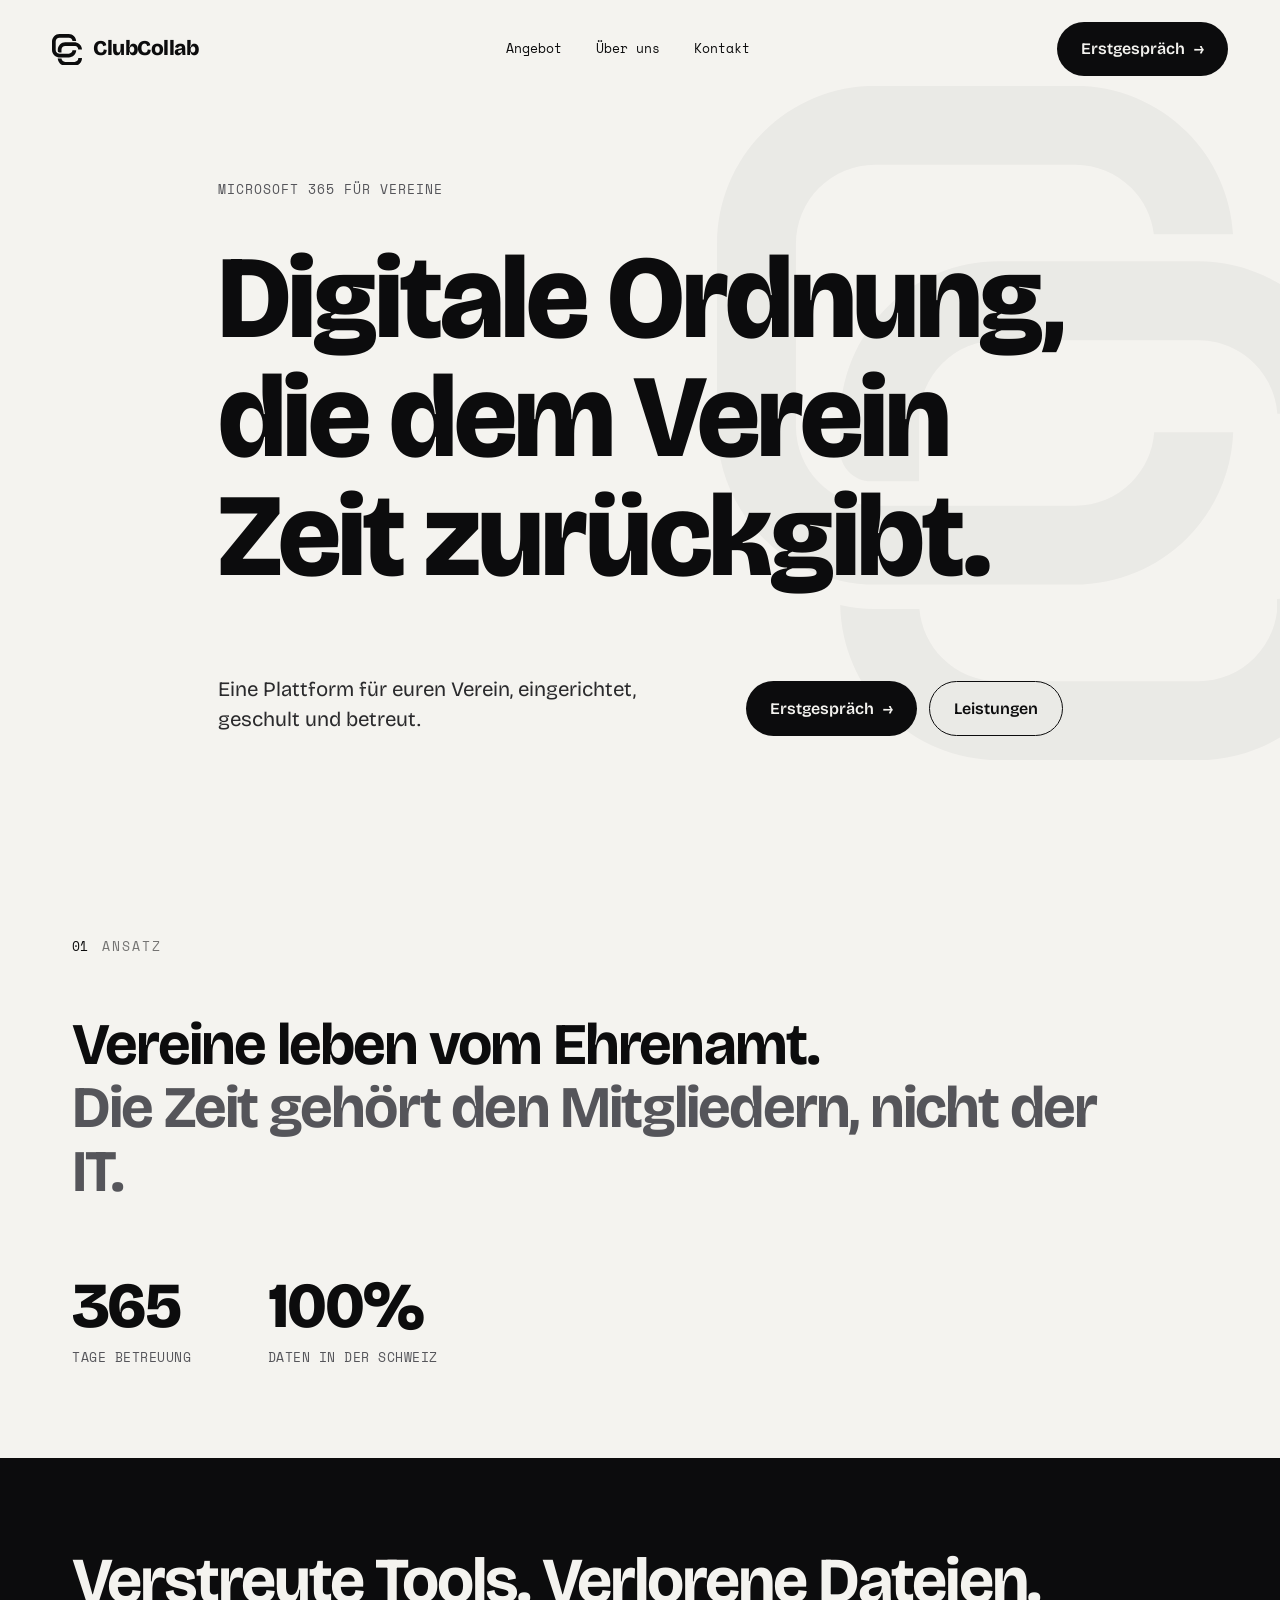
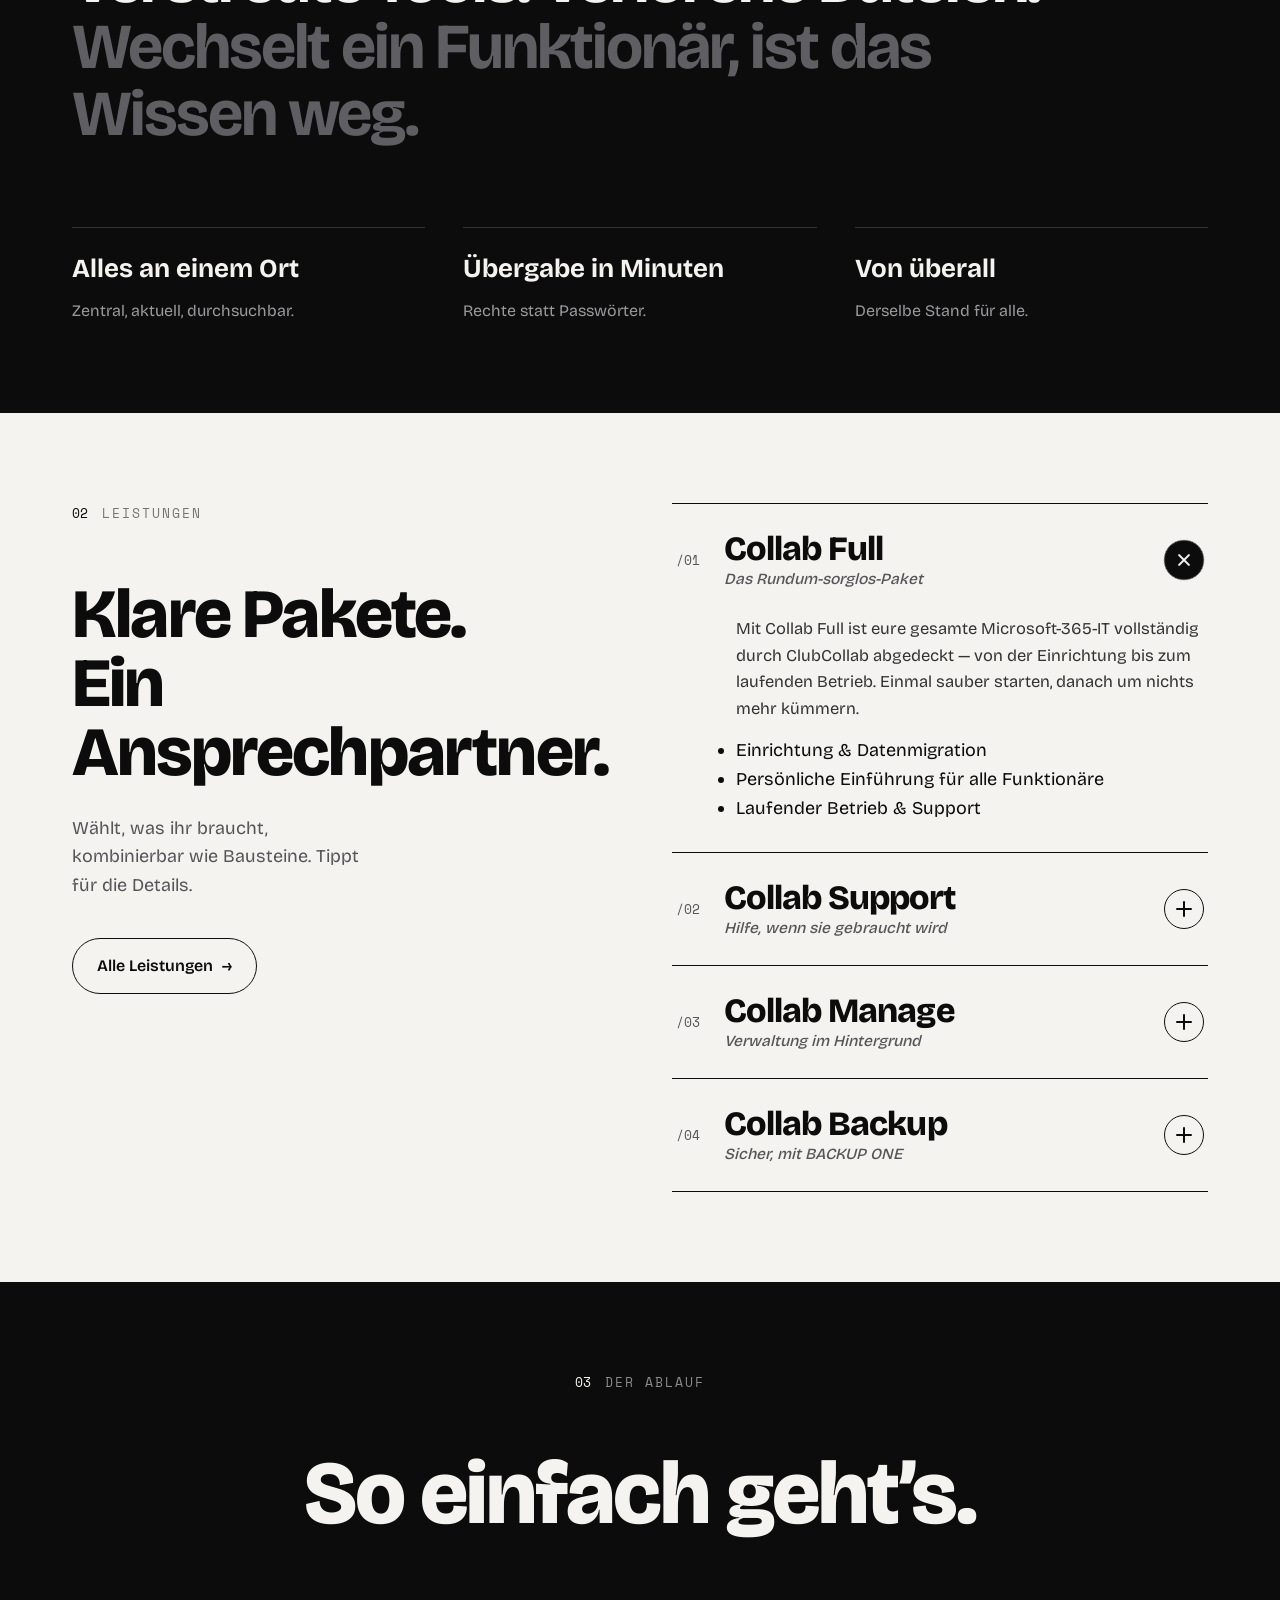
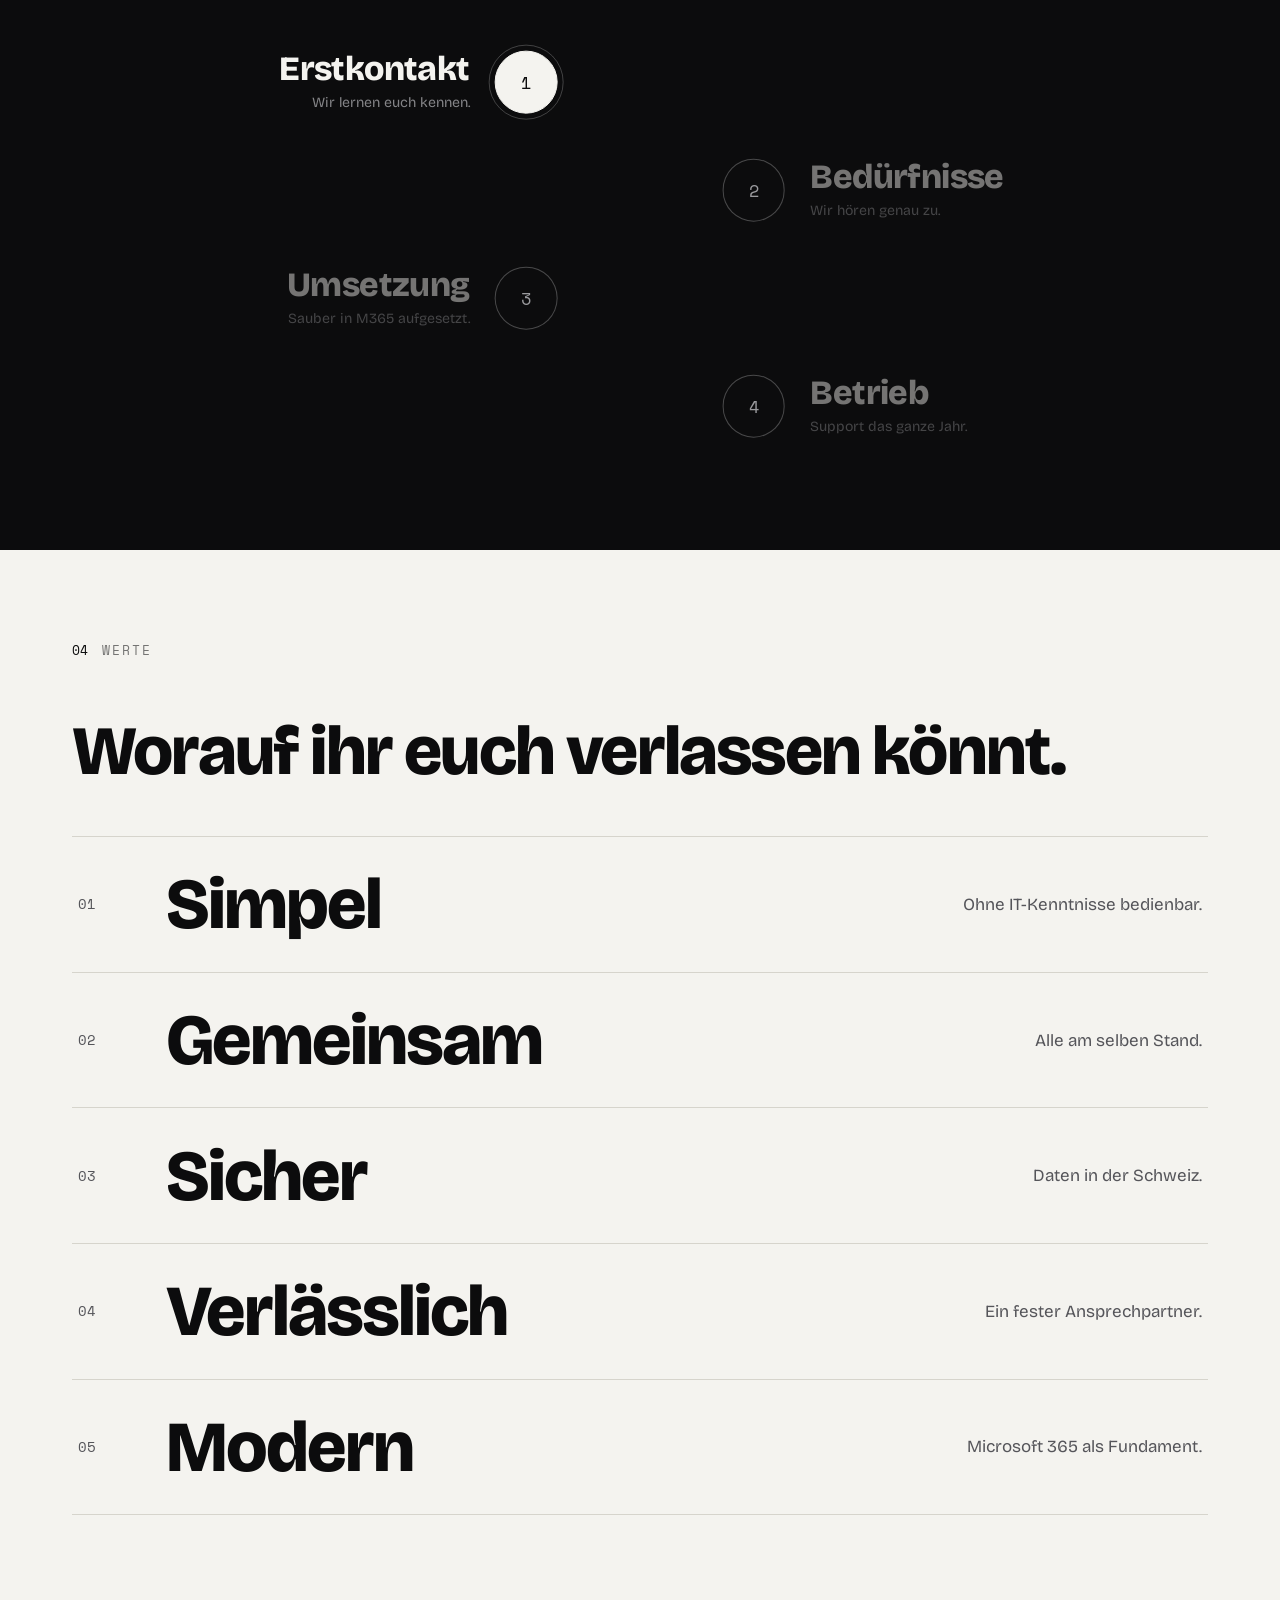
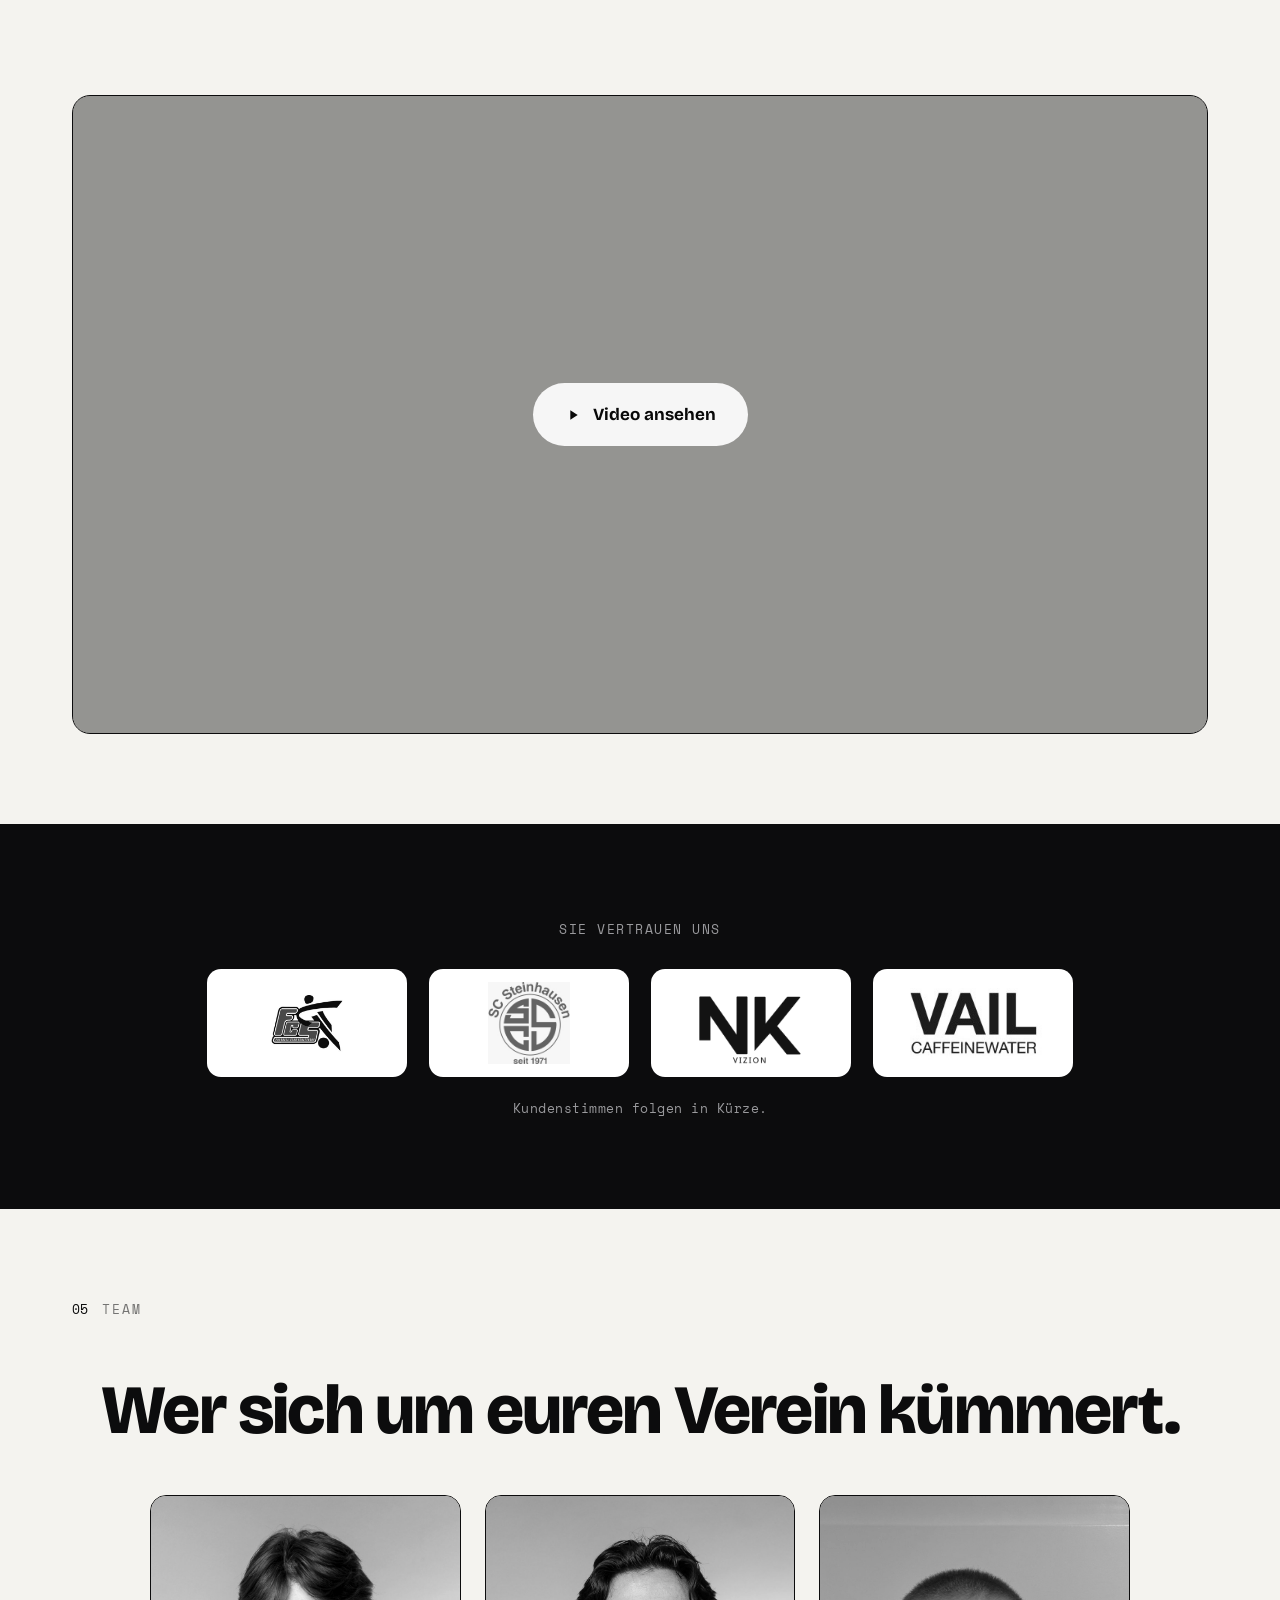
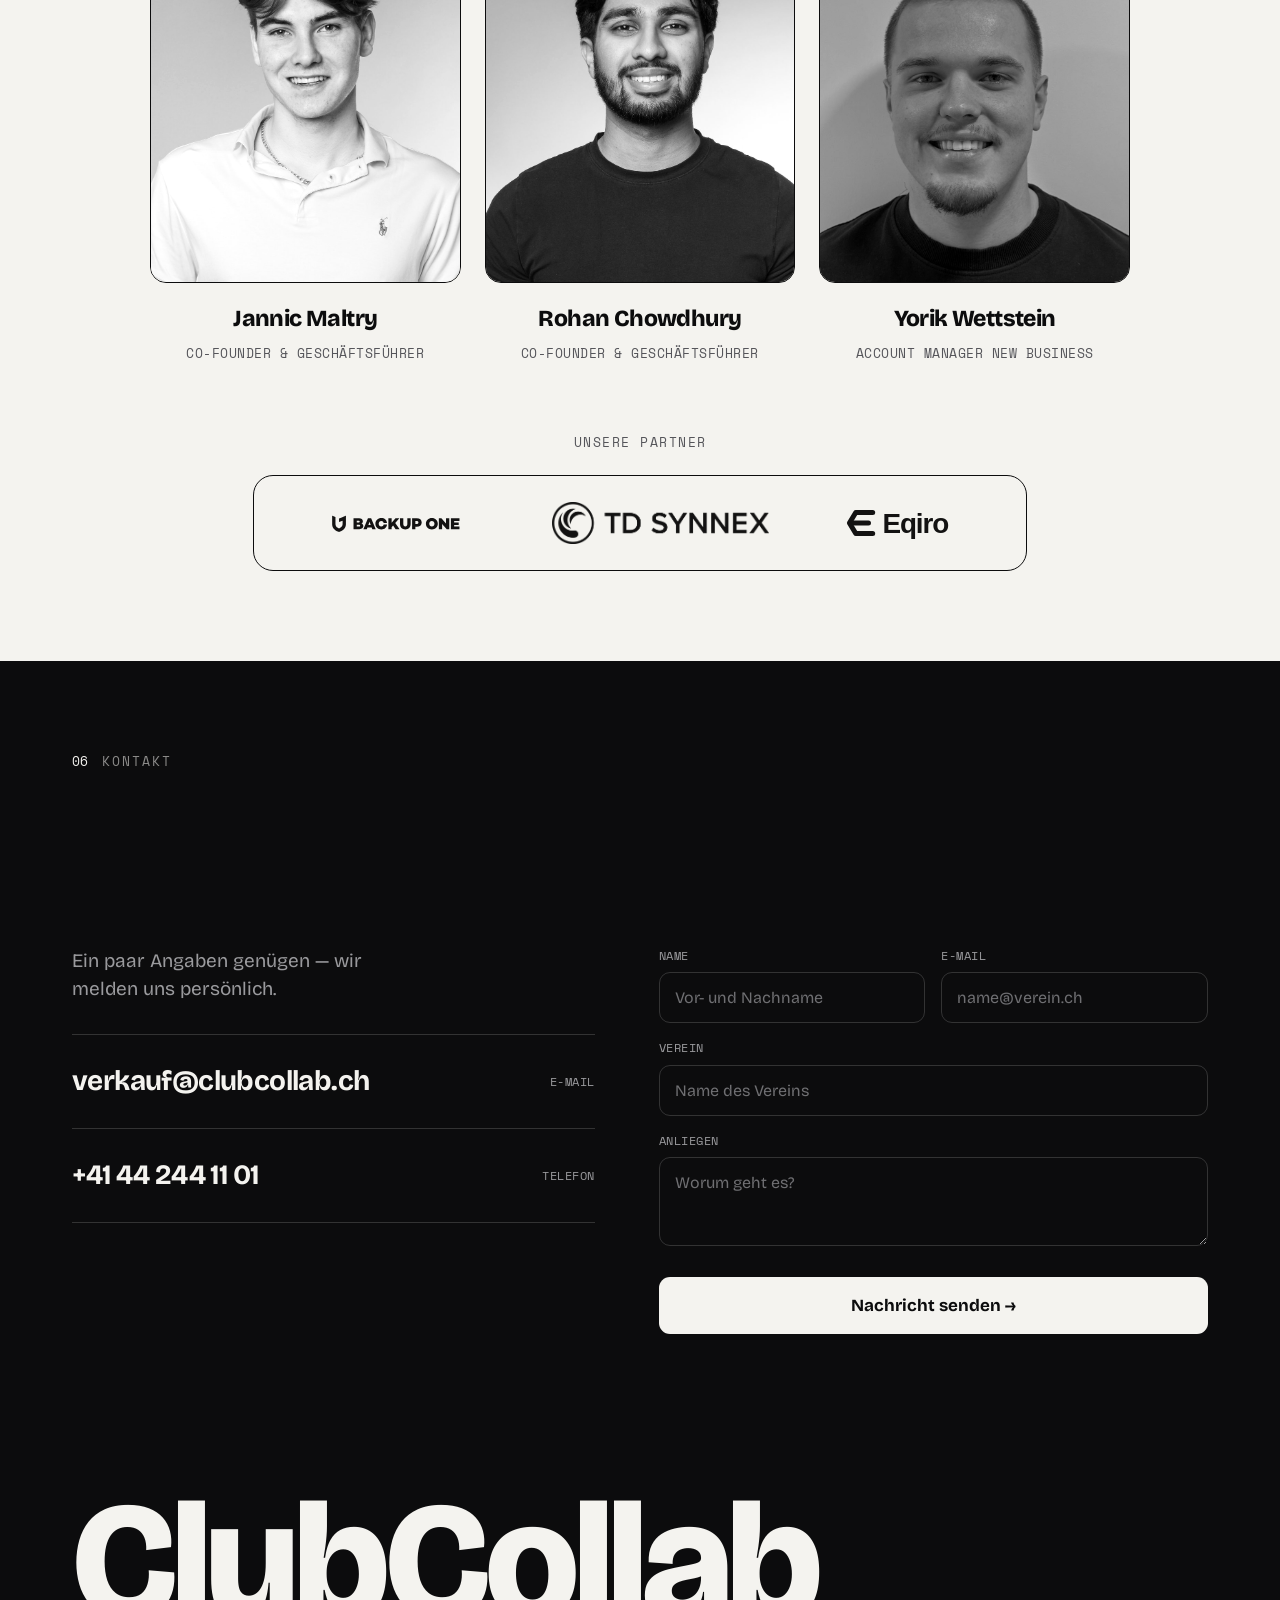
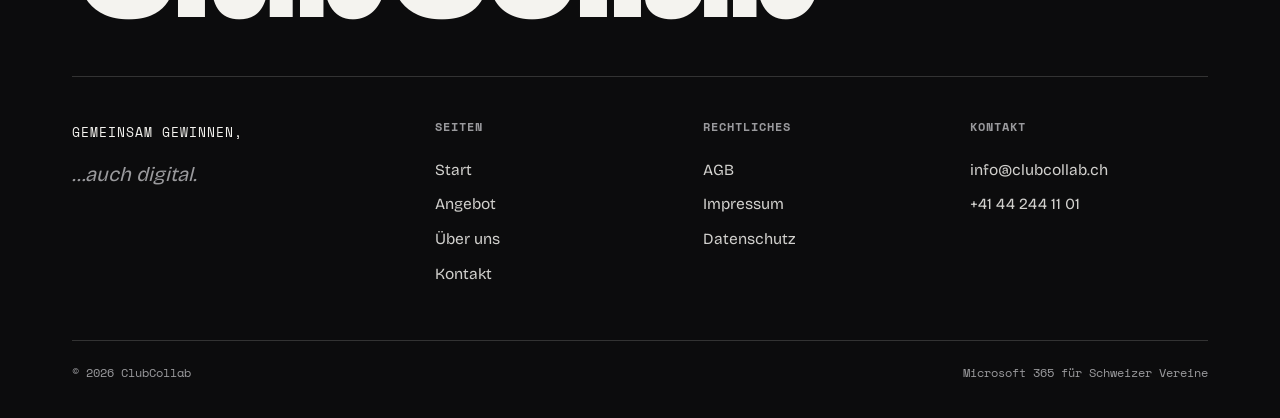
<file: index.html>
<!DOCTYPE html>
<html lang="de-CH">
<head>
<meta charset="UTF-8">
<meta name="viewport" content="width=device-width, initial-scale=1.0">
<title>ClubCollab — Digitale Ordnung für Vereine</title>
<meta name="description" content="Microsoft 365 für Schweizer Vereine: eine Plattform für euren Verein — eingerichtet, geschult und betreut. Daten in der Schweiz, ein fester Ansprechpartner.">
<link rel="canonical" href="https://clubcollab.ch/">
<meta property="og:type" content="website">
<meta property="og:site_name" content="ClubCollab">
<meta property="og:locale" content="de_CH">
<meta property="og:title" content="ClubCollab — Digitale Ordnung für Vereine">
<meta property="og:description" content="Microsoft 365 für Schweizer Vereine: eine Plattform für euren Verein — eingerichtet, geschult und betreut.">
<meta property="og:url" content="https://clubcollab.ch/">
<meta property="og:image" content="https://clubcollab.ch/assets/logo-horizontal-3.png">
<meta name="twitter:card" content="summary_large_image">
<script type="application/ld+json">
{
  "@context": "https://schema.org",
  "@type": "Organization",
  "name": "ClubCollab",
  "legalName": "ClubCollab KLG",
  "url": "https://clubcollab.ch/",
  "logo": "https://clubcollab.ch/assets/logo-horizontal-3.png",
  "email": "info@clubcollab.ch",
  "telephone": "+41 44 244 11 01",
  "address": {
    "@type": "PostalAddress",
    "streetAddress": "Waldstrasse 27",
    "postalCode": "8136",
    "addressLocality": "Gattikon",
    "addressCountry": "CH"
  },
  "description": "Microsoft 365 für Schweizer Vereine — eingerichtet, geschult und betreut."
}
</script>
<link rel="icon" href="./assets/favicon.svg">
<link rel="preconnect" href="https://fonts.googleapis.com">
<link rel="preconnect" href="https://fonts.gstatic.com" crossorigin>
<link href="https://fonts.googleapis.com/css2?family=Bricolage+Grotesque:opsz,wght@12..96,400;12..96,500;12..96,600;12..96,700;12..96,800&family=Space+Mono:wght@400;700&display=swap" rel="stylesheet">
<style>
:root{
  --paper:#f4f3ef;
  --paper-2:#e9e7e0;
  --ink:#0c0c0d;
  --muted:#55555a;
  --muted-d:#9a9a9d;
  --line:#d6d4cc;
  --line-d:rgba(255,255,255,.16);
}
*{margin:0;padding:0;box-sizing:border-box}
html{scroll-behavior:smooth}
body{background:var(--paper);color:var(--ink);font-family:'Bricolage Grotesque',system-ui,sans-serif;
  -webkit-font-smoothing:antialiased;overflow-x:hidden;font-size:18px;line-height:1.6}
a{color:inherit;text-decoration:none}
img,svg{display:block;max-width:100%}
::selection{background:var(--ink);color:var(--paper)}
.mono{font-family:'Space Mono',monospace}
.label{font-family:'Space Mono',monospace;font-size:12.5px;letter-spacing:1px;text-transform:uppercase}

.progress{position:fixed;top:0;left:0;height:2px;width:0;background:var(--ink);z-index:1000;mix-blend-mode:difference;transition:width .15s ease-out}

/* NAV */
nav{position:fixed;top:0;left:0;right:0;z-index:900;display:flex;align-items:center;justify-content:space-between;
  padding:22px clamp(20px,5vw,52px);transition:.4s;border-bottom:1px solid transparent}
nav.scrolled{background:rgba(244,243,239,.9);backdrop-filter:blur(14px);border-color:var(--line);padding-top:15px;padding-bottom:15px}
.brand{display:flex;align-items:center;gap:11px;font-weight:800;letter-spacing:-.5px;font-size:21px}
.brand .mark{width:30px;height:30px;color:var(--ink)}
.navlinks{display:flex;gap:6px}
.navlinks a{font-family:'Space Mono',monospace;font-size:13px;padding:8px 14px;border-radius:100px;transition:.25s;color:var(--ink)}
.navlinks a:hover{background:var(--ink);color:var(--paper)}
.btn{display:inline-flex;align-items:center;gap:9px;background:var(--ink);color:var(--paper);font-weight:600;font-size:16px;
  padding:14px 24px;border-radius:100px;transition:.3s;border:none;cursor:pointer;font-family:'Bricolage Grotesque'}
.btn:hover{transform:translateY(-2px)}
.btn .ar{transition:.3s}.btn:hover .ar{transform:translateX(3px)}
.btn.line{background:transparent;color:var(--ink);border:1.5px solid var(--ink)}
.btn.line:hover{background:var(--ink);color:var(--paper)}
.btn.inv{background:var(--paper);color:var(--ink)}
.navlinks>.btn{display:none}
.nav-cta{display:flex;align-items:center;gap:12px}
.nav-toggle{display:none;width:46px;height:46px;border:1.5px solid var(--ink);border-radius:12px;background:transparent;cursor:pointer;align-items:center;justify-content:center;flex-direction:column;gap:5px}
.nav-toggle span{display:block;width:20px;height:2px;background:var(--ink);transition:.3s}
nav.open .nav-toggle span:nth-child(1){transform:translateY(7px) rotate(45deg)}
nav.open .nav-toggle span:nth-child(2){opacity:0}
nav.open .nav-toggle span:nth-child(3){transform:translateY(-7px) rotate(-45deg)}
.nav-backdrop{position:fixed;inset:0;background:rgba(0,0,0,.4);opacity:0;pointer-events:none;transition:.3s;z-index:899}
@media(max-width:860px){
  .nav-toggle{display:flex}
  .nav-cta>.btn{display:none}
  .navlinks{position:fixed;top:0;right:0;height:100dvh;width:min(82vw,340px);background:var(--ink);
    flex-direction:column;align-items:stretch;justify-content:flex-start;gap:6px;padding:96px 24px 32px;
    transform:translateX(100%);transition:transform .4s cubic-bezier(.16,1,.3,1);box-shadow:-20px 0 60px rgba(0,0,0,.3)}
  nav.open .navlinks{transform:none}
  .navlinks a{color:var(--paper);font-family:'Bricolage Grotesque';font-size:22px;font-weight:700;padding:14px 6px;border-bottom:1px solid var(--line-d);border-radius:0}
  .navlinks a:hover{background:transparent;color:var(--paper);padding-left:12px}
  .navlinks>.btn{display:flex;margin-top:18px;justify-content:center;background:var(--paper);color:var(--ink);border:none}
  nav.open ~ .nav-backdrop{opacity:1;pointer-events:auto}
}

.container{max-width:1240px;margin:0 auto;padding:0 clamp(20px,5vw,52px);position:relative}

/* HERO */
.hero{position:relative;min-height:94vh;display:flex;flex-direction:column;justify-content:center;padding:130px 0 60px;overflow:hidden}
.hero-mono{position:absolute;right:-6vw;top:50%;transform:translateY(-50%);width:min(52vw,640px);color:rgba(12,12,13,.04);z-index:0;pointer-events:none}
.hero .container{z-index:2}
.hero .ey{color:var(--muted);margin-bottom:clamp(26px,4vw,42px);display:block}
h1.hero-h{font-weight:800;letter-spacing:-3px;line-height:.96;font-size:clamp(46px,9.2vw,138px)}
h1.hero-h .o{-webkit-text-stroke:2px var(--ink);color:transparent}
.line-rise{display:block;overflow:hidden;padding-bottom:.05em}
.line-rise>span{display:inline-block;will-change:transform}
@media (prefers-reduced-motion:no-preference){
  .line-rise>span{transform:translateY(108%);animation:rise 1.05s cubic-bezier(.16,1,.3,1) forwards}
  .line-rise:nth-child(1)>span{animation-delay:.06s}
  .line-rise:nth-child(2)>span{animation-delay:.18s}
  .line-rise:nth-child(3)>span{animation-delay:.30s}
}
@keyframes rise{to{transform:translateY(0)}}
.hero-bottom{display:flex;justify-content:space-between;align-items:flex-end;gap:30px;flex-wrap:wrap;margin-top:clamp(36px,5vw,56px)}
.hero-lede{font-size:clamp(19px,1.6vw,23px);line-height:1.5;max-width:440px;color:#2a2a2c}
.hero-actions{display:flex;gap:12px;flex-wrap:wrap;margin-top:26px}

/* SECTION base */
section{position:relative}
.sec{padding:clamp(72px,10vh,118px) 0}
.dark{background:var(--ink);color:var(--paper)}
.dark .muted2{color:var(--muted-d)}
.sec-head{display:flex;align-items:center;gap:14px;margin-bottom:clamp(34px,5vw,56px)}
.sec-head .no{font-family:'Space Mono',monospace;font-size:13px}
.sec-head .ti{font-family:'Space Mono',monospace;font-size:13px;letter-spacing:2px;text-transform:uppercase;opacity:.55}
h2{font-weight:800;letter-spacing:-1.8px;line-height:1.0;font-size:clamp(34px,5.4vw,74px)}

/* gentle reveal */
.reveal{opacity:0;transform:translateY(24px);transition:opacity .9s cubic-bezier(.16,1,.3,1),transform .9s cubic-bezier(.16,1,.3,1)}
.reveal.in{opacity:1;transform:none}
@media (prefers-reduced-motion:reduce){.reveal{opacity:1;transform:none;transition:none}}

/* 01 ANSATZ — one bold statement */
.statement{max-width:1040px}
.statement .big{font-weight:700;font-size:clamp(28px,4.6vw,62px);line-height:1.08;letter-spacing:-1.8px}
.statement .big .dim{color:var(--muted)}
.mini{display:flex;gap:clamp(30px,6vw,80px);margin-top:clamp(40px,6vw,70px);flex-wrap:wrap}
.mini div .n{font-weight:800;font-size:clamp(40px,5vw,68px);letter-spacing:-2px;line-height:1}
.mini div .l{font-family:'Space Mono',monospace;font-size:12.5px;color:var(--muted);text-transform:uppercase;letter-spacing:.5px;margin-top:10px}

/* PROBLEM (dark) — short */
.problem h3{font-weight:700;font-size:clamp(30px,5vw,68px);letter-spacing:-2px;line-height:1.04;max-width:1000px}
.problem h3 .dim{color:#5f5f63}
.problem-grid{display:grid;grid-template-columns:repeat(3,1fr);gap:clamp(20px,3vw,40px);margin-top:clamp(50px,7vw,80px)}
@media(max-width:760px){.problem-grid{grid-template-columns:1fr;gap:28px}}
.problem-grid .it{border-top:1px solid var(--line-d);padding-top:20px}
.problem-grid .it b{font-size:clamp(20px,2.4vw,26px);font-weight:700;display:block;margin-bottom:8px}
.problem-grid .it p{font-size:16px;color:var(--muted-d)}

/* 02 LEISTUNGEN — sticky split, lean */
.split{display:grid;grid-template-columns:.8fr 1.2fr;gap:clamp(30px,5vw,80px);align-items:start}
@media(max-width:880px){.split{grid-template-columns:1fr;gap:36px}}
.ss-left{position:sticky;top:130px}
@media(max-width:880px){.ss-left{position:static}}
.ss-left h2{margin:14px 0 26px}
.ss-left .lede{color:var(--muted);font-size:18px;max-width:300px;margin-bottom:34px}
.ss-left .btn{margin-top:4px}
/* accordion packages */
.acc-list{border-top:1.5px solid var(--ink)}
.acc{border-bottom:1.5px solid var(--ink)}
.acc-head{width:100%;display:flex;align-items:center;gap:clamp(14px,2vw,24px);background:none;border:none;cursor:pointer;
  padding:clamp(20px,2.4vw,28px) 4px;text-align:left;font-family:inherit;color:var(--ink);transition:padding .3s}
.acc-head:hover{padding-left:12px}
.acc-no{font-family:'Space Mono',monospace;font-size:13px;color:var(--muted);flex:none}
.acc-titles{flex:1;display:flex;flex-direction:column;gap:4px;min-width:0}
.acc-name{font-size:clamp(22px,2.8vw,34px);font-weight:800;letter-spacing:-.8px;line-height:1}
.acc-tag{font-style:italic;font-weight:500;font-size:15.5px;color:var(--muted)}
.acc-ic{flex:none;width:40px;height:40px;border:1.5px solid var(--ink);border-radius:50%;position:relative;transition:transform .45s cubic-bezier(.16,1,.3,1),background .3s}
.acc-ic::before,.acc-ic::after{content:"";position:absolute;background:var(--ink);border-radius:2px}
.acc-ic::before{top:50%;left:11px;right:11px;height:2px;transform:translateY(-50%)}
.acc-ic::after{left:50%;top:11px;bottom:11px;width:2px;transform:translateX(-50%)}
.acc.open .acc-ic{transform:rotate(135deg);background:var(--ink)}
.acc.open .acc-ic::before,.acc.open .acc-ic::after{background:var(--paper)}
.acc-body{max-height:0;overflow:hidden;transition:max-height .5s cubic-bezier(.16,1,.3,1)}
.acc.open .acc-body{max-height:420px}
.acc-inner{padding:0 4px clamp(24px,2.6vw,30px) clamp(30px,5vw,64px)}
.acc-text{font-size:16.5px;line-height:1.6;color:#333}
.acc-inner .ulist{margin-top:14px}
@media(max-width:560px){.acc-ic{width:36px;height:36px}.acc-inner{padding-left:6px}}

/* 03 ABLAUF — serpentine scroll timeline (dark) */
.jwrap{position:relative;margin-top:clamp(50px,7vw,90px);color:var(--paper)}
.jsvg{position:absolute;inset:0;width:100%;height:100%;z-index:0;overflow:visible;color:rgba(255,255,255,.9);pointer-events:none}
.jstep{position:relative;z-index:1;min-height:clamp(98px,12vh,124px)}
.jnode{position:absolute;top:50%;left:40%;transform:translate(-50%,-50%);z-index:2;
  width:clamp(54px,4.9vw,68px);height:clamp(54px,4.9vw,68px);border-radius:50%;display:grid;place-items:center;
  background:var(--ink);border:1.5px solid rgba(255,255,255,.25);font-family:'Space Mono',monospace;font-size:17px;color:var(--muted-d);
  transition:background .5s,color .5s,border-color .5s}
.jstep[data-side="right"] .jnode{left:60%}
.jnode::after{content:"";position:absolute;inset:-7px;border-radius:50%;border:1px solid rgba(255,255,255,0);transition:border-color .5s}
.jnode.on{background:var(--paper);color:var(--ink);border-color:var(--paper)}
.jnode.on::after{border-color:rgba(255,255,255,.22)}
.jcontent{position:absolute;top:50%;transform:translateY(-50%);max-width:30%;z-index:2}
.jstep[data-side="left"] .jcontent{right:65%;text-align:right}
.jstep[data-side="right"] .jcontent{left:65%;text-align:left}
.jcontent h4{font-size:clamp(22px,2.7vw,34px);font-weight:800;letter-spacing:-.6px;line-height:1.05;opacity:.45;transition:opacity .5s}
.jcontent p{font-size:clamp(14px,1.1vw,16.5px);color:var(--muted-d);line-height:1.4;margin-top:6px;opacity:.4;transition:opacity .5s}
.jstep.on .jcontent h4{opacity:1}
.jstep.on .jcontent p{opacity:.85}
/* clean vertical timeline on tablets & phones (serpentine only on real desktop) */
@media(max-width:1024px){
  .jwrap{margin-top:36px;max-width:680px;margin-left:auto;margin-right:auto}
  .jsvg{display:none!important}
  .jnode::after{display:none}
  .jwrap::before{content:"";position:absolute;left:23px;top:34px;bottom:34px;width:2px;background:rgba(255,255,255,.22);z-index:0}
  .jstep{display:flex;align-items:center;gap:22px;min-height:auto;padding:15px 0}
  .jnode{position:static!important;transform:none!important;flex:none;width:48px;height:48px;font-size:16px;left:auto!important}
  .jstep[data-side="right"] .jnode{left:auto!important}
  .jcontent{position:static!important;transform:none!important;max-width:none!important;text-align:left!important}
  .jstep[data-side="left"] .jcontent,.jstep[data-side="right"] .jcontent{right:auto;left:auto;text-align:left}
  .jcontent h4{font-size:clamp(20px,4.5vw,26px)}
  .jcontent p{font-size:clamp(15px,3.6vw,17px)}
}
@media (prefers-reduced-motion:reduce){
  #jline{stroke-dashoffset:0!important}
  .jnode{background:var(--paper);color:var(--ink);border-color:var(--paper)}
  .jcontent h4,.jcontent p{opacity:1}
}

/* 04 WERTE — type index, lean */
.vindex{border-top:1px solid var(--line);margin-top:clamp(34px,5vw,50px)}
.vrow{display:grid;grid-template-columns:64px 1fr auto;gap:24px;align-items:center;padding:clamp(20px,2.6vw,34px) 6px;border-bottom:1px solid var(--line);transition:padding .4s,background .4s}
.vrow:hover{padding-left:18px;background:var(--paper-2)}
.vrow .vn{font-family:'Space Mono',monospace;font-size:14px;color:var(--muted)}
.vrow .vname{font-weight:800;font-size:clamp(32px,5.6vw,76px);letter-spacing:-2px;line-height:.95;transition:transform .4s}
.vrow:hover .vname{transform:translateX(8px)}
.vrow .vdesc{font-size:17px;color:var(--muted);text-align:right;max-width:300px}
@media(max-width:780px){.vrow{grid-template-columns:44px 1fr;gap:14px}.vrow .vdesc{grid-column:2;text-align:left;font-size:15.5px;margin-top:4px}}

/* STATS (dark) */
.stats{display:grid;grid-template-columns:repeat(4,1fr)}
@media(max-width:760px){.stats{grid-template-columns:1fr 1fr;gap:30px 0}}
.st{padding-left:26px;border-left:1px solid var(--line-d)}
.st .n{font-weight:800;font-size:clamp(48px,6vw,88px);letter-spacing:-3px;line-height:1}
.st .l{font-family:'Space Mono',monospace;font-size:12.5px;color:var(--muted-d);text-transform:uppercase;letter-spacing:.5px;margin-top:12px}

/* VIDEO */
.video{position:relative;aspect-ratio:16/9;border-radius:18px;overflow:hidden;border:1.5px solid var(--ink)}
.video iframe{width:100%;height:100%;border:0}
.vposter{position:absolute;inset:0;background-size:cover;background-position:center;display:grid;place-items:center;cursor:pointer;filter:grayscale(1) contrast(1.03)}
.vposter::after{content:"";position:absolute;inset:0;background:rgba(8,8,9,.4)}
.vplay{position:relative;z-index:2;background:var(--paper);color:var(--ink);padding:18px 32px;border-radius:100px;font-weight:700;font-size:17px;display:flex;gap:12px;align-items:center;transition:transform .3s}
.vposter:hover .vplay{transform:scale(1.05)}

/* QUOTE (dark) */
.bigquote{max-width:1080px}
.bigquote .stars{font-family:'Space Mono',monospace;letter-spacing:4px;margin-bottom:24px;font-size:16px}
.bigquote q{font-weight:600;font-size:clamp(30px,5vw,70px);line-height:1.06;letter-spacing:-2px;quotes:none}
.bigquote q em{font-style:italic;font-weight:400}
.bigquote cite{display:block;margin-top:30px;font-style:normal;font-family:'Space Mono',monospace;font-size:13px;color:var(--muted-d)}
.logos-strip{margin-top:clamp(50px,7vw,84px);text-align:center;border-top:1px solid var(--line-d);padding-top:clamp(34px,5vw,50px)}
.logos-strip .ls-label{font-family:'Space Mono',monospace;font-size:13px;letter-spacing:1.5px;text-transform:uppercase;color:var(--muted-d)}
.logos-strip .ls-row{display:flex;flex-wrap:wrap;justify-content:center;gap:clamp(14px,1.8vw,22px);margin-top:26px}
.logo-tile{min-width:clamp(150px,20vw,200px);height:108px;padding:12px 24px;background:#fff;border-radius:14px;display:grid;place-items:center;transition:transform .3s}
.logo-tile:hover{transform:translateY(-3px)}
.logo-tile img{max-height:82px;max-width:150px;width:auto;filter:grayscale(1);mix-blend-mode:multiply}
.logo-tile img.inv{filter:invert(1) grayscale(1);mix-blend-mode:multiply}
.logos-strip .ls-note{font-family:'Space Mono',monospace;font-size:12.5px;letter-spacing:.5px;color:var(--muted-d);margin-top:22px}
@media(max-width:520px){.logo-tile{min-width:44%;height:80px}.logo-tile img{max-height:54px;max-width:120px}}

/* TEAM */
.team{display:grid;grid-template-columns:repeat(3,1fr);gap:24px;max-width:980px;margin-left:auto;margin-right:auto}
.team .mem{text-align:center}
@media(max-width:760px){.team{grid-template-columns:1fr;max-width:360px}}
.mem .ph{aspect-ratio:4/5;background:var(--paper-2);border:1.5px solid var(--ink);border-radius:16px;
  margin-bottom:18px;overflow:hidden;position:relative}
.mem .ph img{width:100%;height:100%;object-fit:cover;object-position:center top;filter:grayscale(1) contrast(1.02);
  transform:scale(1.6);transform-origin:top center;transition:transform .6s cubic-bezier(.16,1,.3,1)}
.mem:hover .ph img{transform:scale(1.66)}
.mem .ph img.tight{transform:scale(1.04)}
.mem:hover .ph img.tight{transform:scale(1.08)}
.mem h4{font-size:23px;font-weight:800;letter-spacing:-.6px}
.mem .pos{font-family:'Space Mono',monospace;font-size:12.5px;color:var(--muted);text-transform:uppercase;letter-spacing:.5px;margin-top:6px}
.partners{display:flex;flex-direction:column;align-items:center;gap:22px;margin-top:68px;text-align:center}
.partners .lbl{font-family:'Space Mono',monospace;font-size:13px;text-transform:uppercase;letter-spacing:1.5px;color:var(--muted)}
.partners .logos{display:flex;align-items:center;justify-content:center;gap:clamp(34px,6vw,72px);flex-wrap:wrap;
  border:1.5px solid var(--ink);border-radius:20px;padding:26px clamp(30px,5vw,60px);background:var(--paper)}
.partners img{height:42px;filter:grayscale(1) brightness(0);opacity:.92;transition:transform .3s,opacity .3s}
.partners img:hover{opacity:1;transform:translateY(-3px)}
@media(max-width:520px){.partners img{height:32px}}

/* CONTACT (dark) */
.contact{display:grid;grid-template-columns:1fr 1.05fr;gap:clamp(30px,5vw,70px)}
@media(max-width:880px){.contact{grid-template-columns:1fr;gap:38px}}
.contact .links{display:flex;flex-direction:column}
.contact .links a{display:flex;justify-content:space-between;align-items:center;padding:24px 0;border-top:1px solid var(--line-d);
  font-size:clamp(20px,2.2vw,28px);font-weight:700;letter-spacing:-.6px;transition:padding .3s}
.contact .links a:last-child{border-bottom:1px solid var(--line-d)}
.contact .links a:hover{padding-left:12px}
.contact .links a small{font-family:'Space Mono',monospace;font-size:12px;color:var(--muted-d);font-weight:400;letter-spacing:.5px;text-transform:uppercase}
form{display:flex;flex-direction:column;gap:16px}
form .g2{display:grid;grid-template-columns:1fr 1fr;gap:16px}
@media(max-width:520px){form .g2{grid-template-columns:1fr}}
.fld label{font-family:'Space Mono',monospace;font-size:11.5px;letter-spacing:.5px;text-transform:uppercase;color:var(--muted-d);display:block;margin-bottom:7px}
input,select,textarea{width:100%;background:transparent;border:1.5px solid var(--line-d);border-radius:11px;padding:15px;
  font-family:'Bricolage Grotesque';font-size:16px;color:var(--paper);outline:none;transition:border-color .25s}
input::placeholder,textarea::placeholder{color:#6f6f72}
select{color:var(--paper)}select option{color:#000}
input:focus,select:focus,textarea:focus{border-color:var(--paper)}
form button{margin-top:6px;background:var(--paper);color:var(--ink);border:none;padding:18px;border-radius:11px;font-weight:700;font-size:17px;cursor:pointer;transition:transform .3s;font-family:'Bricolage Grotesque'}
form button:hover{transform:translateY(-2px)}

/* FOOTER */
footer{background:var(--ink);color:var(--paper);padding:70px 0 36px}
.foot-big{font-weight:800;font-size:clamp(48px,13vw,180px);letter-spacing:-5px;line-height:.82;margin-bottom:46px}
.foot-grid{display:grid;grid-template-columns:1.4fr 1fr 1fr 1fr;gap:30px;padding-top:40px;border-top:1px solid var(--line-d)}
@media(max-width:760px){.foot-grid{grid-template-columns:1fr 1fr}}
.foot-brand .serify{font-style:italic;font-size:20px;margin-top:12px;display:block;max-width:240px;color:var(--muted-d)}
.foot-col h5{font-family:'Space Mono',monospace;font-size:12px;text-transform:uppercase;letter-spacing:1px;color:var(--muted-d);margin-bottom:16px}
.foot-col a{display:block;font-size:15.5px;padding:5px 0;transition:padding .2s;opacity:.85}
.foot-col a:hover{opacity:1;padding-left:5px}
.foot-base{display:flex;justify-content:space-between;flex-wrap:wrap;gap:12px;margin-top:48px;padding-top:22px;border-top:1px solid var(--line-d);font-family:'Space Mono',monospace;font-size:12px;color:var(--muted-d)}
.badge{position:fixed;bottom:18px;left:18px;z-index:800;background:var(--ink);color:var(--paper);font-family:'Space Mono',monospace;font-size:11px;letter-spacing:.5px;text-transform:uppercase;padding:8px 14px;border-radius:100px}

/* ---- mobile readability: keep small text legible for older users ---- */
@media(max-width:680px){
  body{font-size:17px}
  .label{font-size:13px}
  .sec-head .no,.sec-head .ti{font-size:12.5px}
  .svc .svc-no,.svc .pill,.svc .feat span{font-size:12.5px}
  .mini div .l,.st .l{font-size:13px;letter-spacing:.4px}
  .mem .pos{font-size:13px}
  .fld label{font-size:13px}
  .contact .links a small{font-size:12.5px}
  .foot-col a{font-size:16px}
  .foot-col h5,.foot-base{font-size:13px}
  h1.hero-h{font-size:clamp(56px,15vw,82px);letter-spacing:-2px}
  .hero-lede{font-size:19px}
  .statement .col p,.svc p,.vrow .vdesc{font-size:16px}
  .container{padding-left:20px;padding-right:20px}
}
</style>
</head>
<body>
<div class="progress" id="progress"></div>

<svg width="0" height="0" style="position:absolute"><symbol id="mono" viewBox="0 0 620 654">
<path fill-rule="evenodd" clip-rule="evenodd" d="M119.342 479.755C91.3726 473.395 65.5185 459.271 44.915 438.671C16.176 409.929 0.0253906 370.941 0.0253906 330.289L0.0253906 153.529C0.0253906 112.886 16.176 73.8978 44.915 45.1561C73.6634 16.4053 112.644 0.257812 153.294 0.257812L346.935 0.257812C387.586 0.257812 426.566 16.4053 455.314 45.1561C481.827 71.6669 497.626 106.895 499.917 144.101H423.161C421.074 127.207 413.412 111.384 401.241 99.2211C386.843 84.8188 367.307 76.7226 346.935 76.7226L153.294 76.7226C132.923 76.7226 113.386 84.8188 98.9888 99.2211C84.5821 113.623 76.493 133.163 76.493 153.529L76.493 330.289C76.493 350.664 84.5821 370.194 98.9888 384.597C104.972 390.588 111.856 395.491 119.314 399.17C129.787 404.334 141.401 407.095 153.294 407.095H346.935C367.307 407.095 386.843 399.008 401.241 384.597C414.321 371.526 422.188 354.227 423.533 335.911L500.102 335.911C498.683 374.521 482.727 411.251 455.314 438.671C426.566 467.412 387.586 483.56 346.935 483.56H153.294C141.782 483.56 130.39 482.265 119.342 479.755Z"/>
<path fill-rule="evenodd" clip-rule="evenodd" d="M466.22 170.339C477.733 170.339 489.124 171.635 500.173 174.154C528.142 180.505 553.996 194.637 574.599 215.238C602.012 242.648 617.968 279.387 619.387 317.997H542.818C541.473 299.682 533.606 282.374 520.526 269.303C514.543 263.311 507.659 258.418 500.21 254.738C489.737 249.566 478.122 246.804 466.22 246.804L272.579 246.804C252.208 246.804 232.671 254.9 218.274 269.303C203.867 283.705 195.778 303.244 195.778 323.611L195.778 383.514H149.163C132.678 383.514 119.311 370.146 119.311 353.657C119.311 338.652 119.311 323.611 119.311 323.611C119.311 282.967 135.461 243.979 164.2 215.238C192.949 186.487 231.929 170.339 272.579 170.339L466.22 170.339Z"/>
<path fill-rule="evenodd" clip-rule="evenodd" d="M619.204 509.798C616.912 547.013 601.114 582.241 574.601 608.752C545.853 637.494 506.872 653.641 466.222 653.641H272.581C231.93 653.641 192.95 637.494 164.202 608.752C136.158 580.703 120.11 542.911 119.34 503.339C130.398 505.848 141.78 507.144 153.302 507.144H196.076C197.663 525.037 205.474 541.886 218.275 554.678C232.673 569.089 252.209 577.176 272.581 577.176L466.222 577.176C486.594 577.176 506.13 569.089 520.528 554.678C532.699 542.515 540.361 526.692 542.448 509.798V497.437L619.204 494.963V509.798Z"/>
</symbol></svg>

<nav id="nav">
  <a href="#top" class="brand"><span class="mark"><svg viewBox="0 0 620 654" fill="currentColor"><use href="#mono"/></svg></span>ClubCollab</a>
  <div class="navlinks">
    <a href="./angebot.html">Angebot</a>
    <a href="./ueber-uns.html">Über uns</a>
    <a href="./kontakt.html">Kontakt</a>
    <a href="./kontakt.html" class="btn">Erstgespräch <span class="ar">→</span></a>
  </div>
  <div class="nav-cta">
    <a href="./kontakt.html" class="btn">Erstgespräch <span class="ar">→</span></a>
    <button class="nav-toggle" aria-label="Menü öffnen"><span></span><span></span><span></span></button>
  </div>
</nav>
<div class="nav-backdrop"></div>

<!-- HERO -->
<header class="hero" id="top">
  <div class="hero-mono"><svg viewBox="0 0 620 654" fill="currentColor"><use href="#mono"/></svg></div>
  <div class="container">
    <span class="ey label">Microsoft 365 für Vereine</span>
    <h1 class="hero-h">
      <span class="line-rise"><span>Digitale Ordnung,</span></span>
      <span class="line-rise"><span>die dem Verein</span></span>
      <span class="line-rise"><span>Zeit zurückgibt.</span></span>
    </h1>
    <div class="hero-bottom">
      <p class="hero-lede">Eine Plattform für euren Verein, eingerichtet, geschult und betreut.</p>
      <div class="hero-actions">
        <a href="#kontakt" class="btn">Erstgespräch <span class="ar">→</span></a>
        <a href="#leistungen" class="btn line">Leistungen</a>
      </div>
    </div>
  </div>
</header>

<!-- 01 ANSATZ -->
<section id="ansatz"><div class="container"><div class="sec">
  <div class="sec-head reveal"><span class="no">01</span><span class="ti">Ansatz</span></div>
  <div class="statement reveal">
    <p class="big">Vereine leben vom Ehrenamt.<br><span class="dim">Die Zeit gehört den Mitgliedern, nicht der IT.</span></p>
    <div class="mini" id="mini">
      <div><div class="n"><span data-count="365">365</span></div><div class="l">Tage Betreuung</div></div>
      <div><div class="n"><span data-count="100">100</span>%</div><div class="l">Daten in der Schweiz</div></div>
    </div>
  </div>
</div></div></section>

<!-- PROBLEM (dark) -->
<section class="dark"><div class="container"><div class="sec problem">
  <h3 class="reveal">Verstreute Tools. Verlorene Dateien. <span class="dim">Wechselt ein Funktionär, ist das Wissen weg.</span></h3>
  <div class="problem-grid">
    <div class="it reveal"><b>Alles an einem Ort</b><p>Zentral, aktuell, durchsuchbar.</p></div>
    <div class="it reveal"><b>Übergabe in Minuten</b><p>Rechte statt Passwörter.</p></div>
    <div class="it reveal"><b>Von überall</b><p>Derselbe Stand für alle.</p></div>
  </div>
</div></div></section>

<!-- 02 LEISTUNGEN -->
<section id="leistungen"><div class="container"><div class="sec">
  <div class="split">
    <div class="ss-left">
      <div class="sec-head"><span class="no">02</span><span class="ti">Leistungen</span></div>
      <h2>Klare Pakete.<br>Ein Ansprechpartner.</h2>
      <p class="lede">Wählt, was ihr braucht, kombinierbar wie Bausteine. Tippt für die Details.</p>
      <a href="./angebot.html" class="btn line">Alle Leistungen <span class="ar">→</span></a>
    </div>
    <div class="acc-list">
      <div class="acc open">
        <button class="acc-head" aria-expanded="true">
          <span class="acc-no">/01</span>
          <span class="acc-titles"><span class="acc-name">Collab Full</span><span class="acc-tag">Das Rundum-sorglos-Paket</span></span>
          <span class="acc-ic" aria-hidden="true"></span>
        </button>
        <div class="acc-body"><div class="acc-inner">
          <p class="acc-text">Mit Collab Full ist eure gesamte Microsoft-365-IT vollständig durch ClubCollab abgedeckt — von der Einrichtung bis zum laufenden Betrieb. Einmal sauber starten, danach um nichts mehr kümmern.</p>
          <ul class="ulist"><li>Einrichtung &amp; Datenmigration</li><li>Persönliche Einführung für alle Funktionäre</li><li>Laufender Betrieb &amp; Support</li></ul>
        </div></div>
      </div>
      <div class="acc">
        <button class="acc-head" aria-expanded="false">
          <span class="acc-no">/02</span>
          <span class="acc-titles"><span class="acc-name">Collab Support</span><span class="acc-tag">Hilfe, wenn sie gebraucht wird</span></span>
          <span class="acc-ic" aria-hidden="true"></span>
        </button>
        <div class="acc-body"><div class="acc-inner">
          <p class="acc-text">Wir lösen eure Microsoft-365-Probleme schnell und zuverlässig — per Telefon oder E-Mail. Ein fester Ansprechpartner kennt euren Verein.</p>
          <ul class="ulist"><li>Persönlicher Ansprechpartner</li><li>Schnelle Reaktionszeiten</li><li>Verständliche Anleitungen</li></ul>
        </div></div>
      </div>
      <div class="acc">
        <button class="acc-head" aria-expanded="false">
          <span class="acc-no">/03</span>
          <span class="acc-titles"><span class="acc-name">Collab Manage</span><span class="acc-tag">Verwaltung im Hintergrund</span></span>
          <span class="acc-ic" aria-hidden="true"></span>
        </button>
        <div class="acc-body"><div class="acc-inner">
          <p class="acc-text">Wir verwalten eure Microsoft-365-Benutzer, Lizenzen und Gruppen. So bleibt eure Umgebung aktuell — ohne dass jemand im Verein zum IT-Profi werden muss.</p>
          <ul class="ulist"><li>Benutzer &amp; Rechte pflegen</li><li>Lizenzen verwalten</li><li>Gruppen &amp; Zugänge</li></ul>
        </div></div>
      </div>
      <div class="acc">
        <button class="acc-head" aria-expanded="false">
          <span class="acc-no">/04</span>
          <span class="acc-titles"><span class="acc-name">Collab Backup</span><span class="acc-tag">Sicher, mit BACKUP ONE</span></span>
          <span class="acc-ic" aria-hidden="true"></span>
        </button>
        <div class="acc-body"><div class="acc-inner">
          <p class="acc-text">Zuverlässige Datensicherung für eure Microsoft-365-Daten — automatisch, auf Schweizer Servern, gemeinsam mit BACKUP ONE. Geht etwas verloren, stellen wir es in Minuten wieder her.</p>
          <ul class="ulist"><li>Automatische Backups</li><li>Wiederherstellung in Minuten</li><li>Schweizer Rechenzentren</li></ul>
        </div></div>
      </div>
    </div>
  </div>
</div></div></section>

<!-- 03 ABLAUF (dark) — serpentine scroll timeline -->
<section id="ablauf" class="dark"><div class="container"><div class="sec">
  <div class="sec-head reveal" style="justify-content:center;text-align:center"><span class="no">03</span><span class="ti">Der Ablauf</span></div>
  <h2 class="reveal" style="text-align:center;margin-bottom:10px;font-size:clamp(34px,7vw,98px)">So einfach geht’s.</h2>
  <div class="jwrap" id="jwrap">
    <svg class="jsvg" id="jsvg" preserveAspectRatio="none" aria-hidden="true"><path id="jline" fill="none" stroke="currentColor" stroke-width="2" stroke-linecap="round"/></svg>
    <div class="jstep" data-side="left"><div class="jnode"><span>1</span></div><div class="jcontent"><h4>Erstkontakt</h4><p>Wir lernen euch kennen.</p></div></div>
    <div class="jstep" data-side="right"><div class="jnode"><span>2</span></div><div class="jcontent"><h4>Bedürfnisse</h4><p>Wir hören genau zu.</p></div></div>
    <div class="jstep" data-side="left"><div class="jnode"><span>3</span></div><div class="jcontent"><h4>Umsetzung</h4><p>Sauber in M365 aufgesetzt.</p></div></div>
    <div class="jstep" data-side="right"><div class="jnode"><span>4</span></div><div class="jcontent"><h4>Betrieb</h4><p>Support das ganze Jahr.</p></div></div>
  </div>
</div></div></section>

<!-- 04 WERTE -->
<section id="werte"><div class="container"><div class="sec">
  <div class="sec-head reveal"><span class="no">04</span><span class="ti">Werte</span></div>
  <h2 class="reveal">Worauf ihr euch verlassen könnt.</h2>
  <div class="vindex">
    <div class="vrow reveal"><span class="vn">01</span><span class="vname">Simpel</span><span class="vdesc">Ohne IT-Kenntnisse bedienbar.</span></div>
    <div class="vrow reveal"><span class="vn">02</span><span class="vname">Gemeinsam</span><span class="vdesc">Alle am selben Stand.</span></div>
    <div class="vrow reveal"><span class="vn">03</span><span class="vname">Sicher</span><span class="vdesc">Daten in der Schweiz.</span></div>
    <div class="vrow reveal"><span class="vn">04</span><span class="vname">Verlässlich</span><span class="vdesc">Ein fester Ansprechpartner.</span></div>
    <div class="vrow reveal"><span class="vn">05</span><span class="vname">Modern</span><span class="vdesc">Microsoft 365 als Fundament.</span></div>
  </div>
</div></div></section>

<!-- VIDEO -->
<section><div class="container"><div class="sec">
  <div class="video reveal">
    <div class="vposter" id="poster" style="background-image:url('https://i.ytimg.com/vi/F0rlcwOCTos/maxresdefault.jpg')">
      <div class="vplay"><svg width="16" height="16" viewBox="0 0 24 24" fill="currentColor"><path d="M8 5v14l11-7z"/></svg> Video ansehen</div>
    </div>
  </div>
</div></div></section>

<!-- QUOTE (dark) -->
<section class="dark"><div class="container"><div class="sec">
  <div class="logos-strip reveal" style="margin-top:0;border-top:none;padding-top:0">
    <span class="ls-label">Sie vertrauen uns</span>
    <div class="ls-row">
      <span class="logo-tile"><img src="./assets/logo-fc-schattdorf.jpg" alt="FC Schattdorf" loading="lazy"></span>
      <span class="logo-tile"><img src="./assets/logo-sc-steinhausen.jpg" alt="SC Steinhausen" loading="lazy"></span>
      <span class="logo-tile"><img src="./assets/logo-nk-vizion.jpg" alt="NK Vizion" class="inv" loading="lazy"></span>
      <span class="logo-tile"><img src="./assets/logo-vail.jpg" alt="VAIL Caffeinewater" loading="lazy"></span>
    </div>
    <p class="ls-note">Kundenstimmen folgen in Kürze.</p>
  </div>
</div></div></section>

<!-- TEAM -->
<section id="team"><div class="container"><div class="sec">
  <div class="sec-head reveal"><span class="no">05</span><span class="ti">Team</span></div>
  <h2 class="reveal" style="text-align:center">Wer sich um euren Verein kümmert.</h2>
  <div class="team" style="margin-top:clamp(34px,5vw,50px)">
    <div class="mem reveal"><div class="ph"><img src="./assets/jannic.jpg" alt="Jannic Maltry" loading="lazy"></div><h4>Jannic Maltry</h4><div class="pos">Co-Founder & Geschäftsführer</div></div>
    <div class="mem reveal"><div class="ph"><img src="./assets/firstframe.jpg" alt="Rohan Chowdhury" loading="lazy"></div><h4>Rohan Chowdhury</h4><div class="pos">Co-Founder & Geschäftsführer</div></div>
    <div class="mem reveal"><div class="ph"><img src="./assets/yorik.jpg" alt="Yorik Wettstein" class="tight" loading="lazy"></div><h4>Yorik Wettstein</h4><div class="pos">Account Manager New Business</div></div>
  </div>
  <div class="partners reveal">
    <span class="lbl">Unsere Partner</span>
    <div class="logos">
      <img src="./assets/partner-b1.svg" alt="BACKUP ONE">
      <img src="./assets/partner-tdsynnex.png" alt="TD SYNNEX">
      <a href="https://eqiro.ch/" target="_blank" rel="noopener"><img src="./assets/partner-eqiro.svg" alt="Eqiro"></a>
    </div>
  </div>
</div></div></section>

<!-- CONTACT (dark) -->
<section id="kontakt" class="dark"><div class="container"><div class="sec">
  <div class="sec-head reveal"><span class="no">06</span><span class="ti">Kontakt</span></div>
  <h2 class="reveal">Sprechen wir kurz?</h2>
  <div class="contact" style="margin-top:clamp(34px,5vw,50px)">
    <div class="reveal">
      <p class="muted2" style="font-size:19px;line-height:1.5;margin-bottom:30px;max-width:340px">Ein paar Angaben genügen — wir melden uns persönlich.</p>
      <div class="links">
        <a href="mailto:verkauf@clubcollab.ch">verkauf@clubcollab.ch <small>E-Mail</small></a>
        <a href="tel:+41442441101">+41 44 244 11 01 <small>Telefon</small></a>
      </div>
    </div>
    <form class="reveal" id="cform" action="./kontakt.php" method="POST">
      <input type="hidden" name="quelle" value="index">
      <div style="position:absolute;left:-9999px;top:-9999px" aria-hidden="true"><label>Website<input type="text" name="website" tabindex="-1" autocomplete="off"></label></div>
      <div class="g2">
        <div class="fld"><label>Name</label><input name="name" required placeholder="Vor- und Nachname"></div>
        <div class="fld"><label>E-Mail</label><input name="email" type="email" required placeholder="name@verein.ch"></div>
      </div>
      <div class="fld"><label>Verein</label><input name="verein" required placeholder="Name des Vereins"></div>
      <div class="fld"><label>Anliegen</label><textarea name="nachricht" rows="3" required placeholder="Worum geht es?"></textarea></div>
      <button type="submit">Nachricht senden →</button>
    </form>
  </div>
</div></div></section>

<footer><div class="container">
  <div class="foot-big">ClubCollab</div>
  <div class="foot-grid">
    <div class="foot-brand">
      <span class="label">Gemeinsam gewinnen,</span>
      <span class="serify">…auch digital.</span>
    </div>
    <div class="foot-col"><h5>Seiten</h5><a href="./index.html">Start</a><a href="./angebot.html">Angebot</a><a href="./ueber-uns.html">Über uns</a><a href="./kontakt.html">Kontakt</a></div>
    <div class="foot-col"><h5>Rechtliches</h5><a href="./agb.html">AGB</a><a href="./impressum.html">Impressum</a><a href="./datenschutz.html">Datenschutz</a></div>
    <div class="foot-col"><h5>Kontakt</h5><a href="mailto:info@clubcollab.ch">info@clubcollab.ch</a><a href="tel:+41442441101">+41 44 244 11 01</a></div>
  </div>
  <div class="foot-base">
    <span>© 2026 ClubCollab</span>
    <span>Microsoft 365 für Schweizer Vereine</span>
  </div>
</div></footer>

<script>
const prog=document.getElementById('progress'),nav=document.getElementById('nav');
addEventListener('scroll',()=>{nav.classList.toggle('scrolled',scrollY>30);
  const h=document.documentElement.scrollHeight-innerHeight;prog.style.width=(scrollY/h*100)+'%';},{passive:true});
// mobile menu
const navTog=document.querySelector('.nav-toggle'),navBd=document.querySelector('.nav-backdrop');
if(navTog)navTog.addEventListener('click',()=>nav.classList.toggle('open'));
if(navBd)navBd.addEventListener('click',()=>nav.classList.remove('open'));
document.querySelectorAll('.navlinks a').forEach(a=>a.addEventListener('click',()=>nav.classList.remove('open')));

const io=new IntersectionObserver(es=>es.forEach(e=>{if(e.isIntersecting){e.target.classList.add('in');io.unobserve(e.target)}}),{threshold:.16});
document.querySelectorAll('.reveal').forEach(el=>io.observe(el));

// leistungen — expandable accordion
function accSetH(item){const b=item.querySelector('.acc-body');if(b)b.style.maxHeight=item.classList.contains('open')?b.scrollHeight+'px':'0px';}
document.querySelectorAll('.acc-head').forEach(btn=>{
  btn.addEventListener('click',()=>{const item=btn.closest('.acc');const open=item.classList.toggle('open');
    btn.setAttribute('aria-expanded',open?'true':'false');accSetH(item);});
});
document.querySelectorAll('.acc.open').forEach(accSetH);
addEventListener('resize',()=>document.querySelectorAll('.acc.open').forEach(accSetH));

// serpentine timeline — draws on scroll
const jwrap=document.getElementById('jwrap'),jsvg=document.getElementById('jsvg'),jline=document.getElementById('jline');
let jnodes=[],jsteps=[],jlen=0,jfrac=[];
const reduce=matchMedia('(prefers-reduced-motion:reduce)').matches;
function jbuild(){
  if(!jwrap)return;
  jnodes=[...jwrap.querySelectorAll('.jnode')];jsteps=[...jwrap.querySelectorAll('.jstep')];
  const w=jwrap.clientWidth,h=jwrap.clientHeight,wr=jwrap.getBoundingClientRect();
  jsvg.setAttribute('viewBox',`0 0 ${w} ${h}`);
  const pts=jnodes.map(n=>{const r=n.getBoundingClientRect();return{x:r.left-wr.left+r.width/2,y:r.top-wr.top+r.height/2};});
  if(pts.length<2)return;
  let d=`M ${pts[0].x.toFixed(1)} ${pts[0].y.toFixed(1)}`;
  for(let i=1;i<pts.length;i++){const a=pts[i-1],b=pts[i],dy=b.y-a.y;
    const c1y=a.y+dy*0.62,c2y=a.y+dy*0.38;   // control points past the midpoint => rounder, more pronounced curve
    d+=` C ${a.x.toFixed(1)} ${c1y.toFixed(1)}, ${b.x.toFixed(1)} ${c2y.toFixed(1)}, ${b.x.toFixed(1)} ${b.y.toFixed(1)}`;}
  jline.setAttribute('d',d);
  jlen=jline.getTotalLength();
  jline.style.strokeDasharray=jlen;jline.style.strokeDashoffset=reduce?0:jlen;
  // fraction of total length at each node
  jfrac=[];let acc=0;
  const seg=jline.getTotalLength()/ (pts.length-1); // approx even
  jfrac=pts.map((p,i)=>i/(pts.length-1));
  jupdate();
}
function jupdate(){
  if(!jwrap||!jlen||reduce)return;
  const r=jwrap.getBoundingClientRect(),vh=innerHeight;
  // draws slowly & gradually: starts when section enters at 90% vh, completes only after it has passed the middle
  let p=(vh*0.90-r.top)/(r.height+vh*0.72);p=Math.max(0,Math.min(1,p));
  jline.style.strokeDashoffset=jlen*(1-p);
  jnodes.forEach((n,i)=>{const on=p>=jfrac[i]-0.015;n.classList.toggle('on',on);jsteps[i].classList.toggle('on',on);});
}
addEventListener('scroll',jupdate,{passive:true});
addEventListener('resize',()=>{clearTimeout(window.__jt);window.__jt=setTimeout(jbuild,150);});
if(document.fonts&&document.fonts.ready)document.fonts.ready.then(jbuild);
addEventListener('load',jbuild);setTimeout(jbuild,300);

// counters (subtle count-up)
const mini=document.getElementById('mini');
if(mini){const sio=new IntersectionObserver(es=>es.forEach(e=>{if(e.isIntersecting){
  e.target.querySelectorAll('[data-count]').forEach(n=>{const end=+n.dataset.count;let t0=null;
    (function r(t){if(!t0)t0=t;const p=Math.min((t-t0)/1300,1);n.textContent=Math.round(end*(1-Math.pow(1-p,3)));if(p<1)requestAnimationFrame(r)})(performance.now());
  });sio.unobserve(e.target)}}),{threshold:.5});sio.observe(mini);}

document.getElementById('poster').addEventListener('click',function(){
  const f=document.createElement('iframe');f.src='https://www.youtube.com/embed/F0rlcwOCTos?autoplay=1&rel=0';
  f.allow='autoplay; encrypted-media; fullscreen';f.allowFullscreen=true;this.replaceWith(f);
});

// Kontaktformular: Erfolgs-/Fehlermeldung nach Redirect von kontakt.php
(function(){
  const sent=new URLSearchParams(location.search).get('sent');
  if(sent===null)return;
  const f=document.getElementById('cform');if(!f)return;
  if(sent==='1'){
    f.innerHTML='<div style="padding:26px;border:1.5px solid currentColor;border-radius:14px;text-align:center"><b style="font-size:18px">Danke — eure Nachricht ist unterwegs.</b><br><span style="opacity:.75;font-size:15px">Wir melden uns persönlich, in der Regel innert 1–2 Arbeitstagen.</span></div>';
  }else{
    const n=document.createElement('div');
    n.style.cssText='margin-bottom:14px;padding:12px 16px;border-radius:10px;border:1.5px solid rgba(240,185,181,.9);font-size:14.5px';
    n.textContent='Senden hat nicht geklappt — bitte schreibt uns direkt an verkauf@clubcollab.ch.';
    f.prepend(n);
  }
})();
</script>
</body>
</html>
</file>
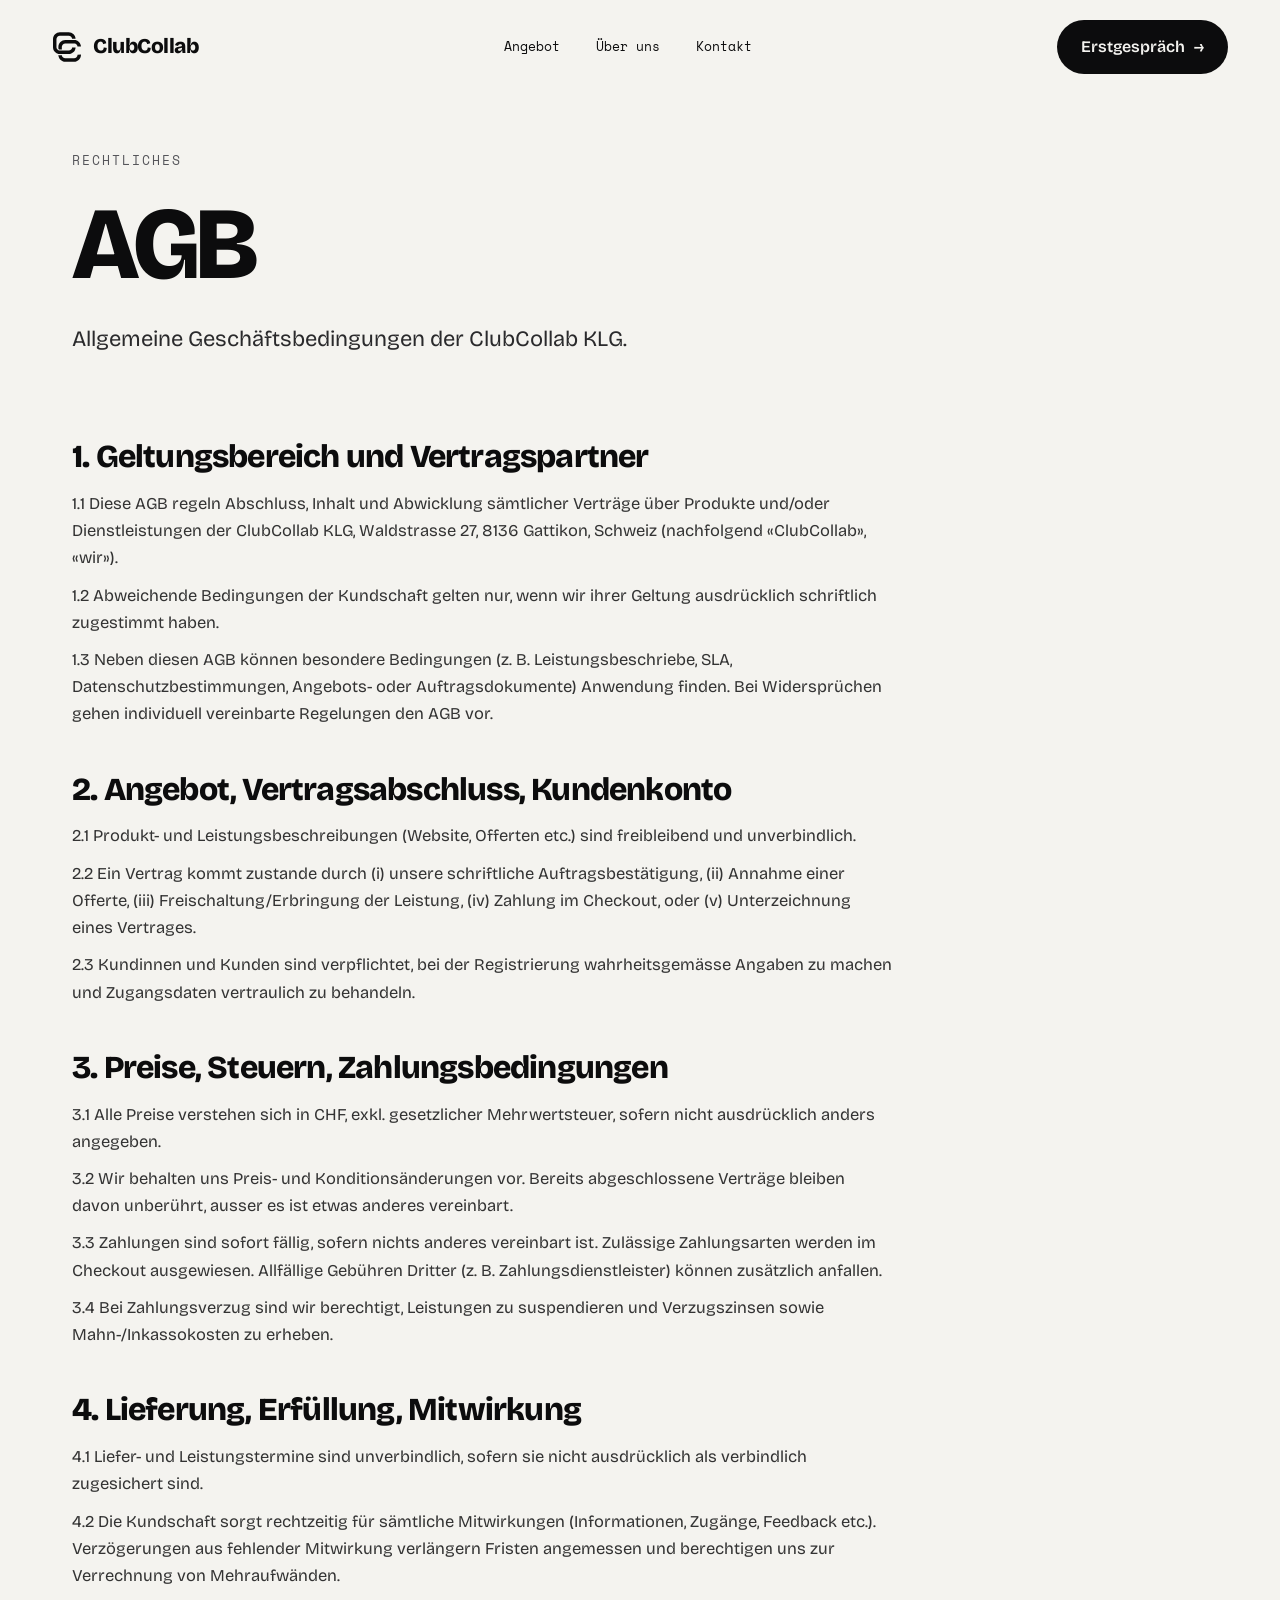
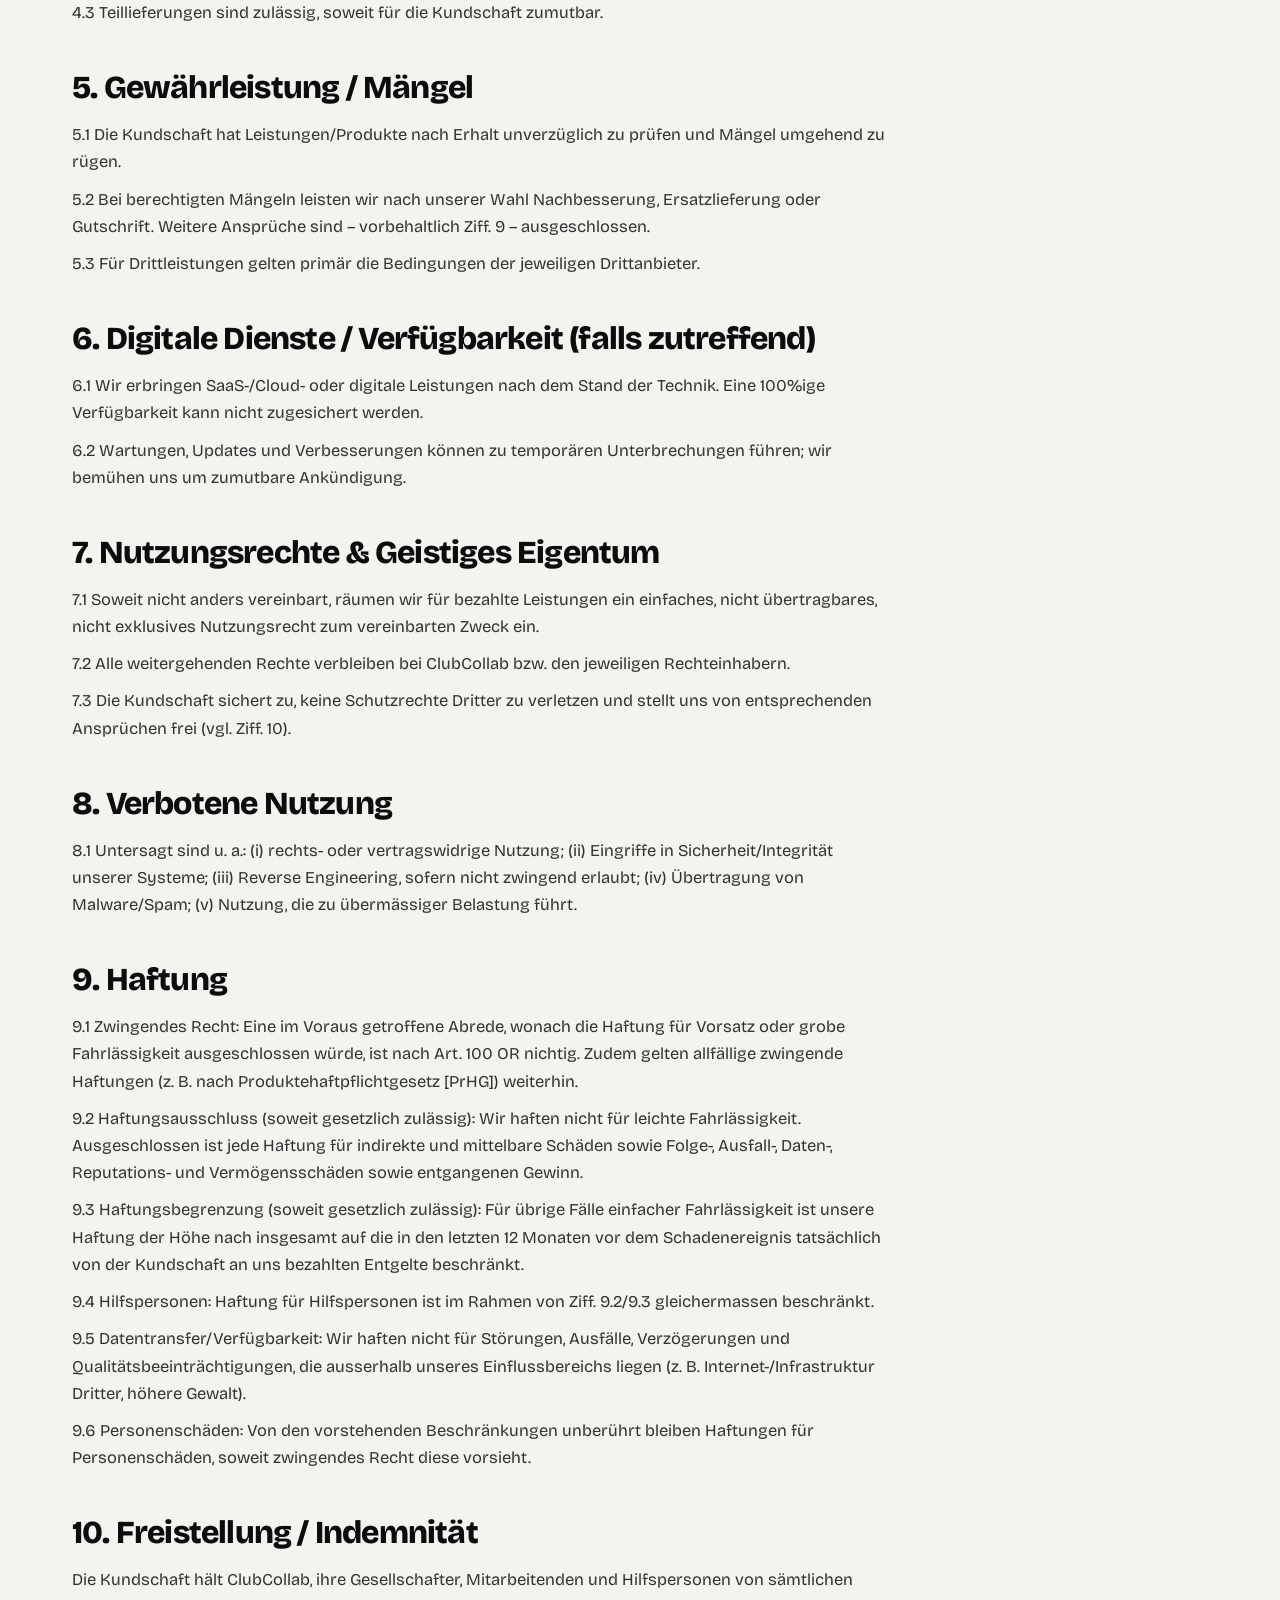
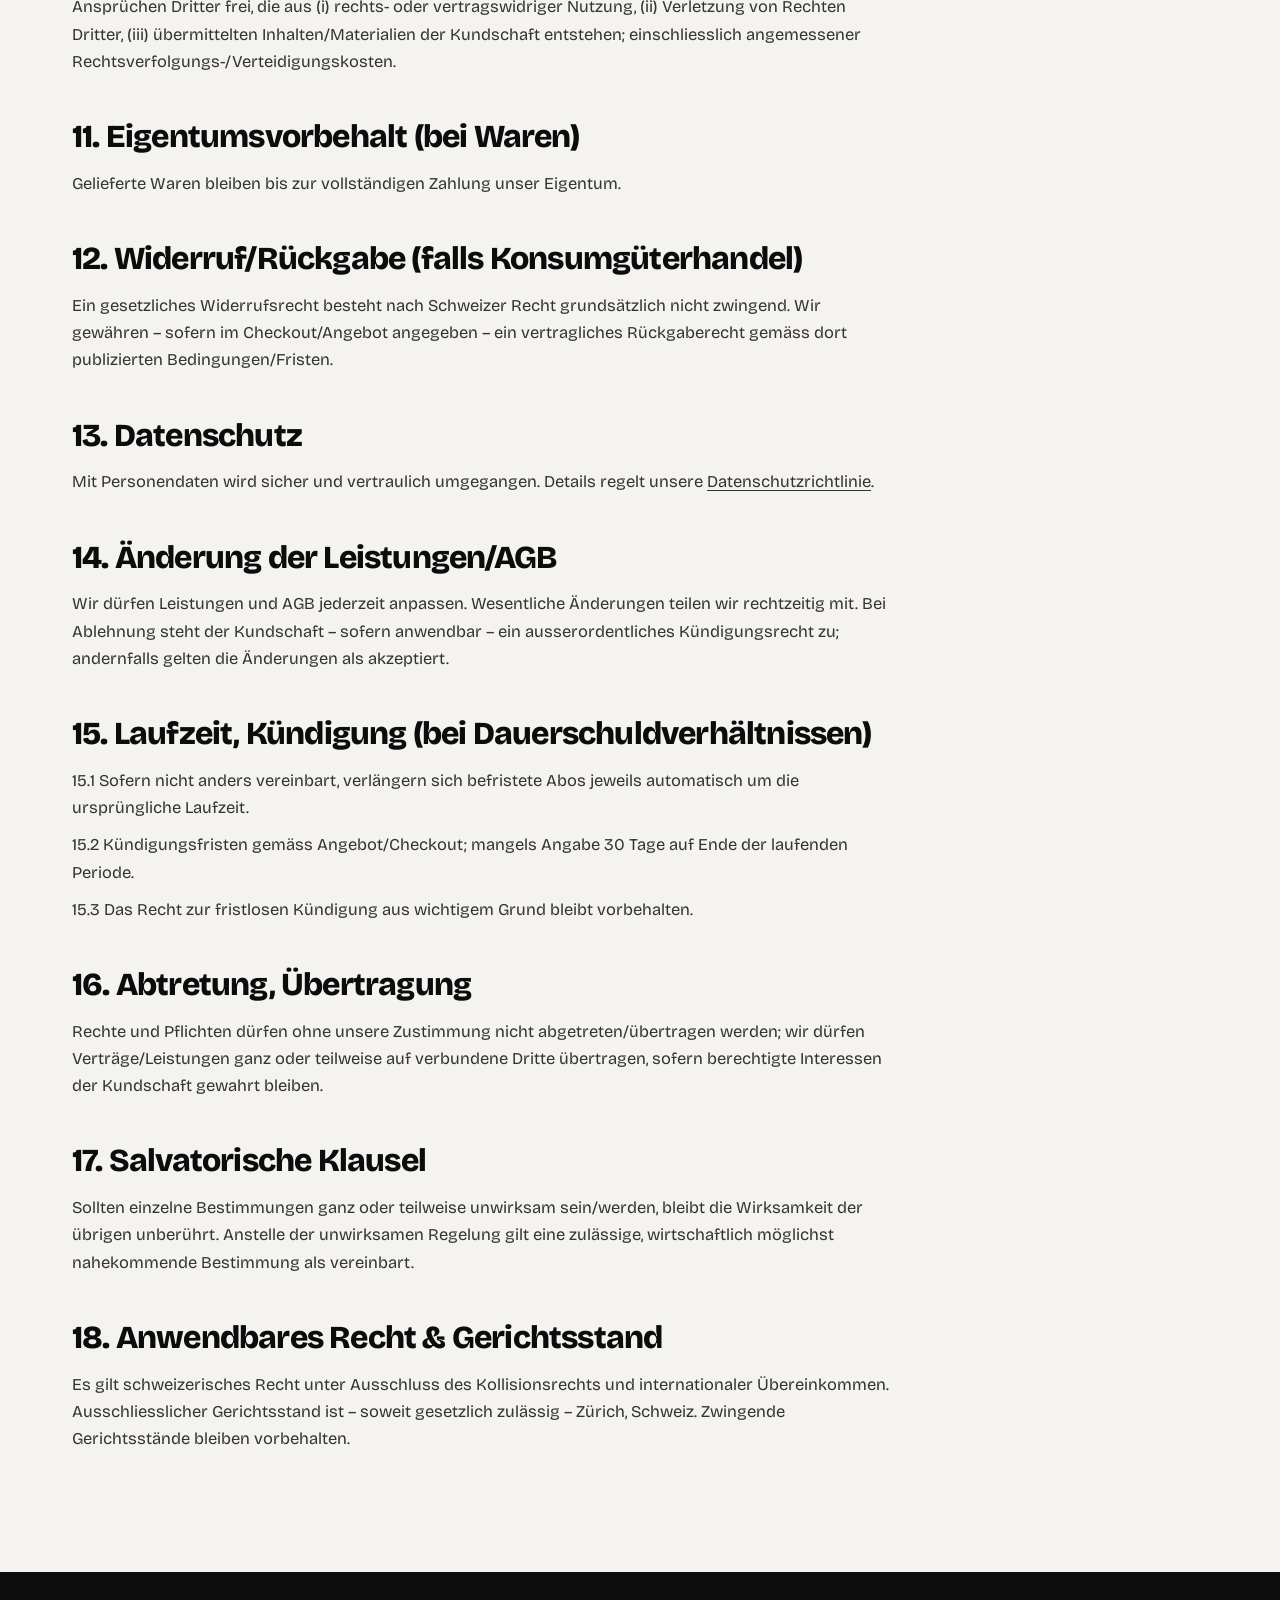
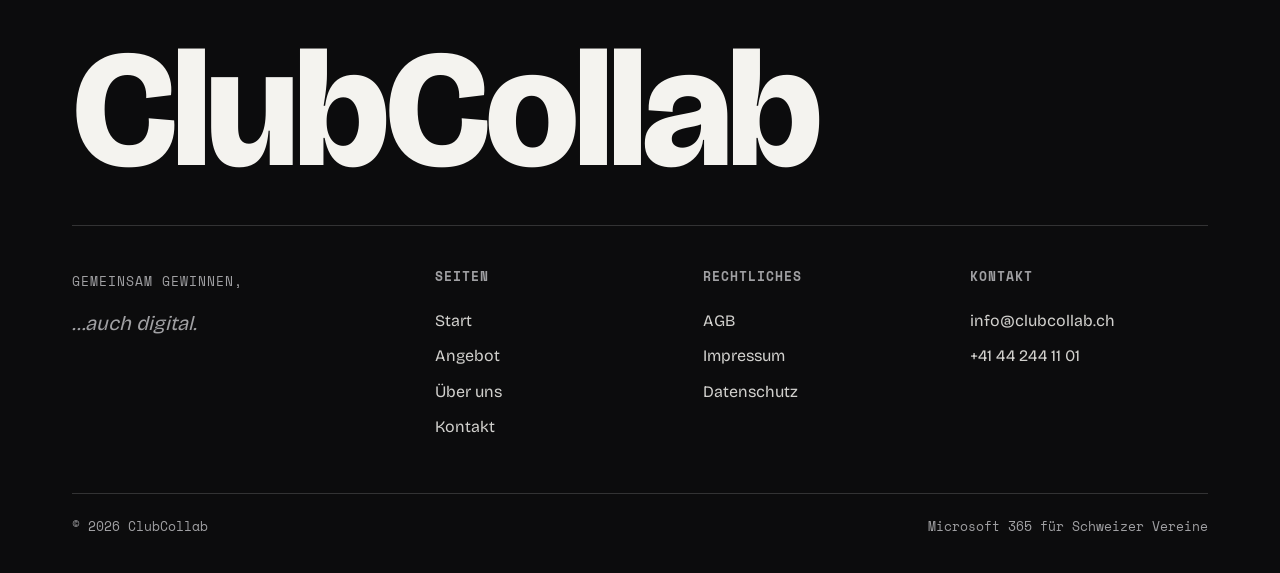
<file: agb.html>
<!DOCTYPE html>
<html lang="de-CH">
<head>
<meta charset="UTF-8">
<meta name="viewport" content="width=device-width, initial-scale=1.0">
<title>ClubCollab — AGB</title>
<meta name="description" content="Allgemeine Geschäftsbedingungen der ClubCollab KLG: Vertragsabschluss, Preise, Leistungen, Haftung und anwendbares Recht.">
<link rel="canonical" href="https://clubcollab.ch/agb.html">
<meta name="robots" content="noindex, follow">
<link rel="icon" href="./assets/favicon.svg">
<link rel="preconnect" href="https://fonts.googleapis.com">
<link rel="preconnect" href="https://fonts.gstatic.com" crossorigin>
<link href="https://fonts.googleapis.com/css2?family=Bricolage+Grotesque:opsz,wght@12..96,400;12..96,500;12..96,600;12..96,700;12..96,800&family=Space+Mono:wght@400;700&display=swap" rel="stylesheet">
<link rel="stylesheet" href="./assets/site.css">
</head>
<body>
<div class="progress" id="progress"></div>

<nav id="nav">
  <a href="./index.html" class="brand"><span class="mono-mark"></span>ClubCollab</a>
  <div class="navlinks">
    <a href="./angebot.html">Angebot</a>
    <a href="./ueber-uns.html">Über uns</a>
    <a href="./kontakt.html">Kontakt</a>
    <a href="./kontakt.html" class="btn">Erstgespräch <span class="ar">→</span></a>
  </div>
  <div class="nav-cta">
    <a href="./kontakt.html" class="btn">Erstgespräch <span class="ar">→</span></a>
    <button class="nav-toggle" aria-label="Menü öffnen"><span></span><span></span><span></span></button>
  </div>
</nav>
<div class="nav-backdrop"></div>

<header class="pagehero">
  <div class="container">
    <span class="eyebrow">Rechtliches</span>
    <h1>AGB</h1>
    <p class="lead">Allgemeine Geschäftsbedingungen der ClubCollab KLG.</p>
  </div>
</header>

<section><div class="container"><div class="sec" style="padding-top:clamp(20px,3vh,40px)">
  <div class="prose">
    <h2>1. Geltungsbereich und Vertragspartner</h2>
    <p>1.1 Diese AGB regeln Abschluss, Inhalt und Abwicklung sämtlicher Verträge über Produkte und/oder Dienstleistungen der ClubCollab KLG, Waldstrasse 27, 8136 Gattikon, Schweiz (nachfolgend «ClubCollab», «wir»).</p>
    <p>1.2 Abweichende Bedingungen der Kundschaft gelten nur, wenn wir ihrer Geltung ausdrücklich schriftlich zugestimmt haben.</p>
    <p>1.3 Neben diesen AGB können besondere Bedingungen (z.&nbsp;B. Leistungsbeschriebe, SLA, Datenschutzbestimmungen, Angebots- oder Auftragsdokumente) Anwendung finden. Bei Widersprüchen gehen individuell vereinbarte Regelungen den AGB vor.</p>

    <h2>2. Angebot, Vertragsabschluss, Kundenkonto</h2>
    <p>2.1 Produkt- und Leistungsbeschreibungen (Website, Offerten etc.) sind freibleibend und unverbindlich.</p>
    <p>2.2 Ein Vertrag kommt zustande durch (i) unsere schriftliche Auftragsbestätigung, (ii) Annahme einer Offerte, (iii) Freischaltung/Erbringung der Leistung, (iv) Zahlung im Checkout, oder (v) Unterzeichnung eines Vertrages.</p>
    <p>2.3 Kundinnen und Kunden sind verpflichtet, bei der Registrierung wahrheitsgemässe Angaben zu machen und Zugangsdaten vertraulich zu behandeln.</p>

    <h2>3. Preise, Steuern, Zahlungsbedingungen</h2>
    <p>3.1 Alle Preise verstehen sich in CHF, exkl. gesetzlicher Mehrwertsteuer, sofern nicht ausdrücklich anders angegeben.</p>
    <p>3.2 Wir behalten uns Preis- und Konditionsänderungen vor. Bereits abgeschlossene Verträge bleiben davon unberührt, ausser es ist etwas anderes vereinbart.</p>
    <p>3.3 Zahlungen sind sofort fällig, sofern nichts anderes vereinbart ist. Zulässige Zahlungsarten werden im Checkout ausgewiesen. Allfällige Gebühren Dritter (z.&nbsp;B. Zahlungsdienstleister) können zusätzlich anfallen.</p>
    <p>3.4 Bei Zahlungsverzug sind wir berechtigt, Leistungen zu suspendieren und Verzugszinsen sowie Mahn-/Inkassokosten zu erheben.</p>

    <h2>4. Lieferung, Erfüllung, Mitwirkung</h2>
    <p>4.1 Liefer- und Leistungstermine sind unverbindlich, sofern sie nicht ausdrücklich als verbindlich zugesichert sind.</p>
    <p>4.2 Die Kundschaft sorgt rechtzeitig für sämtliche Mitwirkungen (Informationen, Zugänge, Feedback etc.). Verzögerungen aus fehlender Mitwirkung verlängern Fristen angemessen und berechtigen uns zur Verrechnung von Mehraufwänden.</p>
    <p>4.3 Teillieferungen sind zulässig, soweit für die Kundschaft zumutbar.</p>

    <h2>5. Gewährleistung / Mängel</h2>
    <p>5.1 Die Kundschaft hat Leistungen/Produkte nach Erhalt unverzüglich zu prüfen und Mängel umgehend zu rügen.</p>
    <p>5.2 Bei berechtigten Mängeln leisten wir nach unserer Wahl Nachbesserung, Ersatzlieferung oder Gutschrift. Weitere Ansprüche sind – vorbehaltlich Ziff. 9 – ausgeschlossen.</p>
    <p>5.3 Für Drittleistungen gelten primär die Bedingungen der jeweiligen Drittanbieter.</p>

    <h2>6. Digitale Dienste / Verfügbarkeit (falls zutreffend)</h2>
    <p>6.1 Wir erbringen SaaS-/Cloud- oder digitale Leistungen nach dem Stand der Technik. Eine 100%ige Verfügbarkeit kann nicht zugesichert werden.</p>
    <p>6.2 Wartungen, Updates und Verbesserungen können zu temporären Unterbrechungen führen; wir bemühen uns um zumutbare Ankündigung.</p>

    <h2>7. Nutzungsrechte &amp; Geistiges Eigentum</h2>
    <p>7.1 Soweit nicht anders vereinbart, räumen wir für bezahlte Leistungen ein einfaches, nicht übertragbares, nicht exklusives Nutzungsrecht zum vereinbarten Zweck ein.</p>
    <p>7.2 Alle weitergehenden Rechte verbleiben bei ClubCollab bzw. den jeweiligen Rechteinhabern.</p>
    <p>7.3 Die Kundschaft sichert zu, keine Schutzrechte Dritter zu verletzen und stellt uns von entsprechenden Ansprüchen frei (vgl. Ziff. 10).</p>

    <h2>8. Verbotene Nutzung</h2>
    <p>8.1 Untersagt sind u.&nbsp;a.: (i) rechts- oder vertragswidrige Nutzung; (ii) Eingriffe in Sicherheit/Integrität unserer Systeme; (iii) Reverse Engineering, sofern nicht zwingend erlaubt; (iv) Übertragung von Malware/Spam; (v) Nutzung, die zu übermässiger Belastung führt.</p>

    <h2>9. Haftung</h2>
    <p>9.1 Zwingendes Recht: Eine im Voraus getroffene Abrede, wonach die Haftung für Vorsatz oder grobe Fahrlässigkeit ausgeschlossen würde, ist nach Art. 100 OR nichtig. Zudem gelten allfällige zwingende Haftungen (z.&nbsp;B. nach Produktehaftpflichtgesetz [PrHG]) weiterhin.</p>
    <p>9.2 Haftungsausschluss (soweit gesetzlich zulässig): Wir haften nicht für leichte Fahrlässigkeit. Ausgeschlossen ist jede Haftung für indirekte und mittelbare Schäden sowie Folge-, Ausfall-, Daten-, Reputations- und Vermögensschäden sowie entgangenen Gewinn.</p>
    <p>9.3 Haftungsbegrenzung (soweit gesetzlich zulässig): Für übrige Fälle einfacher Fahrlässigkeit ist unsere Haftung der Höhe nach insgesamt auf die in den letzten 12 Monaten vor dem Schadenereignis tatsächlich von der Kundschaft an uns bezahlten Entgelte beschränkt.</p>
    <p>9.4 Hilfspersonen: Haftung für Hilfspersonen ist im Rahmen von Ziff. 9.2/9.3 gleichermassen beschränkt.</p>
    <p>9.5 Datentransfer/Verfügbarkeit: Wir haften nicht für Störungen, Ausfälle, Verzögerungen und Qualitätsbeeinträchtigungen, die ausserhalb unseres Einflussbereichs liegen (z.&nbsp;B. Internet-/Infrastruktur Dritter, höhere Gewalt).</p>
    <p>9.6 Personenschäden: Von den vorstehenden Beschränkungen unberührt bleiben Haftungen für Personenschäden, soweit zwingendes Recht diese vorsieht.</p>

    <h2>10. Freistellung / Indemnität</h2>
    <p>Die Kundschaft hält ClubCollab, ihre Gesellschafter, Mitarbeitenden und Hilfspersonen von sämtlichen Ansprüchen Dritter frei, die aus (i) rechts- oder vertragswidriger Nutzung, (ii) Verletzung von Rechten Dritter, (iii) übermittelten Inhalten/Materialien der Kundschaft entstehen; einschliesslich angemessener Rechtsverfolgungs-/Verteidigungskosten.</p>

    <h2>11. Eigentumsvorbehalt (bei Waren)</h2>
    <p>Gelieferte Waren bleiben bis zur vollständigen Zahlung unser Eigentum.</p>

    <h2>12. Widerruf/Rückgabe (falls Konsumgüterhandel)</h2>
    <p>Ein gesetzliches Widerrufsrecht besteht nach Schweizer Recht grundsätzlich nicht zwingend. Wir gewähren – sofern im Checkout/Angebot angegeben – ein vertragliches Rückgaberecht gemäss dort publizierten Bedingungen/Fristen.</p>

    <h2>13. Datenschutz</h2>
    <p>Mit Personendaten wird sicher und vertraulich umgegangen. Details regelt unsere <a href="./datenschutz.html">Datenschutzrichtlinie</a>.</p>

    <h2>14. Änderung der Leistungen/AGB</h2>
    <p>Wir dürfen Leistungen und AGB jederzeit anpassen. Wesentliche Änderungen teilen wir rechtzeitig mit. Bei Ablehnung steht der Kundschaft – sofern anwendbar – ein ausserordentliches Kündigungsrecht zu; andernfalls gelten die Änderungen als akzeptiert.</p>

    <h2>15. Laufzeit, Kündigung (bei Dauerschuldverhältnissen)</h2>
    <p>15.1 Sofern nicht anders vereinbart, verlängern sich befristete Abos jeweils automatisch um die ursprüngliche Laufzeit.</p>
    <p>15.2 Kündigungsfristen gemäss Angebot/Checkout; mangels Angabe 30 Tage auf Ende der laufenden Periode.</p>
    <p>15.3 Das Recht zur fristlosen Kündigung aus wichtigem Grund bleibt vorbehalten.</p>

    <h2>16. Abtretung, Übertragung</h2>
    <p>Rechte und Pflichten dürfen ohne unsere Zustimmung nicht abgetreten/übertragen werden; wir dürfen Verträge/Leistungen ganz oder teilweise auf verbundene Dritte übertragen, sofern berechtigte Interessen der Kundschaft gewahrt bleiben.</p>

    <h2>17. Salvatorische Klausel</h2>
    <p>Sollten einzelne Bestimmungen ganz oder teilweise unwirksam sein/werden, bleibt die Wirksamkeit der übrigen unberührt. Anstelle der unwirksamen Regelung gilt eine zulässige, wirtschaftlich möglichst nahekommende Bestimmung als vereinbart.</p>

    <h2>18. Anwendbares Recht &amp; Gerichtsstand</h2>
    <p>Es gilt schweizerisches Recht unter Ausschluss des Kollisionsrechts und internationaler Übereinkommen. Ausschliesslicher Gerichtsstand ist – soweit gesetzlich zulässig – Zürich, Schweiz. Zwingende Gerichtsstände bleiben vorbehalten.</p>
  </div>
</div></div></section>

<footer><div class="container">
  <div class="foot-big">ClubCollab</div>
  <div class="foot-grid">
    <div class="foot-brand"><span class="label" style="color:var(--muted-d)">Gemeinsam gewinnen,</span><span class="serify">…auch digital.</span></div>
    <div class="foot-col"><h5>Seiten</h5><a href="./index.html">Start</a><a href="./angebot.html">Angebot</a><a href="./ueber-uns.html">Über uns</a><a href="./kontakt.html">Kontakt</a></div>
    <div class="foot-col"><h5>Rechtliches</h5><a href="./agb.html">AGB</a><a href="./impressum.html">Impressum</a><a href="./datenschutz.html">Datenschutz</a></div>
    <div class="foot-col"><h5>Kontakt</h5><a href="mailto:info@clubcollab.ch">info@clubcollab.ch</a><a href="tel:+41442441101">+41 44 244 11 01</a></div>
  </div>
  <div class="foot-base"><span>© 2026 ClubCollab</span><span>Microsoft 365 für Schweizer Vereine</span></div>
</div></footer>

<script src="./assets/site.js"></script>
</body>
</html>
</file>
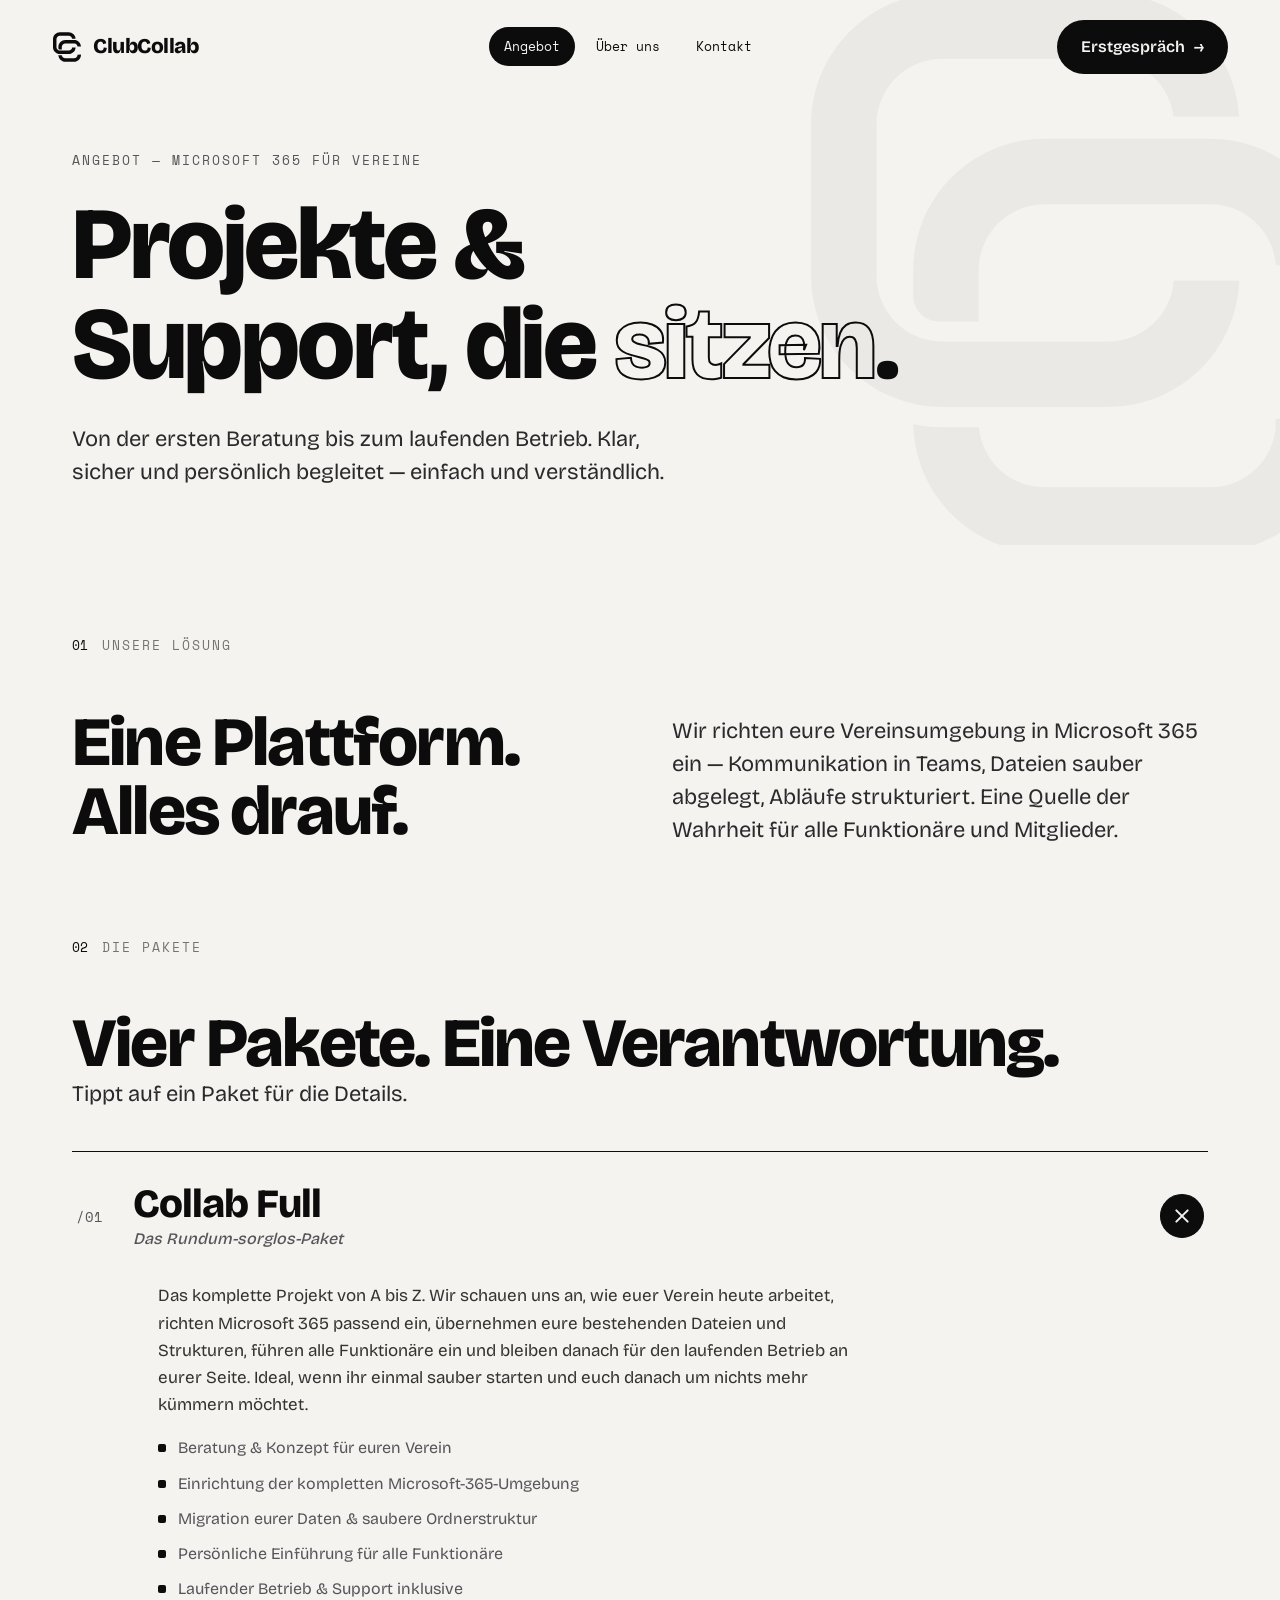
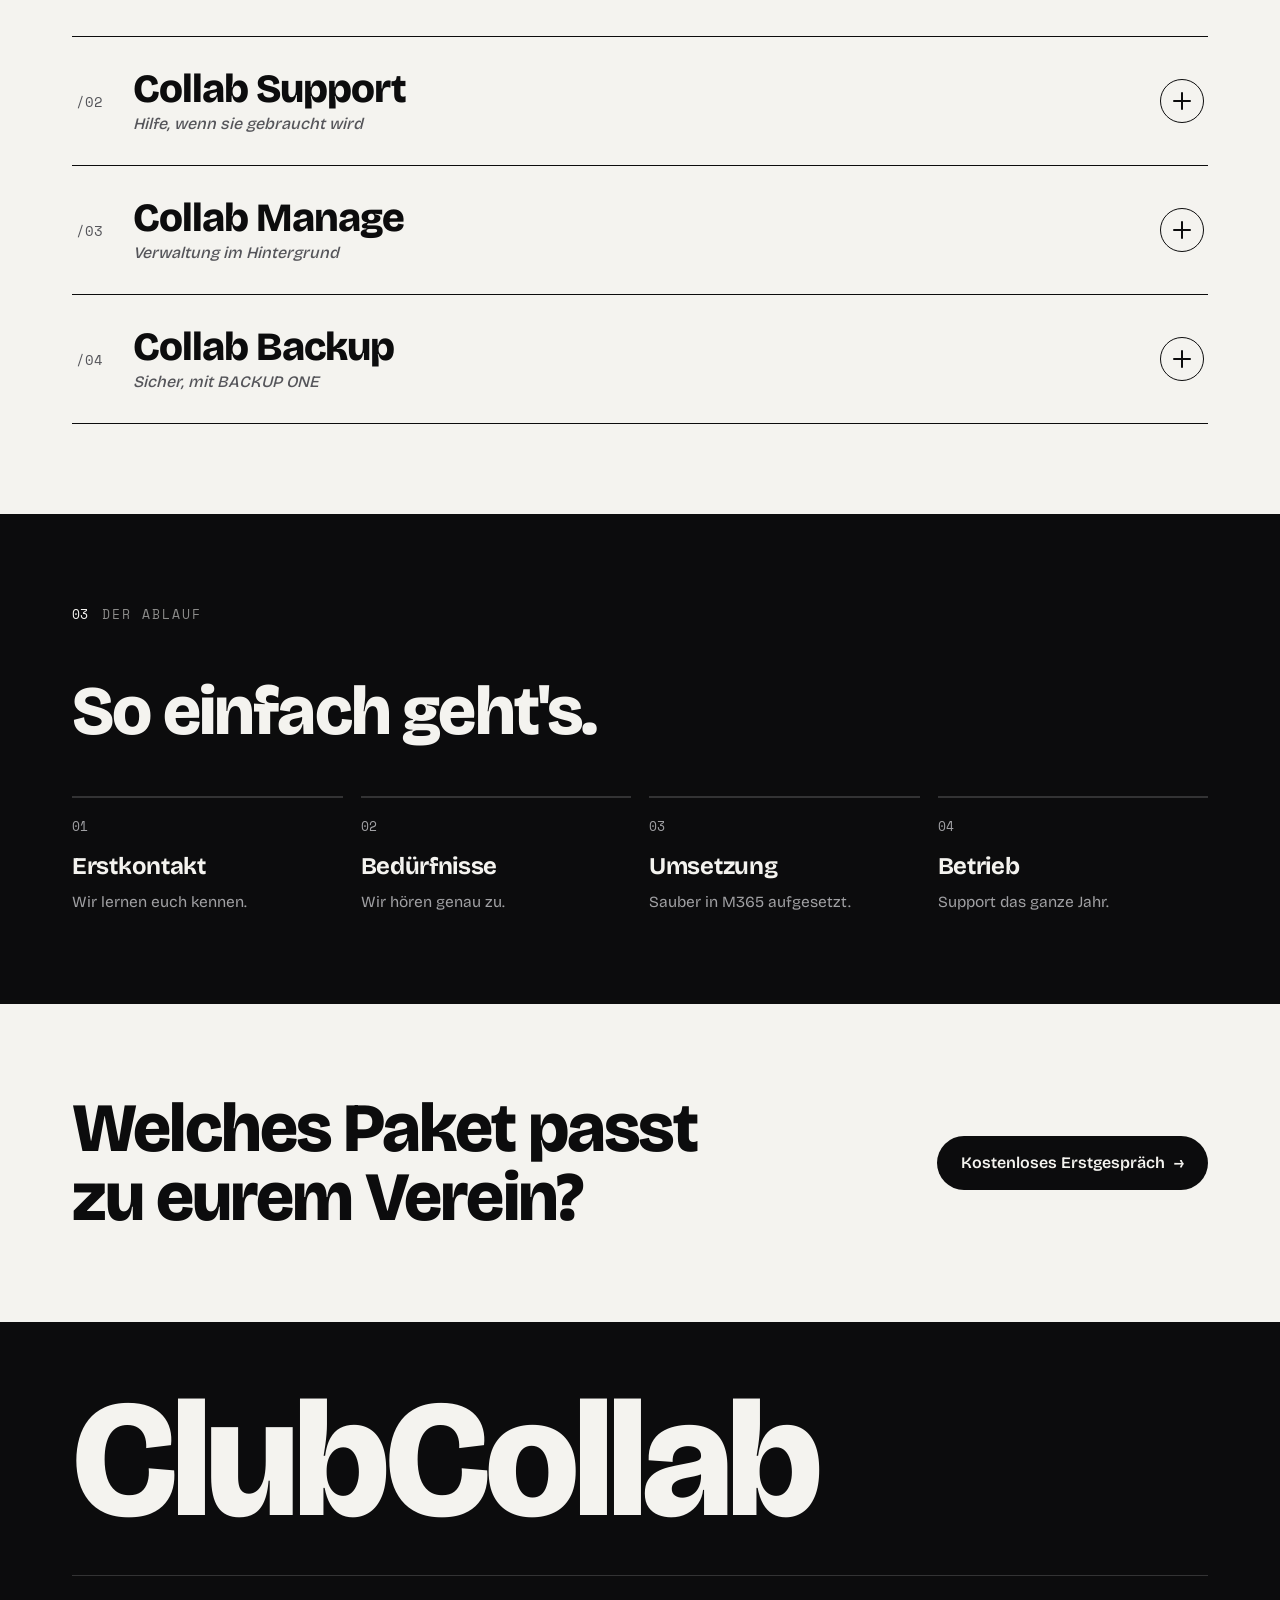
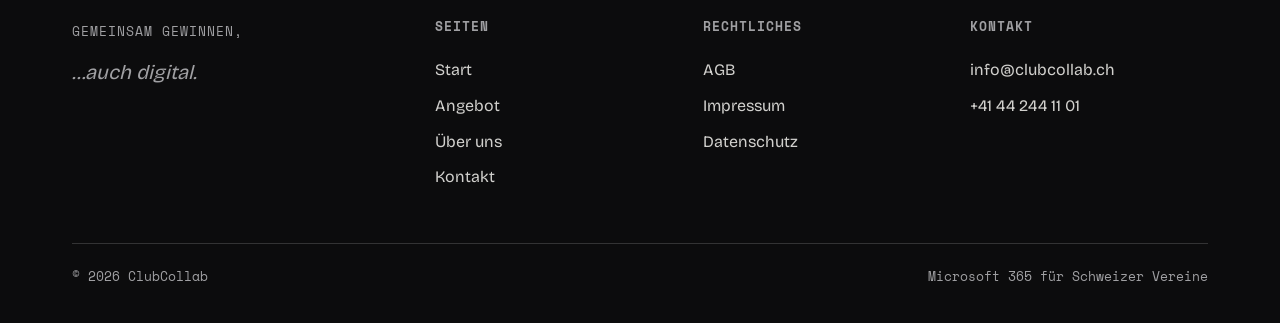
<file: angebot.html>
<!DOCTYPE html>
<html lang="de-CH">
<head>
<meta charset="UTF-8">
<meta name="viewport" content="width=device-width, initial-scale=1.0">
<title>ClubCollab — Angebot: Microsoft 365 für Vereine</title>
<meta name="description" content="Vier klare Pakete für Vereine: Collab Full, Support, Manage und Backup. Microsoft 365 — eingerichtet und betreut.">
<link rel="canonical" href="https://clubcollab.ch/angebot.html">
<meta property="og:type" content="website">
<meta property="og:site_name" content="ClubCollab">
<meta property="og:locale" content="de_CH">
<meta property="og:title" content="ClubCollab — Angebot: Microsoft 365 für Vereine">
<meta property="og:description" content="Vier klare Pakete für Vereine: Collab Full, Support, Manage und Backup. Microsoft 365 — eingerichtet und betreut.">
<meta property="og:url" content="https://clubcollab.ch/angebot.html">
<meta property="og:image" content="https://clubcollab.ch/assets/logo-horizontal-3.png">
<meta name="twitter:card" content="summary_large_image">
<link rel="icon" href="./assets/favicon.svg">
<link rel="preconnect" href="https://fonts.googleapis.com">
<link rel="preconnect" href="https://fonts.gstatic.com" crossorigin>
<link href="https://fonts.googleapis.com/css2?family=Bricolage+Grotesque:opsz,wght@12..96,400;12..96,500;12..96,600;12..96,700;12..96,800&family=Space+Mono:wght@400;700&display=swap" rel="stylesheet">
<link rel="stylesheet" href="./assets/site.css">
<style>
/* Angebot-specific */
.intro-split{display:grid;grid-template-columns:1fr 1fr;gap:clamp(30px,5vw,80px);align-items:end}
@media(max-width:820px){.intro-split{grid-template-columns:1fr;gap:24px}}
/* accordion packages */
.acc-list{margin-top:clamp(26px,4vw,40px);border-top:1.5px solid var(--ink)}
.acc{border-bottom:1.5px solid var(--ink)}
.acc-head{width:100%;display:flex;align-items:center;gap:clamp(14px,3vw,30px);background:none;border:none;cursor:pointer;
  padding:clamp(22px,3vw,32px) 4px;text-align:left;font-family:inherit;color:var(--ink);transition:padding .3s}
.acc-head:hover{padding-left:14px}
.acc-no{font-family:'Space Mono',monospace;font-size:14px;color:var(--muted);flex:none}
.acc-titles{flex:1;display:flex;flex-direction:column;gap:5px;min-width:0}
.acc-name{font-size:clamp(24px,3.6vw,40px);font-weight:800;letter-spacing:-1px;line-height:1}
.acc-tag{font-style:italic;font-weight:500;font-size:16px;color:var(--muted)}
.acc-ic{flex:none;width:44px;height:44px;border:1.5px solid var(--ink);border-radius:50%;position:relative;transition:transform .45s cubic-bezier(.16,1,.3,1),background .3s}
.acc-ic::before,.acc-ic::after{content:"";position:absolute;background:var(--ink);border-radius:2px}
.acc-ic::before{top:50%;left:12px;right:12px;height:2px;transform:translateY(-50%)}
.acc-ic::after{left:50%;top:12px;bottom:12px;width:2px;transform:translateX(-50%);transition:opacity .3s}
.acc.open .acc-ic{transform:rotate(135deg);background:var(--ink)}
.acc.open .acc-ic::before,.acc.open .acc-ic::after{background:var(--paper)}
.acc-body{max-height:0;overflow:hidden;transition:max-height .5s cubic-bezier(.16,1,.3,1)}
.acc.open .acc-body{max-height:600px}
.acc-inner{padding:2px 4px clamp(28px,3vw,36px) clamp(36px,7vw,86px)}
.acc-text{font-size:17px;line-height:1.6;color:#333;max-width:700px}
.acc-inner .ulist{margin-top:18px}
@media(max-width:560px){.acc-ic{width:38px;height:38px}.acc-ic::before{left:10px;right:10px}.acc-ic::after{top:10px;bottom:10px}.acc-inner{padding-left:6px}.acc-tag{font-size:15px}}
/* flow */
.flow{display:grid;grid-template-columns:repeat(4,1fr);gap:18px;margin-top:clamp(34px,5vw,50px)}
@media(max-width:900px){.flow{grid-template-columns:1fr 1fr}}
@media(max-width:520px){.flow{grid-template-columns:1fr}}
.fstep{border-top:2px solid var(--line-d);padding-top:18px}
.fstep .fn{font-family:'Space Mono',monospace;font-size:13px;color:var(--muted-d)}
.fstep h4{font-size:clamp(19px,2.2vw,24px);font-weight:700;margin:10px 0 6px;letter-spacing:-.3px}
.fstep p{font-size:15.5px;color:var(--muted-d);line-height:1.45}
/* cta */
.cta-row{display:flex;justify-content:space-between;align-items:center;gap:30px;flex-wrap:wrap}
.cta-row h2{max-width:680px}
</style>
</head>
<body>
<div class="progress" id="progress"></div>

<nav id="nav">
  <a href="./index.html" class="brand"><span class="mono-mark"></span>ClubCollab</a>
  <div class="navlinks">
    <a href="./angebot.html" class="active">Angebot</a>
    <a href="./ueber-uns.html">Über uns</a>
    <a href="./kontakt.html">Kontakt</a>
    <a href="./kontakt.html" class="btn">Erstgespräch <span class="ar">→</span></a>
  </div>
  <div class="nav-cta">
    <a href="./kontakt.html" class="btn">Erstgespräch <span class="ar">→</span></a>
    <button class="nav-toggle" aria-label="Menü öffnen"><span></span><span></span><span></span></button>
  </div>
</nav>
<div class="nav-backdrop"></div>

<!-- HERO -->
<header class="pagehero">
  <span class="pagehero-mono"><span class="mono-mark" style="display:block;width:100%;height:560px"></span></span>
  <div class="container">
    <span class="eyebrow">Angebot — Microsoft 365 für Vereine</span>
    <h1>Projekte &amp;<br>Support, die <span class="o">sitzen</span>.</h1>
    <p class="lead">Von der ersten Beratung bis zum laufenden Betrieb. Klar, sicher und persönlich begleitet — einfach und verständlich.</p>
  </div>
</header>

<!-- LÖSUNG -->
<section><div class="container"><div class="sec">
  <div class="sec-head reveal"><span class="no">01</span><span class="ti">Unsere Lösung</span></div>
  <div class="intro-split">
    <h2 class="reveal">Eine Plattform.<br>Alles drauf.</h2>
    <p class="lead reveal">Wir richten eure Vereinsumgebung in Microsoft 365 ein — Kommunikation in Teams, Dateien sauber abgelegt, Abläufe strukturiert. Eine Quelle der Wahrheit für alle Funktionäre und Mitglieder.</p>
  </div>
</div></div></section>

<!-- PAKETE -->
<section><div class="container"><div class="sec" style="padding-top:0">
  <div class="sec-head reveal"><span class="no">02</span><span class="ti">Die Pakete</span></div>
  <h2 class="reveal">Vier Pakete. Eine Verantwortung.</h2>
  <p class="lead reveal" style="margin-bottom:8px">Tippt auf ein Paket für die Details.</p>
  <div class="acc-list reveal">
    <div class="acc open">
      <button class="acc-head" aria-expanded="true">
        <span class="acc-no">/01</span>
        <span class="acc-titles"><span class="acc-name">Collab Full</span><span class="acc-tag">Das Rundum-sorglos-Paket</span></span>
        <span class="acc-ic" aria-hidden="true"></span>
      </button>
      <div class="acc-body"><div class="acc-inner">
        <p class="acc-text">Das komplette Projekt von A bis Z. Wir schauen uns an, wie euer Verein heute arbeitet, richten Microsoft&nbsp;365 passend ein, übernehmen eure bestehenden Dateien und Strukturen, führen alle Funktionäre ein und bleiben danach für den laufenden Betrieb an eurer Seite. Ideal, wenn ihr einmal sauber starten und euch danach um nichts mehr kümmern möchtet.</p>
        <ul class="ulist">
          <li>Beratung &amp; Konzept für euren Verein</li>
          <li>Einrichtung der kompletten Microsoft-365-Umgebung</li>
          <li>Migration eurer Daten &amp; saubere Ordnerstruktur</li>
          <li>Persönliche Einführung für alle Funktionäre</li>
          <li>Laufender Betrieb &amp; Support inklusive</li>
        </ul>
      </div></div>
    </div>
    <div class="acc">
      <button class="acc-head" aria-expanded="false">
        <span class="acc-no">/02</span>
        <span class="acc-titles"><span class="acc-name">Collab Support</span><span class="acc-tag">Hilfe, wenn sie gebraucht wird</span></span>
        <span class="acc-ic" aria-hidden="true"></span>
      </button>
      <div class="acc-body"><div class="acc-inner">
        <p class="acc-text">Ihr habt eure Umgebung bereits — wir sind da, wenn etwas klemmt. Ein fester Ansprechpartner kennt euren Verein und hilft schnell und verständlich, per Telefon oder E-Mail. Kein Ticket-Pingpong, kein Fachchinesisch.</p>
        <ul class="ulist">
          <li>Fester, persönlicher Ansprechpartner</li>
          <li>Schnelle Reaktionszeiten</li>
          <li>Hilfe per Telefon &amp; E-Mail</li>
          <li>Verständliche Schritt-für-Schritt-Anleitungen</li>
        </ul>
      </div></div>
    </div>
    <div class="acc">
      <button class="acc-head" aria-expanded="false">
        <span class="acc-no">/03</span>
        <span class="acc-titles"><span class="acc-name">Collab Manage</span><span class="acc-tag">Verwaltung im Hintergrund</span></span>
        <span class="acc-ic" aria-hidden="true"></span>
      </button>
      <div class="acc-body"><div class="acc-inner">
        <p class="acc-text">Die laufende Verwaltung übernehmen wir im Hintergrund: neue Funktionäre anlegen, ausgeschiedene entfernen, Berechtigungen und Lizenzen pflegen. So bleibt eure Umgebung immer aktuell — ohne dass jemand im Verein zum IT-Profi werden muss.</p>
        <ul class="ulist">
          <li>Benutzer anlegen &amp; entfernen</li>
          <li>Berechtigungen sauber pflegen</li>
          <li>Lizenzen verwalten &amp; optimieren</li>
          <li>Regelmässige Updates &amp; Kontrolle</li>
        </ul>
      </div></div>
    </div>
    <div class="acc">
      <button class="acc-head" aria-expanded="false">
        <span class="acc-no">/04</span>
        <span class="acc-titles"><span class="acc-name">Collab Backup</span><span class="acc-tag">Sicher, mit BACKUP ONE</span></span>
        <span class="acc-ic" aria-hidden="true"></span>
      </button>
      <div class="acc-body"><div class="acc-inner">
        <p class="acc-text">Eine zusätzliche Sicherheitsebene für eure Vereinsdaten. Gemeinsam mit unserem Partner BACKUP ONE sichern wir alles automatisch auf Schweizer Servern. Geht doch einmal etwas verloren, stellen wir es in wenigen Minuten wieder her.</p>
        <ul class="ulist">
          <li>Automatische, tägliche Backups</li>
          <li>Wiederherstellung in Minuten</li>
          <li>Schweizer Rechenzentren</li>
          <li>DSG-konform &amp; verschlüsselt</li>
        </ul>
      </div></div>
    </div>
  </div>
</div></div></section>

<!-- ABLAUF kompakt (dark) -->
<section class="dark"><div class="container"><div class="sec">
  <div class="sec-head reveal"><span class="no">03</span><span class="ti">Der Ablauf</span></div>
  <h2 class="reveal">So einfach geht's.</h2>
  <div class="flow">
    <div class="fstep reveal"><div class="fn">01</div><h4>Erstkontakt</h4><p>Wir lernen euch kennen.</p></div>
    <div class="fstep reveal"><div class="fn">02</div><h4>Bedürfnisse</h4><p>Wir hören genau zu.</p></div>
    <div class="fstep reveal"><div class="fn">03</div><h4>Umsetzung</h4><p>Sauber in M365 aufgesetzt.</p></div>
    <div class="fstep reveal"><div class="fn">04</div><h4>Betrieb</h4><p>Support das ganze Jahr.</p></div>
  </div>
</div></div></section>

<!-- CTA -->
<section><div class="container"><div class="sec">
  <div class="cta-row reveal">
    <h2>Welches Paket passt zu eurem Verein?</h2>
    <a href="./kontakt.html" class="btn">Kostenloses Erstgespräch <span class="ar">→</span></a>
  </div>
</div></div></section>

<footer><div class="container">
  <div class="foot-big">ClubCollab</div>
  <div class="foot-grid">
    <div class="foot-brand"><span class="label" style="color:var(--muted-d)">Gemeinsam gewinnen,</span><span class="serify">…auch digital.</span></div>
    <div class="foot-col"><h5>Seiten</h5><a href="./index.html">Start</a><a href="./angebot.html">Angebot</a><a href="./ueber-uns.html">Über uns</a><a href="./kontakt.html">Kontakt</a></div>
    <div class="foot-col"><h5>Rechtliches</h5><a href="./agb.html">AGB</a><a href="./impressum.html">Impressum</a><a href="./datenschutz.html">Datenschutz</a></div>
    <div class="foot-col"><h5>Kontakt</h5><a href="mailto:info@clubcollab.ch">info@clubcollab.ch</a><a href="tel:+41442441101">+41 44 244 11 01</a></div>
  </div>
  <div class="foot-base"><span>© 2026 ClubCollab</span><span>Microsoft 365 für Schweizer Vereine</span></div>
</div></footer>

<script src="./assets/site.js"></script>
</body>
</html>
</file>
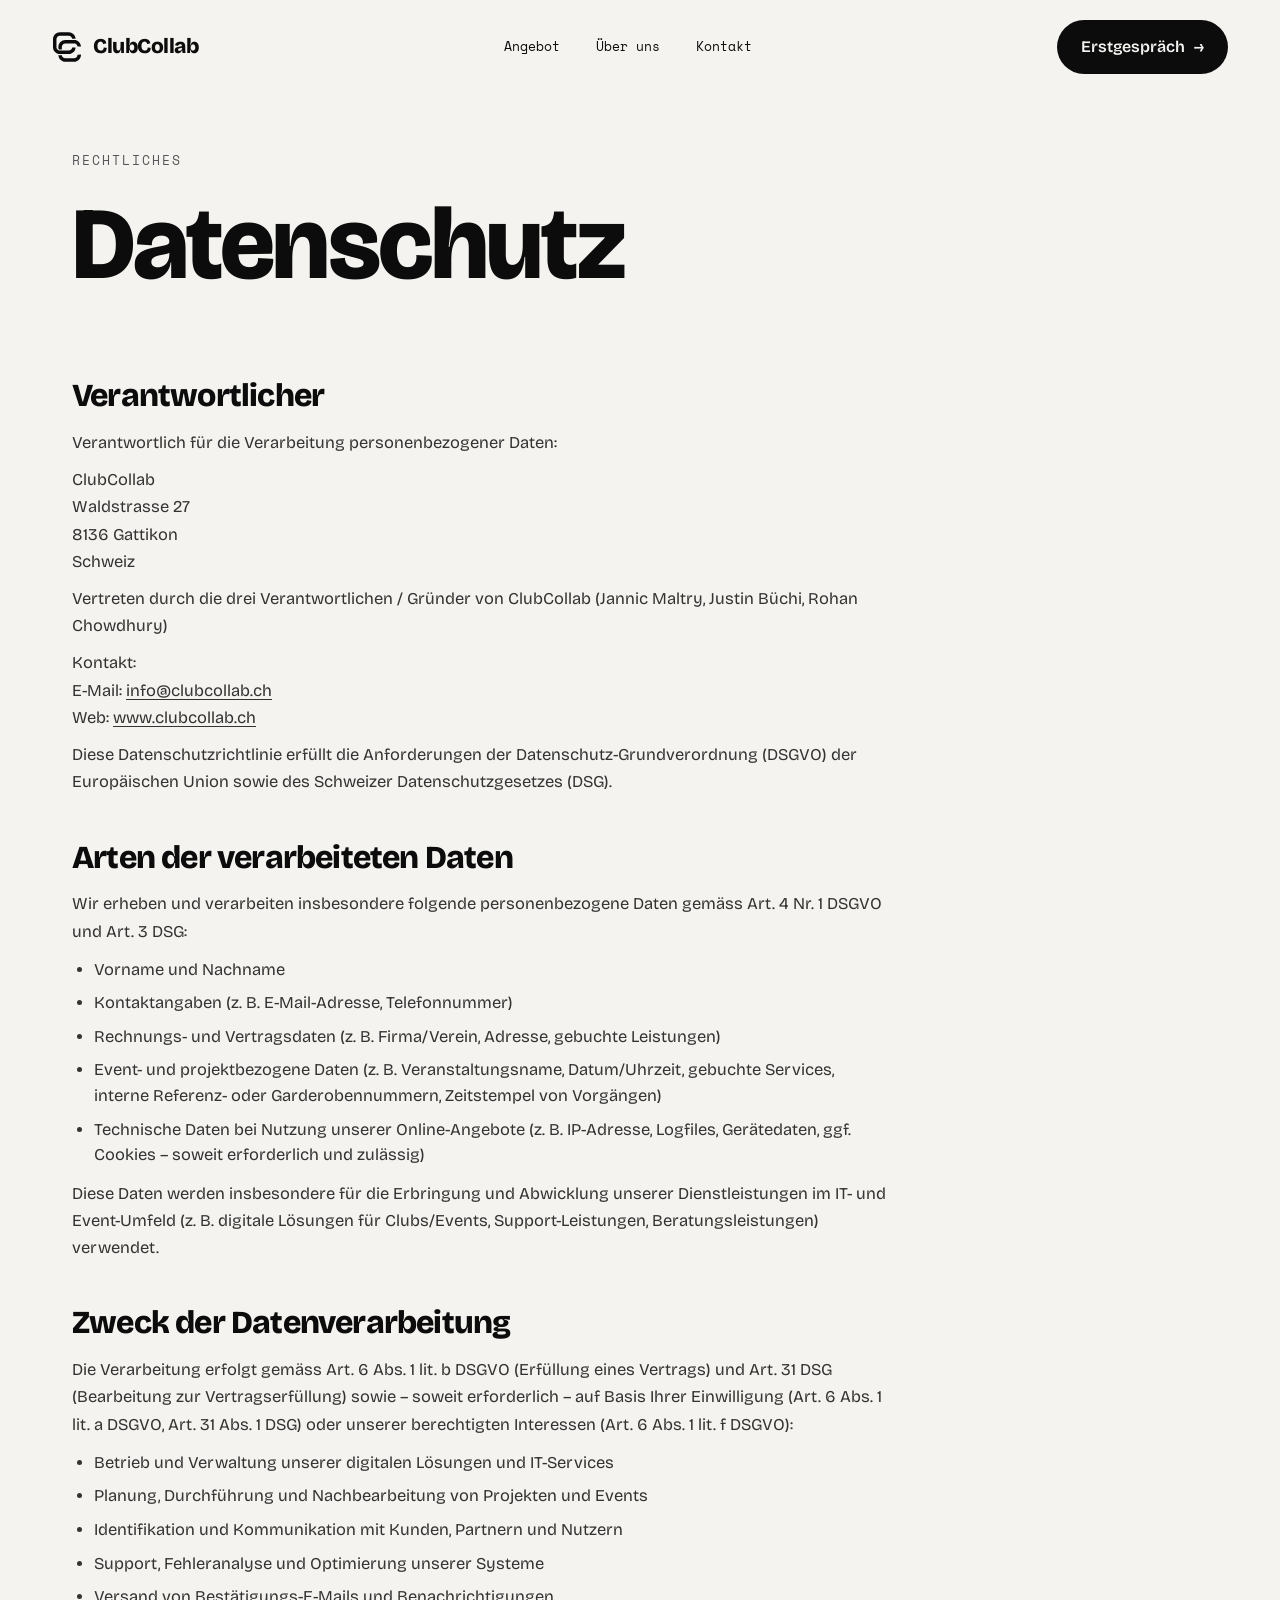
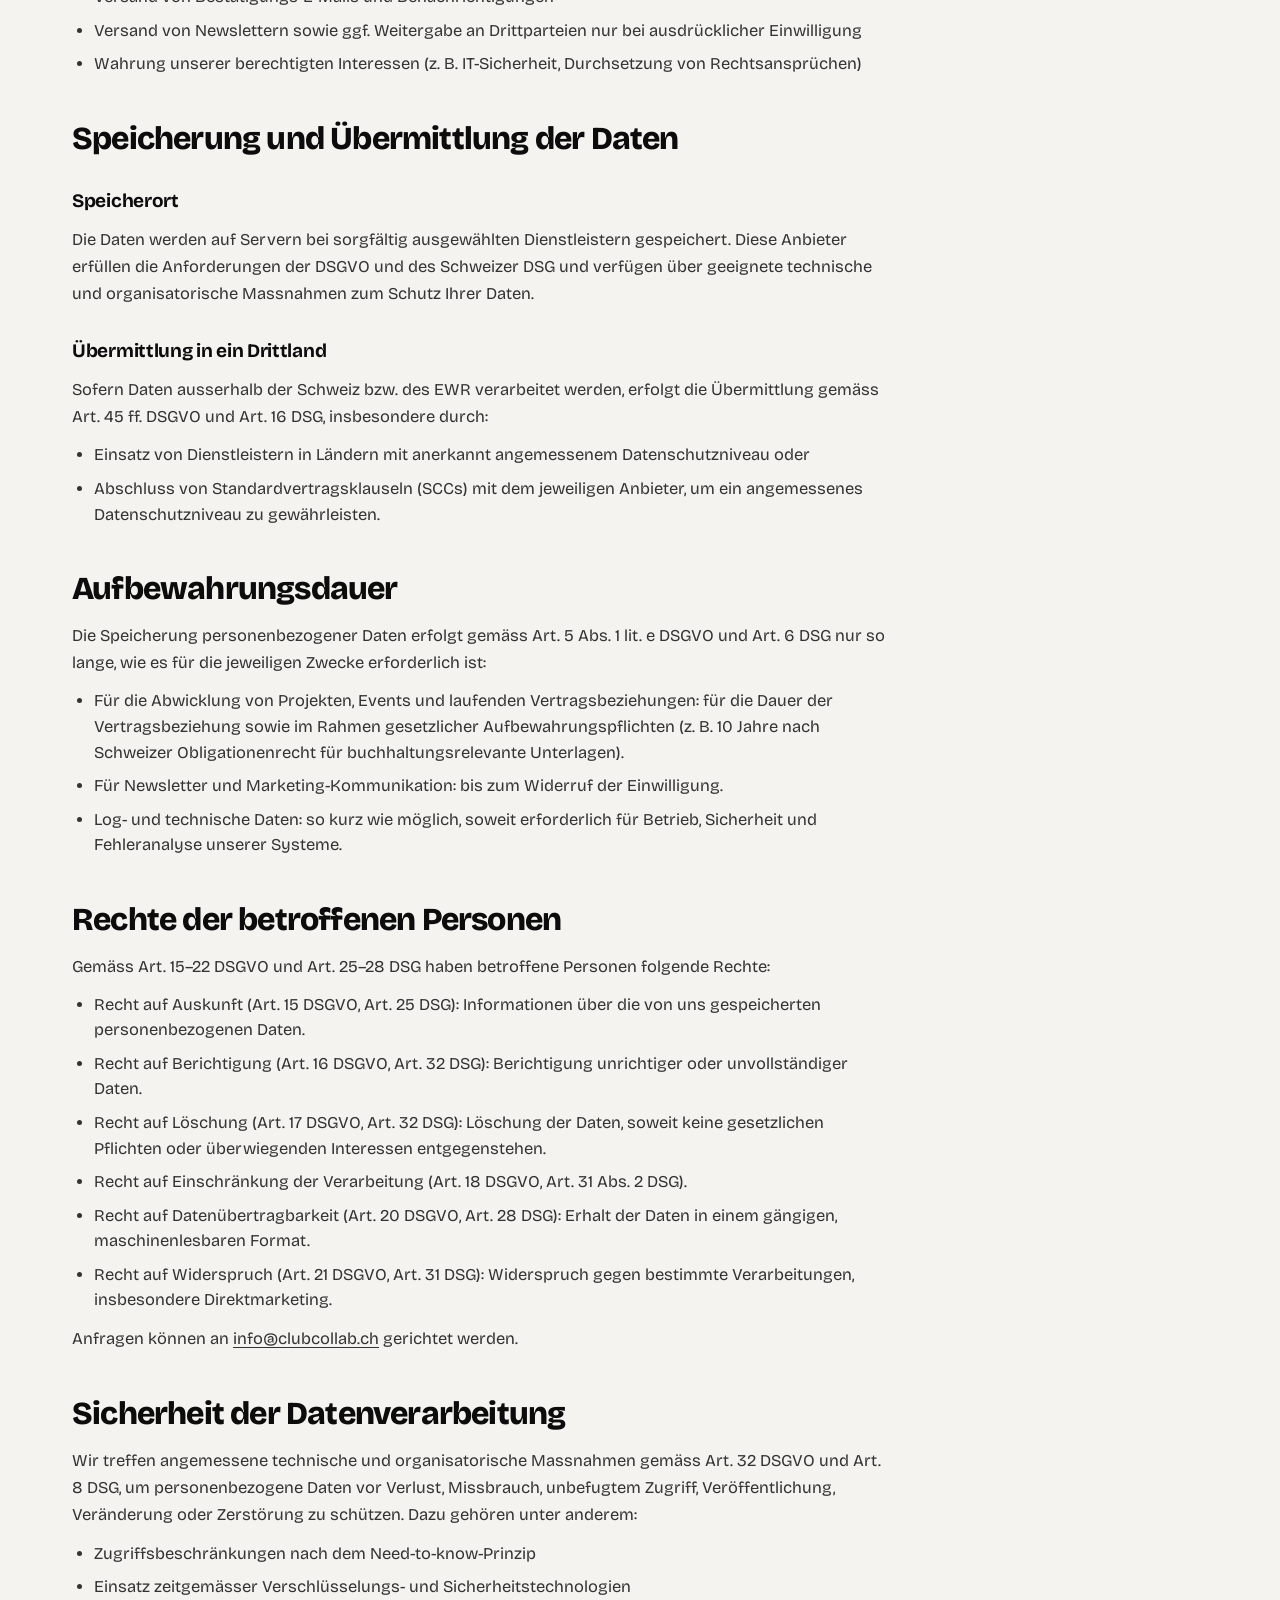
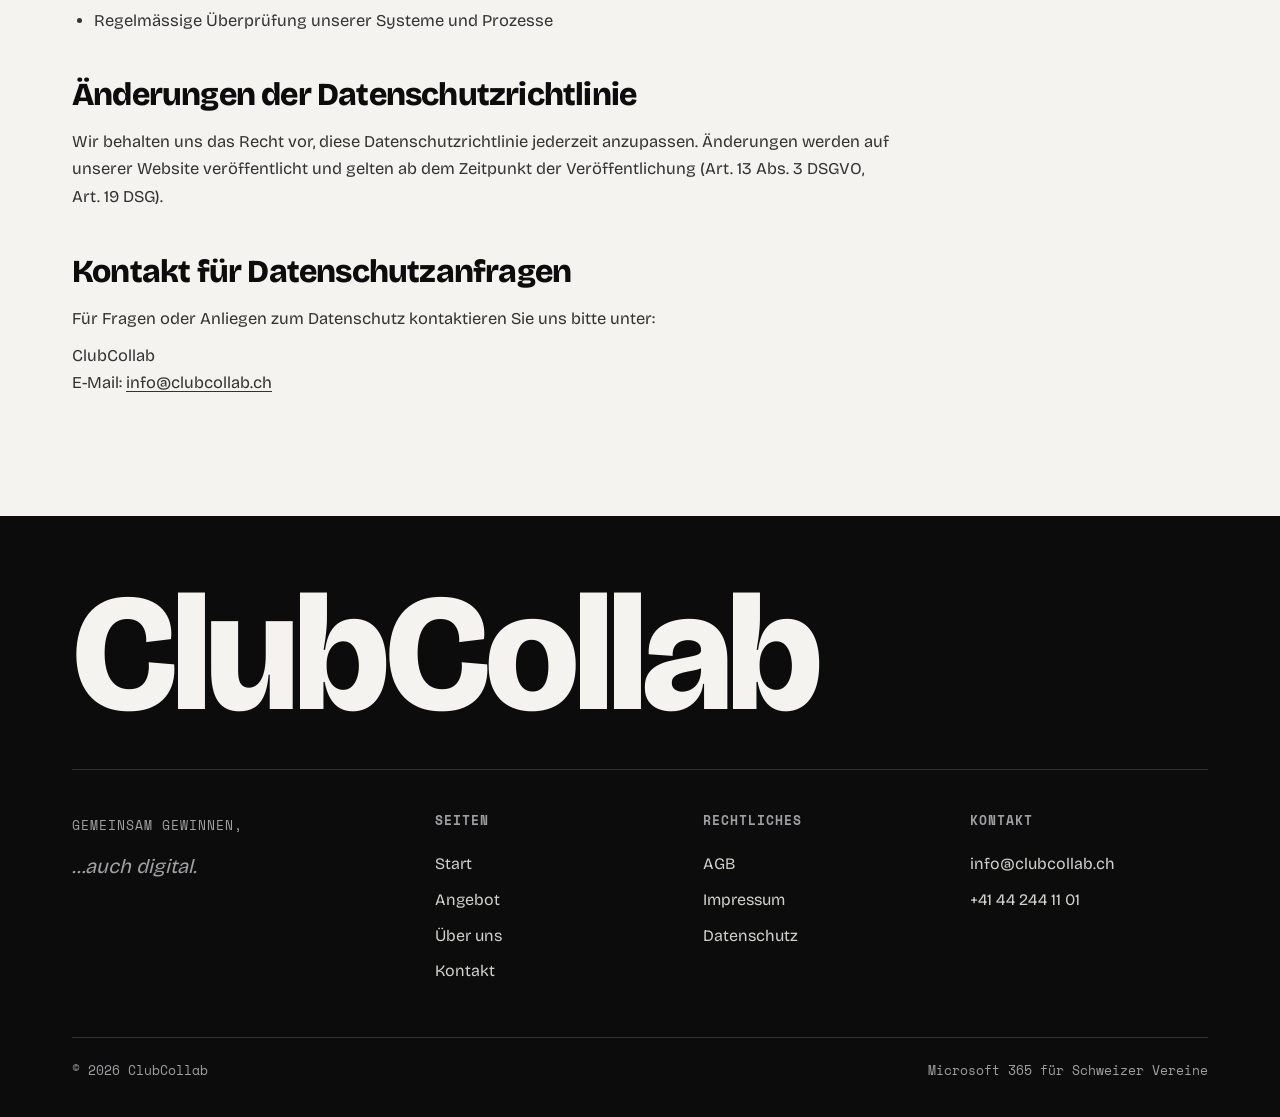
<file: datenschutz.html>
<!DOCTYPE html>
<html lang="de-CH">
<head>
<meta charset="UTF-8">
<meta name="viewport" content="width=device-width, initial-scale=1.0">
<title>ClubCollab — Datenschutz</title>
<meta name="description" content="Datenschutzrichtlinie der ClubCollab KLG: Welche Daten wir verarbeiten, zu welchem Zweck und welche Rechte betroffene Personen haben.">
<link rel="canonical" href="https://clubcollab.ch/datenschutz.html">
<meta name="robots" content="noindex, follow">
<link rel="icon" href="./assets/favicon.svg">
<link rel="preconnect" href="https://fonts.googleapis.com">
<link rel="preconnect" href="https://fonts.gstatic.com" crossorigin>
<link href="https://fonts.googleapis.com/css2?family=Bricolage+Grotesque:opsz,wght@12..96,400;12..96,500;12..96,600;12..96,700;12..96,800&family=Space+Mono:wght@400;700&display=swap" rel="stylesheet">
<link rel="stylesheet" href="./assets/site.css">
</head>
<body>
<div class="progress" id="progress"></div>

<nav id="nav">
  <a href="./index.html" class="brand"><span class="mono-mark"></span>ClubCollab</a>
  <div class="navlinks">
    <a href="./angebot.html">Angebot</a>
    <a href="./ueber-uns.html">Über uns</a>
    <a href="./kontakt.html">Kontakt</a>
    <a href="./kontakt.html" class="btn">Erstgespräch <span class="ar">→</span></a>
  </div>
  <div class="nav-cta">
    <a href="./kontakt.html" class="btn">Erstgespräch <span class="ar">→</span></a>
    <button class="nav-toggle" aria-label="Menü öffnen"><span></span><span></span><span></span></button>
  </div>
</nav>
<div class="nav-backdrop"></div>

<header class="pagehero">
  <div class="container">
    <span class="eyebrow">Rechtliches</span>
    <h1>Datenschutz</h1>
  </div>
</header>

<section><div class="container"><div class="sec" style="padding-top:clamp(20px,3vh,40px)">
  <div class="prose">
    <h2>Verantwortlicher</h2>
    <p>Verantwortlich für die Verarbeitung personenbezogener Daten:</p>
    <p>ClubCollab<br>Waldstrasse 27<br>8136 Gattikon<br>Schweiz</p>
    <p>Vertreten durch die drei Verantwortlichen / Gründer von ClubCollab (Jannic Maltry, Justin Büchi, Rohan Chowdhury)</p>
    <p>Kontakt:<br>E-Mail: <a href="mailto:info@clubcollab.ch">info@clubcollab.ch</a><br>Web: <a href="https://clubcollab.ch">www.clubcollab.ch</a></p>
    <p>Diese Datenschutzrichtlinie erfüllt die Anforderungen der Datenschutz-Grundverordnung (DSGVO) der Europäischen Union sowie des Schweizer Datenschutzgesetzes (DSG).</p>

    <h2>Arten der verarbeiteten Daten</h2>
    <p>Wir erheben und verarbeiten insbesondere folgende personenbezogene Daten gemäss Art. 4 Nr. 1 DSGVO und Art. 3 DSG:</p>
    <ul>
      <li>Vorname und Nachname</li>
      <li>Kontaktangaben (z.&nbsp;B. E-Mail-Adresse, Telefonnummer)</li>
      <li>Rechnungs- und Vertragsdaten (z.&nbsp;B. Firma/Verein, Adresse, gebuchte Leistungen)</li>
      <li>Event- und projektbezogene Daten (z.&nbsp;B. Veranstaltungsname, Datum/Uhrzeit, gebuchte Services, interne Referenz- oder Garderobennummern, Zeitstempel von Vorgängen)</li>
      <li>Technische Daten bei Nutzung unserer Online-Angebote (z.&nbsp;B. IP-Adresse, Logfiles, Gerätedaten, ggf. Cookies – soweit erforderlich und zulässig)</li>
    </ul>
    <p>Diese Daten werden insbesondere für die Erbringung und Abwicklung unserer Dienstleistungen im IT- und Event-Umfeld (z.&nbsp;B. digitale Lösungen für Clubs/Events, Support-Leistungen, Beratungsleistungen) verwendet.</p>

    <h2>Zweck der Datenverarbeitung</h2>
    <p>Die Verarbeitung erfolgt gemäss Art. 6 Abs. 1 lit. b DSGVO (Erfüllung eines Vertrags) und Art. 31 DSG (Bearbeitung zur Vertragserfüllung) sowie – soweit erforderlich – auf Basis Ihrer Einwilligung (Art. 6 Abs. 1 lit. a DSGVO, Art. 31 Abs. 1 DSG) oder unserer berechtigten Interessen (Art. 6 Abs. 1 lit. f DSGVO):</p>
    <ul>
      <li>Betrieb und Verwaltung unserer digitalen Lösungen und IT-Services</li>
      <li>Planung, Durchführung und Nachbearbeitung von Projekten und Events</li>
      <li>Identifikation und Kommunikation mit Kunden, Partnern und Nutzern</li>
      <li>Support, Fehleranalyse und Optimierung unserer Systeme</li>
      <li>Versand von Bestätigungs-E-Mails und Benachrichtigungen</li>
      <li>Versand von Newslettern sowie ggf. Weitergabe an Drittparteien nur bei ausdrücklicher Einwilligung</li>
      <li>Wahrung unserer berechtigten Interessen (z.&nbsp;B. IT-Sicherheit, Durchsetzung von Rechtsansprüchen)</li>
    </ul>

    <h2>Speicherung und Übermittlung der Daten</h2>
    <h3>Speicherort</h3>
    <p>Die Daten werden auf Servern bei sorgfältig ausgewählten Dienstleistern gespeichert. Diese Anbieter erfüllen die Anforderungen der DSGVO und des Schweizer DSG und verfügen über geeignete technische und organisatorische Massnahmen zum Schutz Ihrer Daten.</p>
    <h3>Übermittlung in ein Drittland</h3>
    <p>Sofern Daten ausserhalb der Schweiz bzw. des EWR verarbeitet werden, erfolgt die Übermittlung gemäss Art. 45 ff. DSGVO und Art. 16 DSG, insbesondere durch:</p>
    <ul>
      <li>Einsatz von Dienstleistern in Ländern mit anerkannt angemessenem Datenschutzniveau oder</li>
      <li>Abschluss von Standardvertragsklauseln (SCCs) mit dem jeweiligen Anbieter, um ein angemessenes Datenschutzniveau zu gewährleisten.</li>
    </ul>

    <h2>Aufbewahrungsdauer</h2>
    <p>Die Speicherung personenbezogener Daten erfolgt gemäss Art. 5 Abs. 1 lit. e DSGVO und Art. 6 DSG nur so lange, wie es für die jeweiligen Zwecke erforderlich ist:</p>
    <ul>
      <li>Für die Abwicklung von Projekten, Events und laufenden Vertragsbeziehungen: für die Dauer der Vertragsbeziehung sowie im Rahmen gesetzlicher Aufbewahrungspflichten (z.&nbsp;B. 10 Jahre nach Schweizer Obligationenrecht für buchhaltungsrelevante Unterlagen).</li>
      <li>Für Newsletter und Marketing-Kommunikation: bis zum Widerruf der Einwilligung.</li>
      <li>Log- und technische Daten: so kurz wie möglich, soweit erforderlich für Betrieb, Sicherheit und Fehleranalyse unserer Systeme.</li>
    </ul>

    <h2>Rechte der betroffenen Personen</h2>
    <p>Gemäss Art. 15–22 DSGVO und Art. 25–28 DSG haben betroffene Personen folgende Rechte:</p>
    <ul>
      <li>Recht auf Auskunft (Art. 15 DSGVO, Art. 25 DSG): Informationen über die von uns gespeicherten personenbezogenen Daten.</li>
      <li>Recht auf Berichtigung (Art. 16 DSGVO, Art. 32 DSG): Berichtigung unrichtiger oder unvollständiger Daten.</li>
      <li>Recht auf Löschung (Art. 17 DSGVO, Art. 32 DSG): Löschung der Daten, soweit keine gesetzlichen Pflichten oder überwiegenden Interessen entgegenstehen.</li>
      <li>Recht auf Einschränkung der Verarbeitung (Art. 18 DSGVO, Art. 31 Abs. 2 DSG).</li>
      <li>Recht auf Datenübertragbarkeit (Art. 20 DSGVO, Art. 28 DSG): Erhalt der Daten in einem gängigen, maschinenlesbaren Format.</li>
      <li>Recht auf Widerspruch (Art. 21 DSGVO, Art. 31 DSG): Widerspruch gegen bestimmte Verarbeitungen, insbesondere Direktmarketing.</li>
    </ul>
    <p>Anfragen können an <a href="mailto:info@clubcollab.ch">info@clubcollab.ch</a> gerichtet werden.</p>

    <h2>Sicherheit der Datenverarbeitung</h2>
    <p>Wir treffen angemessene technische und organisatorische Massnahmen gemäss Art. 32 DSGVO und Art. 8 DSG, um personenbezogene Daten vor Verlust, Missbrauch, unbefugtem Zugriff, Veröffentlichung, Veränderung oder Zerstörung zu schützen. Dazu gehören unter anderem:</p>
    <ul>
      <li>Zugriffsbeschränkungen nach dem Need-to-know-Prinzip</li>
      <li>Einsatz zeitgemässer Verschlüsselungs- und Sicherheitstechnologien</li>
      <li>Regelmässige Überprüfung unserer Systeme und Prozesse</li>
    </ul>

    <h2>Änderungen der Datenschutzrichtlinie</h2>
    <p>Wir behalten uns das Recht vor, diese Datenschutzrichtlinie jederzeit anzupassen. Änderungen werden auf unserer Website veröffentlicht und gelten ab dem Zeitpunkt der Veröffentlichung (Art. 13 Abs. 3 DSGVO, Art. 19 DSG).</p>

    <h2>Kontakt für Datenschutzanfragen</h2>
    <p>Für Fragen oder Anliegen zum Datenschutz kontaktieren Sie uns bitte unter:</p>
    <p>ClubCollab<br>E-Mail: <a href="mailto:info@clubcollab.ch">info@clubcollab.ch</a></p>
  </div>
</div></div></section>

<footer><div class="container">
  <div class="foot-big">ClubCollab</div>
  <div class="foot-grid">
    <div class="foot-brand"><span class="label" style="color:var(--muted-d)">Gemeinsam gewinnen,</span><span class="serify">…auch digital.</span></div>
    <div class="foot-col"><h5>Seiten</h5><a href="./index.html">Start</a><a href="./angebot.html">Angebot</a><a href="./ueber-uns.html">Über uns</a><a href="./kontakt.html">Kontakt</a></div>
    <div class="foot-col"><h5>Rechtliches</h5><a href="./agb.html">AGB</a><a href="./impressum.html">Impressum</a><a href="./datenschutz.html">Datenschutz</a></div>
    <div class="foot-col"><h5>Kontakt</h5><a href="mailto:info@clubcollab.ch">info@clubcollab.ch</a><a href="tel:+41442441101">+41 44 244 11 01</a></div>
  </div>
  <div class="foot-base"><span>© 2026 ClubCollab</span><span>Microsoft 365 für Schweizer Vereine</span></div>
</div></footer>

<script src="./assets/site.js"></script>
</body>
</html>
</file>
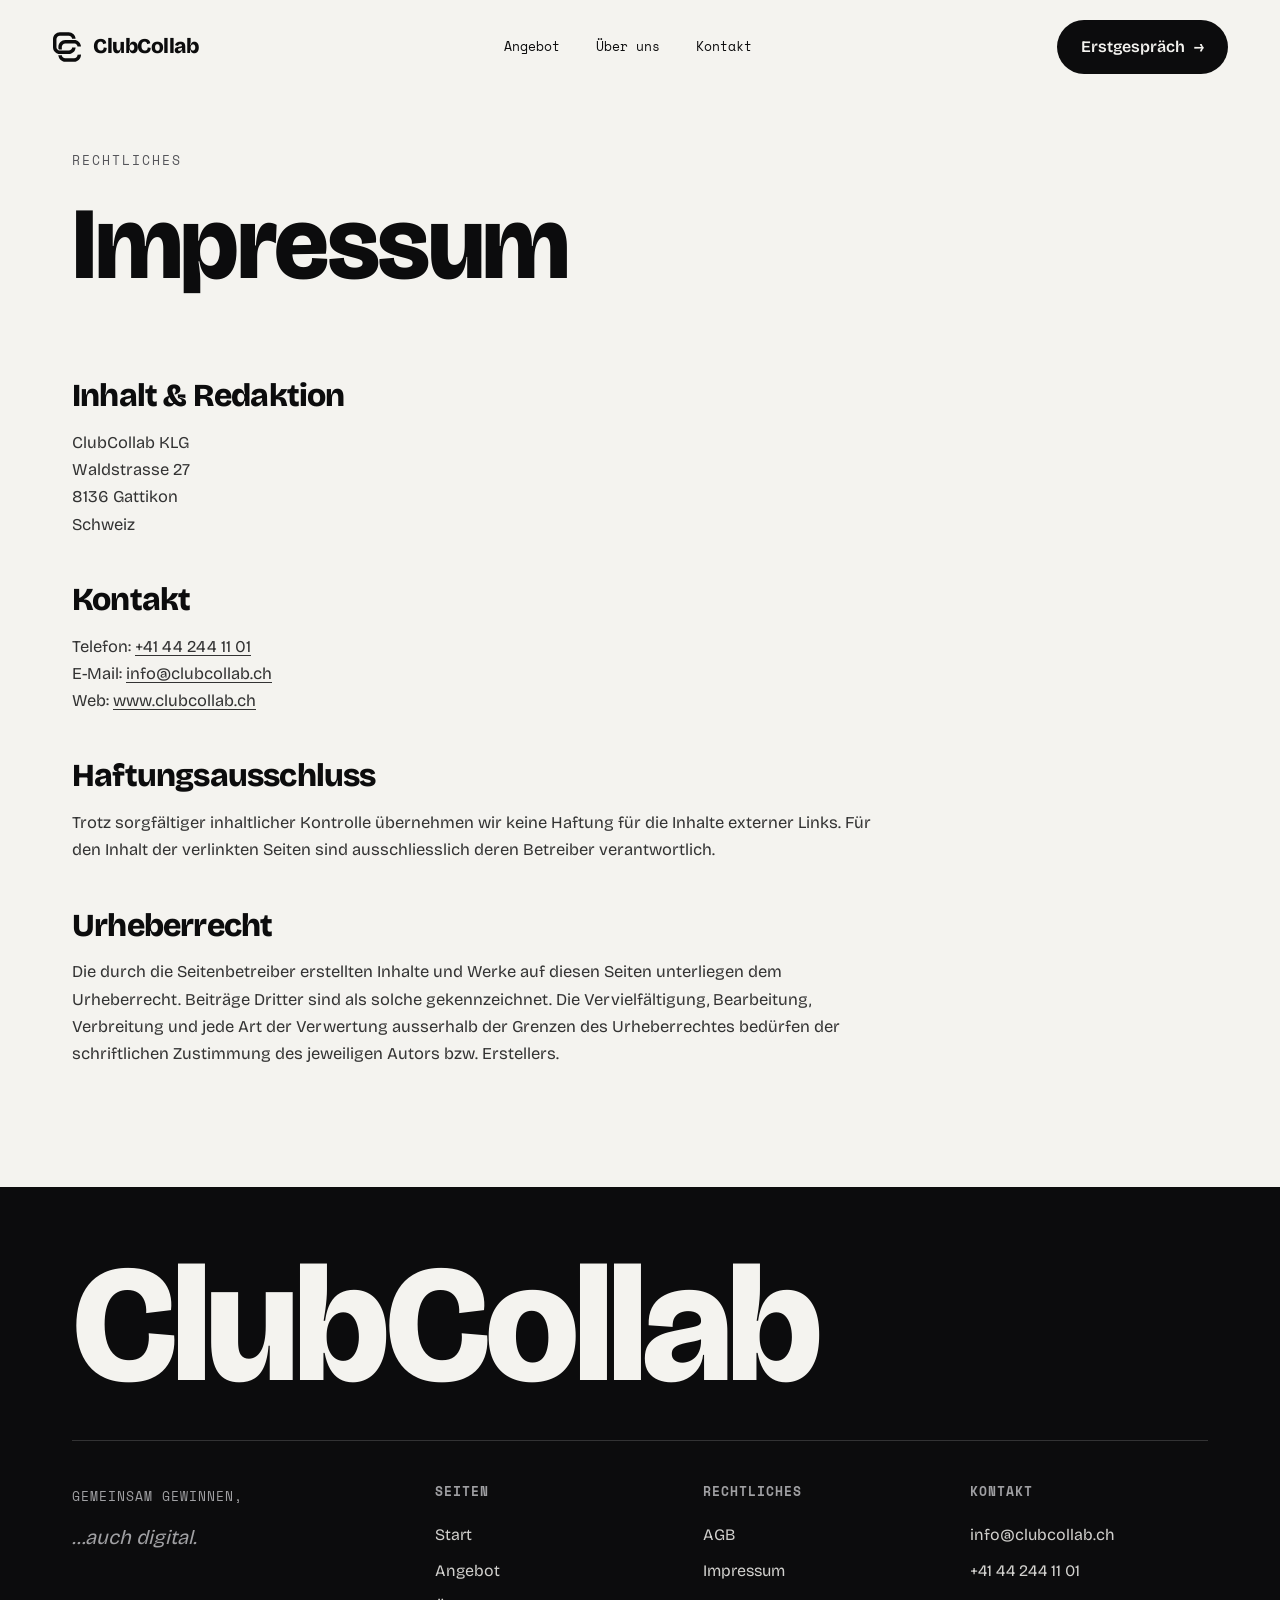
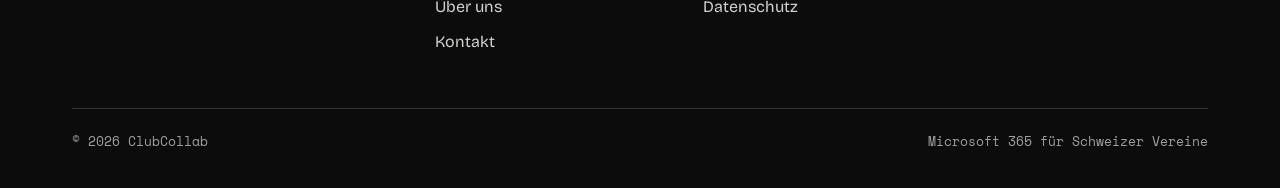
<file: impressum.html>
<!DOCTYPE html>
<html lang="de-CH">
<head>
<meta charset="UTF-8">
<meta name="viewport" content="width=device-width, initial-scale=1.0">
<title>ClubCollab — Impressum</title>
<meta name="description" content="Impressum der ClubCollab KLG, Waldstrasse 27, 8136 Gattikon. Kontakt: info@clubcollab.ch, +41 44 244 11 01.">
<link rel="canonical" href="https://clubcollab.ch/impressum.html">
<meta name="robots" content="noindex, follow">
<link rel="icon" href="./assets/favicon.svg">
<link rel="preconnect" href="https://fonts.googleapis.com">
<link rel="preconnect" href="https://fonts.gstatic.com" crossorigin>
<link href="https://fonts.googleapis.com/css2?family=Bricolage+Grotesque:opsz,wght@12..96,400;12..96,500;12..96,600;12..96,700;12..96,800&family=Space+Mono:wght@400;700&display=swap" rel="stylesheet">
<link rel="stylesheet" href="./assets/site.css">
</head>
<body>
<div class="progress" id="progress"></div>

<nav id="nav">
  <a href="./index.html" class="brand"><span class="mono-mark"></span>ClubCollab</a>
  <div class="navlinks">
    <a href="./angebot.html">Angebot</a>
    <a href="./ueber-uns.html">Über uns</a>
    <a href="./kontakt.html">Kontakt</a>
    <a href="./kontakt.html" class="btn">Erstgespräch <span class="ar">→</span></a>
  </div>
  <div class="nav-cta">
    <a href="./kontakt.html" class="btn">Erstgespräch <span class="ar">→</span></a>
    <button class="nav-toggle" aria-label="Menü öffnen"><span></span><span></span><span></span></button>
  </div>
</nav>
<div class="nav-backdrop"></div>

<header class="pagehero">
  <div class="container">
    <span class="eyebrow">Rechtliches</span>
    <h1>Impressum</h1>
  </div>
</header>

<section><div class="container"><div class="sec" style="padding-top:clamp(20px,3vh,40px)">
  <div class="prose">
    <h2>Inhalt &amp; Redaktion</h2>
    <p>ClubCollab KLG<br>Waldstrasse 27<br>8136 Gattikon<br>Schweiz</p>

    <h2>Kontakt</h2>
    <p>Telefon: <a href="tel:+41442441101">+41 44 244 11 01</a><br>
    E-Mail: <a href="mailto:info@clubcollab.ch">info@clubcollab.ch</a><br>
    Web: <a href="https://clubcollab.ch">www.clubcollab.ch</a></p>

    <h2>Haftungsausschluss</h2>
    <p>Trotz sorgfältiger inhaltlicher Kontrolle übernehmen wir keine Haftung für die Inhalte externer Links. Für den Inhalt der verlinkten Seiten sind ausschliesslich deren Betreiber verantwortlich.</p>

    <h2>Urheberrecht</h2>
    <p>Die durch die Seitenbetreiber erstellten Inhalte und Werke auf diesen Seiten unterliegen dem Urheberrecht. Beiträge Dritter sind als solche gekennzeichnet. Die Vervielfältigung, Bearbeitung, Verbreitung und jede Art der Verwertung ausserhalb der Grenzen des Urheberrechtes bedürfen der schriftlichen Zustimmung des jeweiligen Autors bzw. Erstellers.</p>
  </div>
</div></div></section>

<footer><div class="container">
  <div class="foot-big">ClubCollab</div>
  <div class="foot-grid">
    <div class="foot-brand"><span class="label" style="color:var(--muted-d)">Gemeinsam gewinnen,</span><span class="serify">…auch digital.</span></div>
    <div class="foot-col"><h5>Seiten</h5><a href="./index.html">Start</a><a href="./angebot.html">Angebot</a><a href="./ueber-uns.html">Über uns</a><a href="./kontakt.html">Kontakt</a></div>
    <div class="foot-col"><h5>Rechtliches</h5><a href="./agb.html">AGB</a><a href="./impressum.html">Impressum</a><a href="./datenschutz.html">Datenschutz</a></div>
    <div class="foot-col"><h5>Kontakt</h5><a href="mailto:info@clubcollab.ch">info@clubcollab.ch</a><a href="tel:+41442441101">+41 44 244 11 01</a></div>
  </div>
  <div class="foot-base"><span>© 2026 ClubCollab</span><span>Microsoft 365 für Schweizer Vereine</span></div>
</div></footer>

<script src="./assets/site.js"></script>
</body>
</html>
</file>
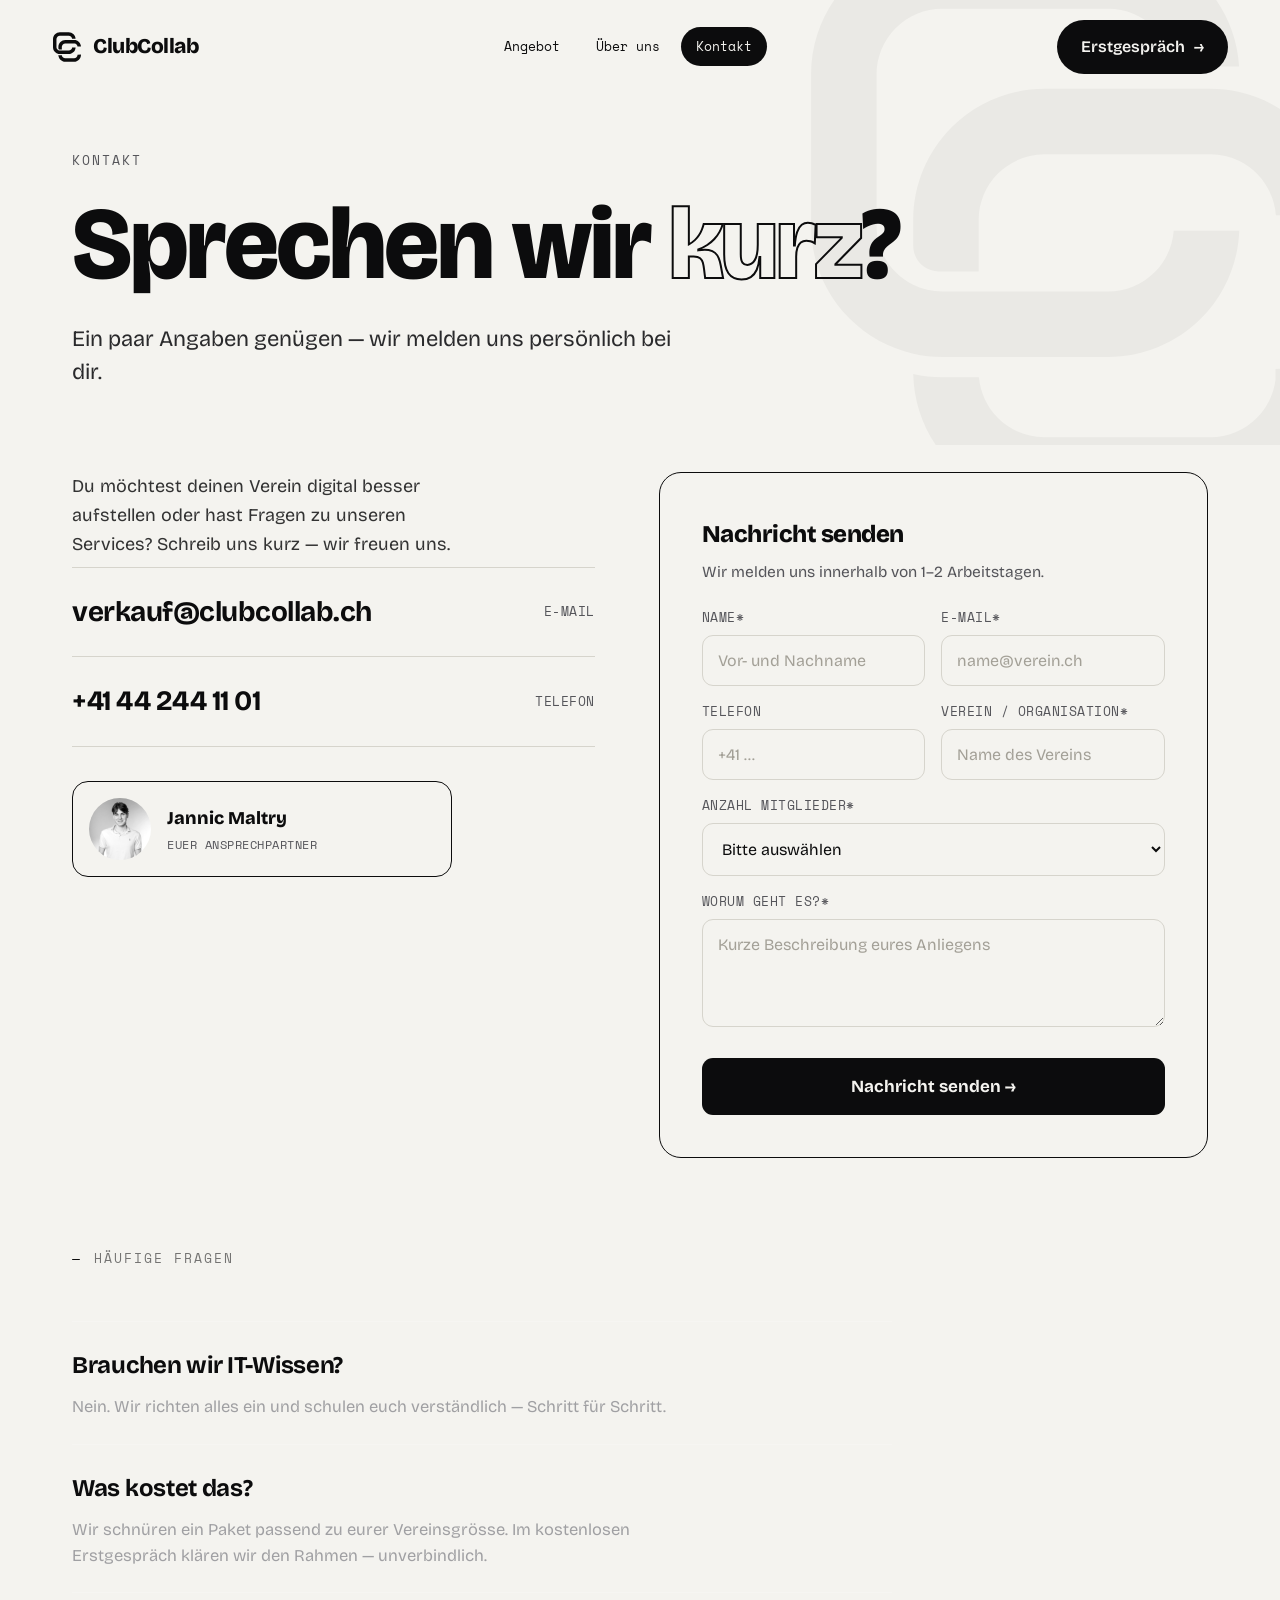
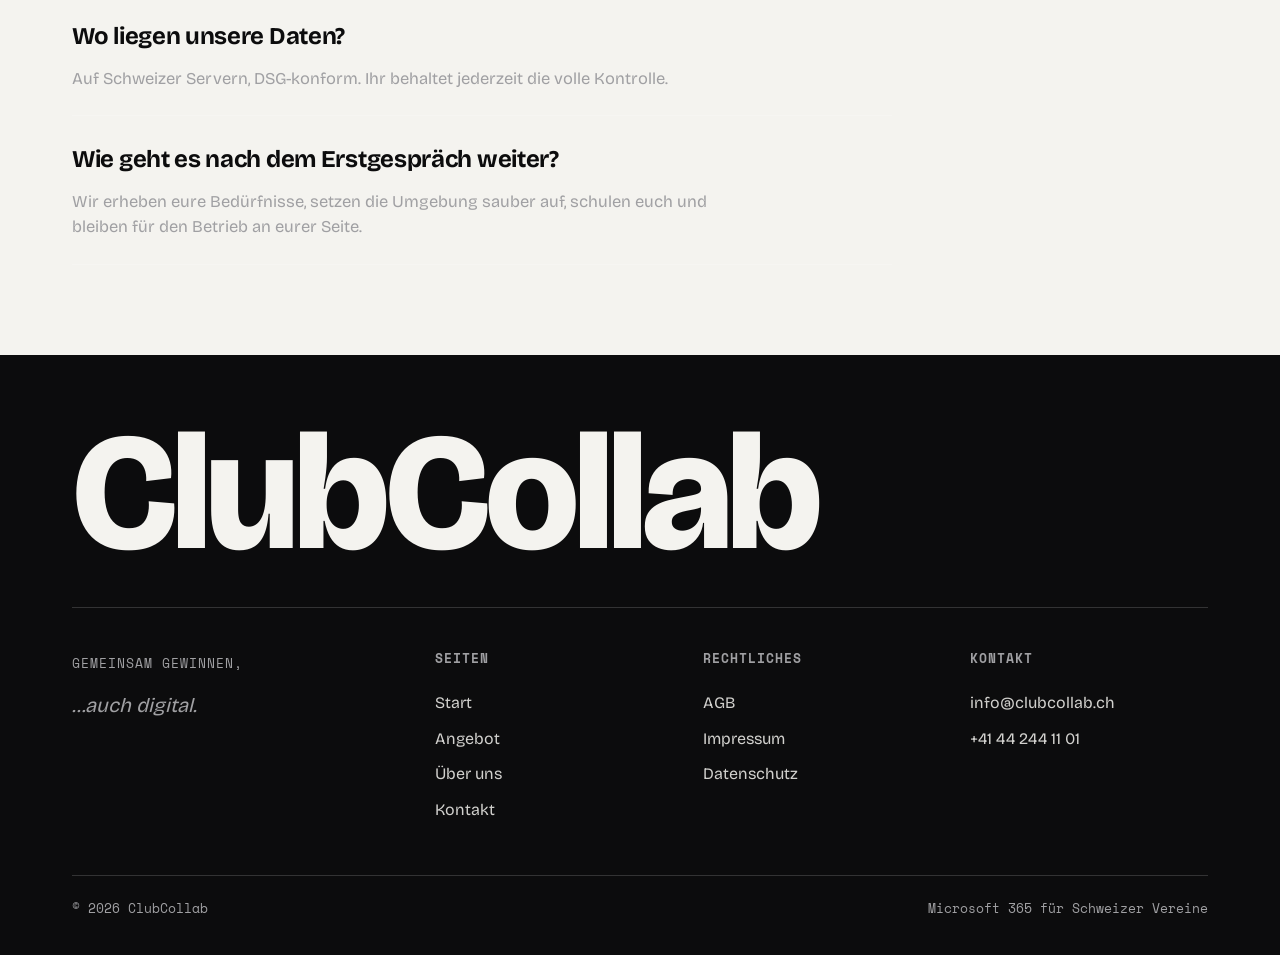
<file: kontakt.html>
<!DOCTYPE html>
<html lang="de-CH">
<head>
<meta charset="UTF-8">
<meta name="viewport" content="width=device-width, initial-scale=1.0">
<title>ClubCollab — Kontakt</title>
<meta name="description" content="Kontaktiere ClubCollab. Ein paar Angaben genügen — wir melden uns persönlich. verkauf@clubcollab.ch · +41 44 244 11 01">
<link rel="canonical" href="https://clubcollab.ch/kontakt.html">
<meta property="og:type" content="website">
<meta property="og:site_name" content="ClubCollab">
<meta property="og:locale" content="de_CH">
<meta property="og:title" content="ClubCollab — Kontakt">
<meta property="og:description" content="Kontaktiere ClubCollab. Ein paar Angaben genügen — wir melden uns persönlich.">
<meta property="og:url" content="https://clubcollab.ch/kontakt.html">
<meta property="og:image" content="https://clubcollab.ch/assets/logo-horizontal-3.png">
<meta name="twitter:card" content="summary_large_image">
<link rel="icon" href="./assets/favicon.svg">
<link rel="preconnect" href="https://fonts.googleapis.com">
<link rel="preconnect" href="https://fonts.gstatic.com" crossorigin>
<link href="https://fonts.googleapis.com/css2?family=Bricolage+Grotesque:opsz,wght@12..96,400;12..96,500;12..96,600;12..96,700;12..96,800&family=Space+Mono:wght@400;700&display=swap" rel="stylesheet">
<link rel="stylesheet" href="./assets/site.css">
<style>
.contact{display:grid;grid-template-columns:1fr 1.05fr;gap:clamp(30px,5vw,70px);align-items:start}
@media(max-width:880px){.contact{grid-template-columns:1fr;gap:38px}}
.contact .links{display:flex;flex-direction:column;margin-top:8px}
.contact .links a{display:flex;justify-content:space-between;align-items:center;gap:16px;padding:22px 0;border-top:1px solid var(--line);
  font-size:clamp(19px,2.4vw,28px);font-weight:700;letter-spacing:-.5px;transition:padding .3s}
.contact .links a:last-child{border-bottom:1px solid var(--line)}
.contact .links a:hover{padding-left:10px}
.contact .links a small{font-family:'Space Mono',monospace;font-size:12.5px;color:var(--muted);font-weight:400;letter-spacing:.5px;text-transform:uppercase}
.contact .intro{font-size:18px;line-height:1.6;color:#333;max-width:380px}
.person{display:flex;align-items:center;gap:16px;margin-top:34px;padding:16px;border:1.5px solid var(--ink);border-radius:16px;max-width:380px}
.person img{width:62px;height:62px;border-radius:50%;object-fit:cover;object-position:center top;filter:grayscale(1)}
.person b{font-size:18px;font-weight:800}
.person span{display:block;font-family:'Space Mono',monospace;font-size:12px;color:var(--muted);text-transform:uppercase;letter-spacing:.5px;margin-top:3px}
.formcard{border:1.5px solid var(--ink);border-radius:22px;padding:clamp(26px,3.5vw,42px)}
.formcard h3{font-size:24px;font-weight:800;letter-spacing:-.5px;margin-bottom:6px}
.formcard .sub{font-size:15.5px;color:var(--muted);margin-bottom:24px}
/* faq */
.faq{max-width:820px}
.fitem{border-top:1px solid var(--line-d);padding:24px 0}
.fitem:last-child{border-bottom:1px solid var(--line-d)}
.fitem h4{font-size:clamp(19px,2.4vw,24px);font-weight:700;letter-spacing:-.3px}
.fitem p{font-size:16.5px;color:var(--muted-d);line-height:1.55;margin-top:10px;max-width:640px}
</style>
</head>
<body>
<div class="progress" id="progress"></div>

<nav id="nav">
  <a href="./index.html" class="brand"><span class="mono-mark"></span>ClubCollab</a>
  <div class="navlinks">
    <a href="./angebot.html">Angebot</a>
    <a href="./ueber-uns.html">Über uns</a>
    <a href="./kontakt.html" class="active">Kontakt</a>
    <a href="./kontakt.html" class="btn">Erstgespräch <span class="ar">→</span></a>
  </div>
  <div class="nav-cta">
    <a href="./kontakt.html" class="btn">Erstgespräch <span class="ar">→</span></a>
    <button class="nav-toggle" aria-label="Menü öffnen"><span></span><span></span><span></span></button>
  </div>
</nav>
<div class="nav-backdrop"></div>

<!-- HERO -->
<header class="pagehero">
  <span class="pagehero-mono"><span class="mono-mark" style="display:block;width:100%;height:560px"></span></span>
  <div class="container">
    <span class="eyebrow">Kontakt</span>
    <h1>Sprechen wir <span class="o">kurz</span>?</h1>
    <p class="lead">Ein paar Angaben genügen — wir melden uns persönlich bei dir.</p>
  </div>
</header>

<!-- CONTACT -->
<section><div class="container"><div class="sec" style="padding-top:clamp(20px,3vh,40px)">
  <div class="contact">
    <div class="reveal">
      <p class="intro">Du möchtest deinen Verein digital besser aufstellen oder hast Fragen zu unseren Services? Schreib uns kurz — wir freuen uns.</p>
      <div class="links">
        <a href="mailto:verkauf@clubcollab.ch">verkauf@clubcollab.ch <small>E-Mail</small></a>
        <a href="tel:+41442441101">+41 44 244 11 01 <small>Telefon</small></a>
      </div>
      <div class="person">
        <img src="./assets/jannic.jpg" alt="Jannic Maltry">
        <div><b>Jannic Maltry</b><span>Euer Ansprechpartner</span></div>
      </div>
    </div>
    <div class="formcard reveal" id="form">
      <h3>Nachricht senden</h3>
      <p class="sub">Wir melden uns innerhalb von 1–2 Arbeitstagen.</p>
      <form id="cform" action="./kontakt.php" method="POST">
        <input type="hidden" name="quelle" value="kontakt">
        <div style="position:absolute;left:-9999px;top:-9999px" aria-hidden="true"><label>Website<input type="text" name="website" tabindex="-1" autocomplete="off"></label></div>
        <div class="g2">
          <div class="fld"><label>Name*</label><input name="name" required placeholder="Vor- und Nachname"></div>
          <div class="fld"><label>E-Mail*</label><input name="email" type="email" required placeholder="name@verein.ch"></div>
        </div>
        <div class="g2">
          <div class="fld"><label>Telefon</label><input name="telefon" type="tel" placeholder="+41 …"></div>
          <div class="fld"><label>Verein / Organisation*</label><input name="verein" required placeholder="Name des Vereins"></div>
        </div>
        <div class="fld"><label>Anzahl Mitglieder*</label>
          <select name="mitglieder" required><option value="">Bitte auswählen</option><option>bis 50</option><option>51–150</option><option>151–500</option><option>mehr als 500</option></select>
        </div>
        <div class="fld"><label>Worum geht es?*</label><textarea name="nachricht" rows="4" required placeholder="Kurze Beschreibung eures Anliegens"></textarea></div>
        <button type="submit">Nachricht senden →</button>
      </form>
    </div>
  </div>
</div></div></section>

<!-- FAQ -->
<section><div class="container"><div class="sec" style="padding-top:0">
  <div class="sec-head reveal"><span class="no">—</span><span class="ti">Häufige Fragen</span></div>
  <div class="faq">
    <div class="fitem reveal"><h4>Brauchen wir IT-Wissen?</h4><p>Nein. Wir richten alles ein und schulen euch verständlich — Schritt für Schritt.</p></div>
    <div class="fitem reveal"><h4>Was kostet das?</h4><p>Wir schnüren ein Paket passend zu eurer Vereinsgrösse. Im kostenlosen Erstgespräch klären wir den Rahmen — unverbindlich.</p></div>
    <div class="fitem reveal"><h4>Wo liegen unsere Daten?</h4><p>Auf Schweizer Servern, DSG-konform. Ihr behaltet jederzeit die volle Kontrolle.</p></div>
    <div class="fitem reveal"><h4>Wie geht es nach dem Erstgespräch weiter?</h4><p>Wir erheben eure Bedürfnisse, setzen die Umgebung sauber auf, schulen euch und bleiben für den Betrieb an eurer Seite.</p></div>
  </div>
</div></div></section>

<footer><div class="container">
  <div class="foot-big">ClubCollab</div>
  <div class="foot-grid">
    <div class="foot-brand"><span class="label" style="color:var(--muted-d)">Gemeinsam gewinnen,</span><span class="serify">…auch digital.</span></div>
    <div class="foot-col"><h5>Seiten</h5><a href="./index.html">Start</a><a href="./angebot.html">Angebot</a><a href="./ueber-uns.html">Über uns</a><a href="./kontakt.html">Kontakt</a></div>
    <div class="foot-col"><h5>Rechtliches</h5><a href="./agb.html">AGB</a><a href="./impressum.html">Impressum</a><a href="./datenschutz.html">Datenschutz</a></div>
    <div class="foot-col"><h5>Kontakt</h5><a href="mailto:info@clubcollab.ch">info@clubcollab.ch</a><a href="tel:+41442441101">+41 44 244 11 01</a></div>
  </div>
  <div class="foot-base"><span>© 2026 ClubCollab</span><span>Microsoft 365 für Schweizer Vereine</span></div>
</div></footer>

<script>
(function(){
  var sent = new URLSearchParams(location.search).get('sent');
  if (sent === null) return;
  var f = document.getElementById('cform'); if (!f) return;
  if (sent === '1'){
    f.innerHTML = '<div style="padding:26px;border:1.5px solid currentColor;border-radius:14px;text-align:center"><b style="font-size:18px">Danke — eure Nachricht ist unterwegs.</b><br><span style="opacity:.75;font-size:15px">Wir melden uns persönlich, in der Regel innert 1–2 Arbeitstagen.</span></div>';
  } else {
    var n = document.createElement('div');
    n.style.cssText = 'margin-bottom:14px;padding:12px 16px;border-radius:10px;border:1.5px solid rgba(179,38,30,.65);font-size:14.5px';
    n.textContent = 'Senden hat nicht geklappt — bitte schreibt uns direkt an verkauf@clubcollab.ch.';
    f.prepend(n);
  }
})();
</script>
<script src="./assets/site.js"></script>
</body>
</html>
</file>
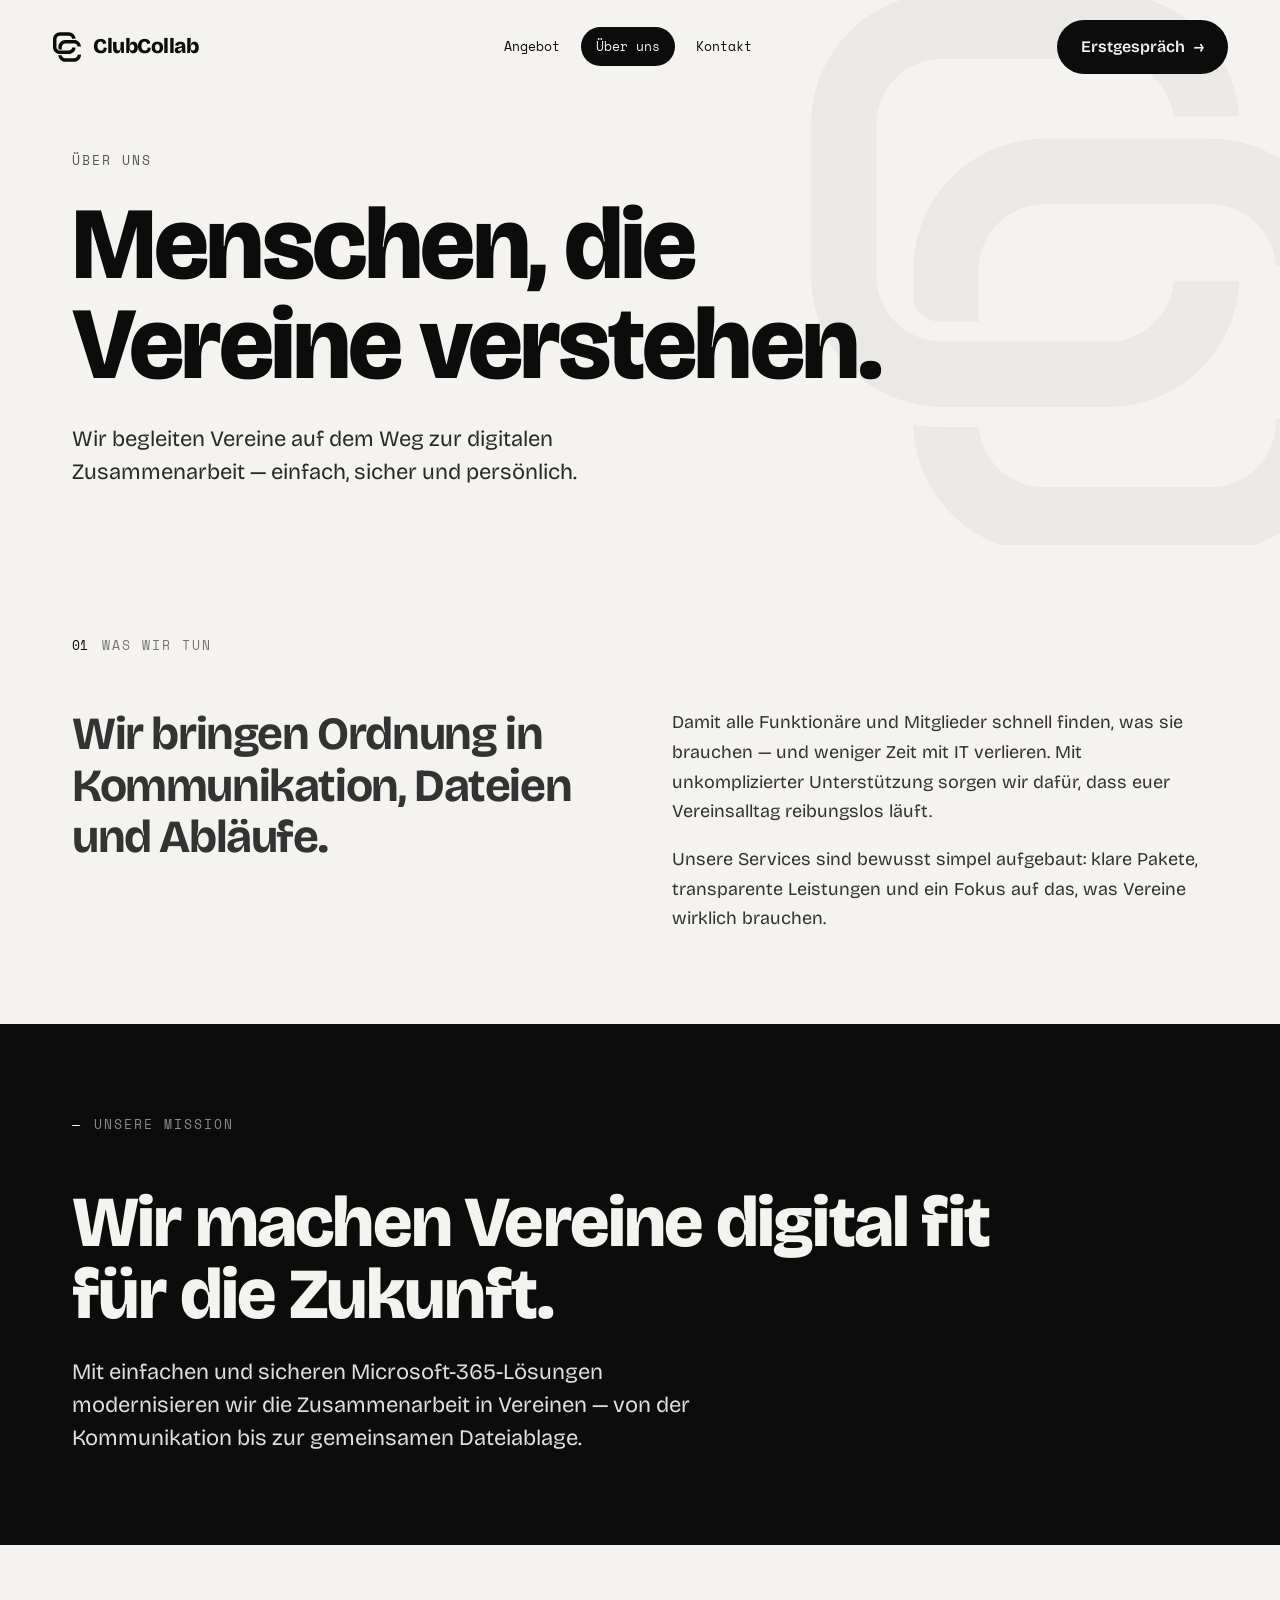
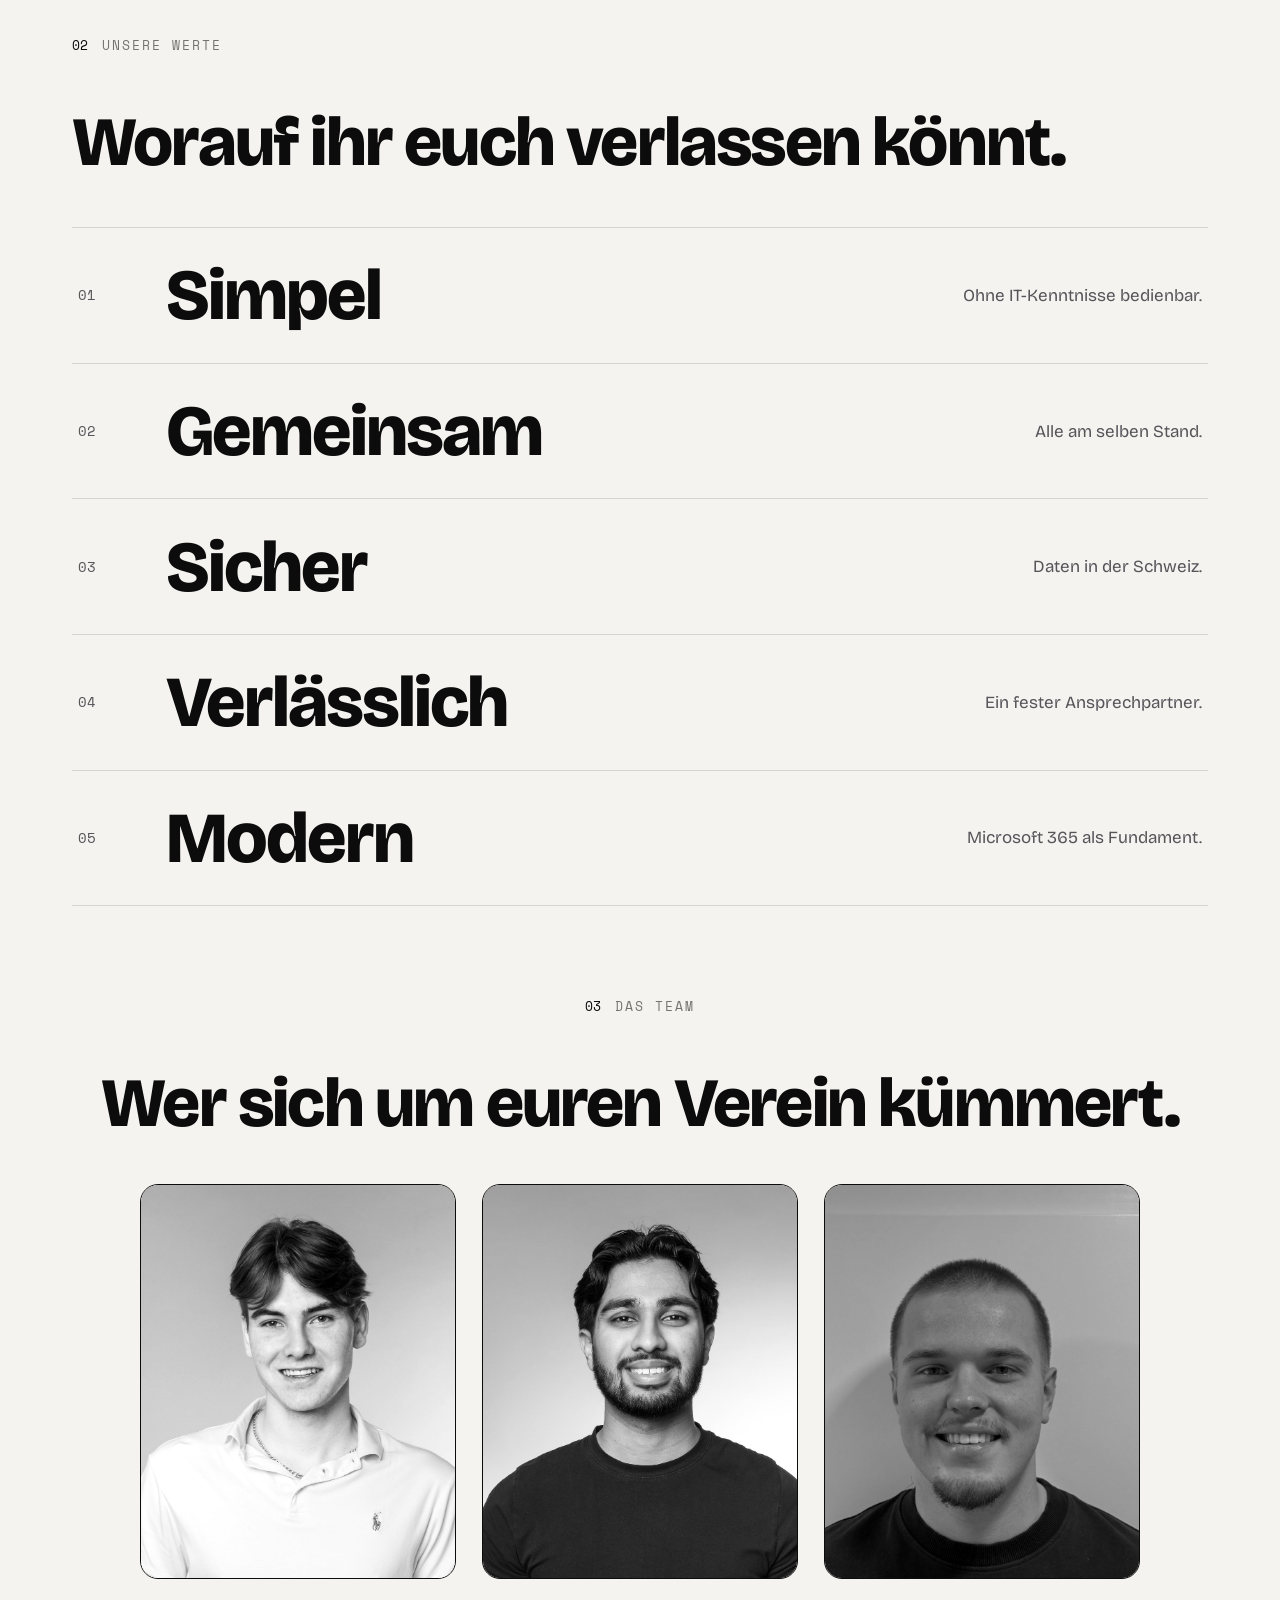
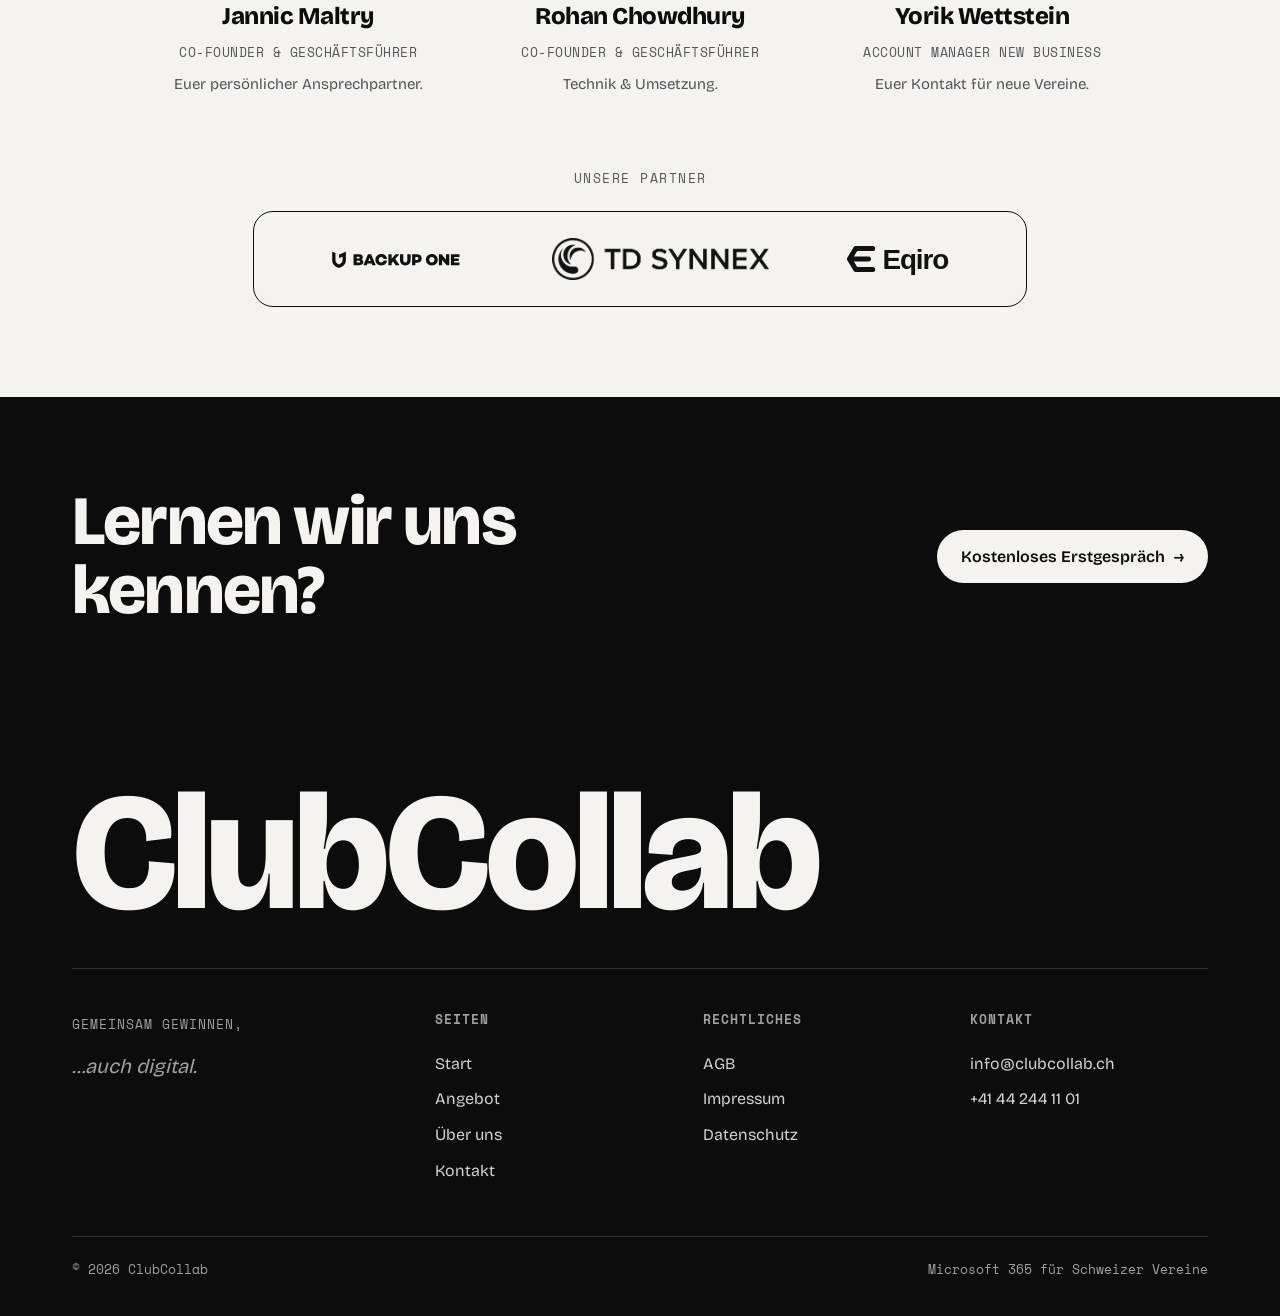
<file: ueber-uns.html>
<!DOCTYPE html>
<html lang="de-CH">
<head>
<meta charset="UTF-8">
<meta name="viewport" content="width=device-width, initial-scale=1.0">
<title>ClubCollab — Über uns</title>
<meta name="description" content="ClubCollab begleitet Schweizer Vereine in die digitale Zusammenarbeit. Lernt das Team und unsere Werte kennen.">
<link rel="canonical" href="https://clubcollab.ch/ueber-uns.html">
<meta property="og:type" content="website">
<meta property="og:site_name" content="ClubCollab">
<meta property="og:locale" content="de_CH">
<meta property="og:title" content="ClubCollab — Über uns">
<meta property="og:description" content="ClubCollab begleitet Schweizer Vereine in die digitale Zusammenarbeit. Lernt das Team und unsere Werte kennen.">
<meta property="og:url" content="https://clubcollab.ch/ueber-uns.html">
<meta property="og:image" content="https://clubcollab.ch/assets/logo-horizontal-3.png">
<meta name="twitter:card" content="summary_large_image">
<link rel="icon" href="./assets/favicon.svg">
<link rel="preconnect" href="https://fonts.googleapis.com">
<link rel="preconnect" href="https://fonts.gstatic.com" crossorigin>
<link href="https://fonts.googleapis.com/css2?family=Bricolage+Grotesque:opsz,wght@12..96,400;12..96,500;12..96,600;12..96,700;12..96,800&family=Space+Mono:wght@400;700&display=swap" rel="stylesheet">
<link rel="stylesheet" href="./assets/site.css">
<style>
.story-split{display:grid;grid-template-columns:1fr 1fr;gap:clamp(30px,5vw,80px);align-items:start}
@media(max-width:820px){.story-split{grid-template-columns:1fr;gap:24px}}
.story-split .big{font-weight:700;font-size:clamp(26px,3.6vw,46px);line-height:1.12;letter-spacing:-1.4px}
.story-split p{font-size:18px;line-height:1.65;color:#333}
.mission h2{font-size:clamp(34px,5.6vw,76px);max-width:1000px}
/* values — type index (wie Landing) */
.vindex{border-top:1px solid var(--line);margin-top:clamp(34px,5vw,50px)}
.vrow{display:grid;grid-template-columns:64px 1fr auto;gap:24px;align-items:center;padding:clamp(20px,2.6vw,34px) 6px;border-bottom:1px solid var(--line);transition:padding .4s,background .4s}
.vrow:hover{padding-left:18px;background:var(--paper-2)}
.vrow .vn{font-family:'Space Mono',monospace;font-size:14px;color:var(--muted)}
.vrow .vname{font-weight:800;font-size:clamp(32px,5.6vw,76px);letter-spacing:-2px;line-height:.95;transition:transform .4s}
.vrow:hover .vname{transform:translateX(8px)}
.vrow .vdesc{font-size:17px;color:var(--muted);text-align:right;max-width:300px}
@media(max-width:780px){.vrow{grid-template-columns:44px 1fr;gap:14px}.vrow .vdesc{grid-column:2;text-align:left;font-size:15.5px;margin-top:4px}}
/* team */
.team{display:grid;grid-template-columns:repeat(3,1fr);gap:26px;max-width:1000px;margin:clamp(30px,5vw,46px) auto 0}
@media(max-width:760px){.team{grid-template-columns:1fr;max-width:360px}}
.mem{text-align:center}
.mem .ph{aspect-ratio:4/5;border:1.5px solid var(--ink);border-radius:18px;overflow:hidden;margin-bottom:18px;background:var(--paper-2)}
.mem .ph img{width:100%;height:100%;object-fit:cover;object-position:center top;filter:grayscale(1) contrast(1.02);
  transform:scale(1.6);transform-origin:top center;transition:transform .6s cubic-bezier(.16,1,.3,1)}
.mem:hover .ph img{transform:scale(1.66)}
.mem .ph img.tight{transform:scale(1.04)}
.mem:hover .ph img.tight{transform:scale(1.08)}
.mem h4{font-size:24px;font-weight:800;letter-spacing:-.5px}
.mem .pos{font-family:'Space Mono',monospace;font-size:13px;color:var(--muted);text-transform:uppercase;letter-spacing:.5px;margin-top:6px}
.mem .note{font-size:15px;color:var(--muted);margin-top:10px}
.partners{display:flex;flex-direction:column;align-items:center;gap:22px;margin-top:72px;text-align:center}
.partners .lbl{font-family:'Space Mono',monospace;font-size:13px;text-transform:uppercase;letter-spacing:1.5px;color:var(--muted)}
.partners .logos{display:flex;align-items:center;justify-content:center;gap:clamp(34px,6vw,72px);flex-wrap:wrap;
  border:1.5px solid var(--ink);border-radius:20px;padding:26px clamp(30px,5vw,60px);background:var(--paper)}
.partners img{height:42px;filter:grayscale(1) brightness(0);opacity:.92;transition:transform .3s,opacity .3s}
.partners img:hover{opacity:1;transform:translateY(-3px)}
@media(max-width:520px){.partners img{height:32px}}
.cta-row{display:flex;justify-content:space-between;align-items:center;gap:30px;flex-wrap:wrap}
.cta-row h2{max-width:680px}
</style>
</head>
<body>
<div class="progress" id="progress"></div>

<nav id="nav">
  <a href="./index.html" class="brand"><span class="mono-mark"></span>ClubCollab</a>
  <div class="navlinks">
    <a href="./angebot.html">Angebot</a>
    <a href="./ueber-uns.html" class="active">Über uns</a>
    <a href="./kontakt.html">Kontakt</a>
    <a href="./kontakt.html" class="btn">Erstgespräch <span class="ar">→</span></a>
  </div>
  <div class="nav-cta">
    <a href="./kontakt.html" class="btn">Erstgespräch <span class="ar">→</span></a>
    <button class="nav-toggle" aria-label="Menü öffnen"><span></span><span></span><span></span></button>
  </div>
</nav>
<div class="nav-backdrop"></div>

<!-- HERO -->
<header class="pagehero">
  <span class="pagehero-mono"><span class="mono-mark" style="display:block;width:100%;height:560px"></span></span>
  <div class="container">
    <span class="eyebrow">Über uns</span>
    <h1>Menschen, die<br>Vereine verstehen.</h1>
    <p class="lead">Wir begleiten Vereine auf dem Weg zur digitalen Zusammenarbeit — einfach, sicher und persönlich.</p>
  </div>
</header>

<!-- STORY -->
<section><div class="container"><div class="sec">
  <div class="sec-head reveal"><span class="no">01</span><span class="ti">Was wir tun</span></div>
  <div class="story-split">
    <p class="big reveal">Wir bringen Ordnung in Kommunikation, Dateien und Abläufe.</p>
    <div class="reveal">
      <p>Damit alle Funktionäre und Mitglieder schnell finden, was sie brauchen — und weniger Zeit mit IT verlieren. Mit unkomplizierter Unterstützung sorgen wir dafür, dass euer Vereinsalltag reibungslos läuft.</p>
      <p style="margin-top:18px">Unsere Services sind bewusst simpel aufgebaut: klare Pakete, transparente Leistungen und ein Fokus auf das, was Vereine wirklich brauchen.</p>
    </div>
  </div>
</div></div></section>

<!-- MISSION (dark) -->
<section class="dark mission"><div class="container"><div class="sec">
  <div class="sec-head reveal"><span class="no">—</span><span class="ti">Unsere Mission</span></div>
  <h2 class="reveal">Wir machen Vereine digital fit für die Zukunft.</h2>
  <p class="lead reveal" style="margin-top:26px">Mit einfachen und sicheren Microsoft-365-Lösungen modernisieren wir die Zusammenarbeit in Vereinen — von der Kommunikation bis zur gemeinsamen Dateiablage.</p>
</div></div></section>

<!-- WERTE -->
<section><div class="container"><div class="sec">
  <div class="sec-head reveal"><span class="no">02</span><span class="ti">Unsere Werte</span></div>
  <h2 class="reveal">Worauf ihr euch verlassen könnt.</h2>
  <div class="vindex">
    <div class="vrow reveal"><span class="vn">01</span><span class="vname">Simpel</span><span class="vdesc">Ohne IT-Kenntnisse bedienbar.</span></div>
    <div class="vrow reveal"><span class="vn">02</span><span class="vname">Gemeinsam</span><span class="vdesc">Alle am selben Stand.</span></div>
    <div class="vrow reveal"><span class="vn">03</span><span class="vname">Sicher</span><span class="vdesc">Daten in der Schweiz.</span></div>
    <div class="vrow reveal"><span class="vn">04</span><span class="vname">Verlässlich</span><span class="vdesc">Ein fester Ansprechpartner.</span></div>
    <div class="vrow reveal"><span class="vn">05</span><span class="vname">Modern</span><span class="vdesc">Microsoft 365 als Fundament.</span></div>
  </div>
</div></div></section>

<!-- TEAM -->
<section><div class="container"><div class="sec" style="padding-top:0">
  <div class="sec-head reveal" style="justify-content:center"><span class="no">03</span><span class="ti">Das Team</span></div>
  <h2 class="reveal" style="text-align:center">Wer sich um euren Verein kümmert.</h2>
  <div class="team">
    <div class="mem reveal"><div class="ph"><img src="./assets/jannic.jpg" alt="Jannic Maltry" loading="lazy"></div><h4>Jannic Maltry</h4><div class="pos">Co-Founder & Geschäftsführer</div><div class="note">Euer persönlicher Ansprechpartner.</div></div>
    <div class="mem reveal"><div class="ph"><img src="./assets/firstframe.jpg" alt="Rohan Chowdhury" loading="lazy"></div><h4>Rohan Chowdhury</h4><div class="pos">Co-Founder & Geschäftsführer</div><div class="note">Technik &amp; Umsetzung.</div></div>
    <div class="mem reveal"><div class="ph"><img src="./assets/yorik.jpg" alt="Yorik Wettstein" class="tight" loading="lazy"></div><h4>Yorik Wettstein</h4><div class="pos">Account Manager New Business</div><div class="note">Euer Kontakt für neue Vereine.</div></div>
  </div>
  <div class="partners reveal">
    <span class="lbl">Unsere Partner</span>
    <div class="logos">
      <img src="./assets/partner-b1.svg" alt="BACKUP ONE">
      <img src="./assets/partner-tdsynnex.png" alt="TD SYNNEX">
      <a href="https://eqiro.ch/" target="_blank" rel="noopener"><img src="./assets/partner-eqiro.svg" alt="Eqiro"></a>
    </div>
  </div>
</div></div></section>

<!-- CTA -->
<section class="dark"><div class="container"><div class="sec">
  <div class="cta-row reveal">
    <h2>Lernen wir uns kennen?</h2>
    <a href="./kontakt.html" class="btn inv">Kostenloses Erstgespräch <span class="ar">→</span></a>
  </div>
</div></div></section>

<footer><div class="container">
  <div class="foot-big">ClubCollab</div>
  <div class="foot-grid">
    <div class="foot-brand"><span class="label" style="color:var(--muted-d)">Gemeinsam gewinnen,</span><span class="serify">…auch digital.</span></div>
    <div class="foot-col"><h5>Seiten</h5><a href="./index.html">Start</a><a href="./angebot.html">Angebot</a><a href="./ueber-uns.html">Über uns</a><a href="./kontakt.html">Kontakt</a></div>
    <div class="foot-col"><h5>Rechtliches</h5><a href="./agb.html">AGB</a><a href="./impressum.html">Impressum</a><a href="./datenschutz.html">Datenschutz</a></div>
    <div class="foot-col"><h5>Kontakt</h5><a href="mailto:info@clubcollab.ch">info@clubcollab.ch</a><a href="tel:+41442441101">+41 44 244 11 01</a></div>
  </div>
  <div class="foot-base"><span>© 2026 ClubCollab</span><span>Microsoft 365 für Schweizer Vereine</span></div>
</div></footer>

<script src="./assets/site.js"></script>
</body>
</html>
</file>
<file: assets/site.css>
/* ClubCollab — shared design system (Konzept Präzision, S/W) */
:root{
  --paper:#f4f3ef;
  --paper-2:#e9e7e0;
  --ink:#0c0c0d;
  --ink-2:#171718;
  --muted:#55555a;
  --muted-d:#a0a0a3;
  --line:#d6d4cc;
  --line-d:rgba(255,255,255,.16);
}
*{margin:0;padding:0;box-sizing:border-box}
html{scroll-behavior:smooth}
body{background:var(--paper);color:var(--ink);font-family:'Bricolage Grotesque',system-ui,sans-serif;
  -webkit-font-smoothing:antialiased;overflow-x:hidden;font-size:18px;line-height:1.6}
a{color:inherit;text-decoration:none}
img,svg{display:block;max-width:100%}
::selection{background:var(--ink);color:var(--paper)}
.mono{font-family:'Space Mono',monospace}
.label{font-family:'Space Mono',monospace;font-size:13px;letter-spacing:1px;text-transform:uppercase}

.progress{position:fixed;top:0;left:0;height:3px;width:0;background:var(--ink);z-index:1000;mix-blend-mode:difference;transition:width .15s ease-out}

/* logo mark (mask -> inherits color; URL relative to this CSS file) */
.mono-mark{display:inline-block;background:currentColor;
  -webkit-mask:url(./monogram.svg) center/contain no-repeat;mask:url(./monogram.svg) center/contain no-repeat}

/* NAV */
nav{position:fixed;top:0;left:0;right:0;z-index:900;display:flex;align-items:center;justify-content:space-between;
  padding:20px clamp(20px,5vw,52px);transition:.35s;border-bottom:1px solid transparent}
nav.scrolled{background:rgba(244,243,239,.92);backdrop-filter:blur(14px);border-color:var(--line);padding-top:14px;padding-bottom:14px}
.brand{display:flex;align-items:center;gap:11px;font-weight:800;letter-spacing:-.5px;font-size:21px;color:var(--ink)}
.brand .mono-mark{width:30px;height:30px}
.navlinks{display:flex;align-items:center;gap:6px}
.navlinks a{font-family:'Space Mono',monospace;font-size:13px;padding:9px 15px;border-radius:100px;transition:.25s;color:var(--ink)}
.navlinks a:hover,.navlinks a.active{background:var(--ink);color:var(--paper)}
.navlinks>.btn{display:none}
.nav-cta{display:flex;align-items:center;gap:12px}
.btn{display:inline-flex;align-items:center;gap:9px;background:var(--ink);color:var(--paper);font-weight:600;font-size:16px;
  padding:14px 24px;border-radius:100px;transition:.3s;border:none;cursor:pointer;font-family:'Bricolage Grotesque'}
.btn:hover{transform:translateY(-2px)}
.btn .ar{transition:.3s}.btn:hover .ar{transform:translateX(3px)}
.btn.line{background:transparent;color:var(--ink);border:1.5px solid var(--ink)}
.btn.line:hover{background:var(--ink);color:var(--paper)}
.btn.inv{background:var(--paper);color:var(--ink)}
.btn.inv:hover{background:#fff}
.nav-toggle{display:none;width:46px;height:46px;border:1.5px solid var(--ink);border-radius:12px;background:transparent;cursor:pointer;
  align-items:center;justify-content:center;flex-direction:column;gap:5px}
.nav-toggle span{display:block;width:20px;height:2px;background:var(--ink);transition:.3s}
nav.open .nav-toggle span:nth-child(1){transform:translateY(7px) rotate(45deg)}
nav.open .nav-toggle span:nth-child(2){opacity:0}
nav.open .nav-toggle span:nth-child(3){transform:translateY(-7px) rotate(-45deg)}
@media(max-width:860px){
  .nav-toggle{display:flex}
  .nav-cta .btn{display:none}
  .navlinks{position:fixed;top:0;right:0;height:100dvh;width:min(82vw,340px);background:var(--ink);
    flex-direction:column;align-items:stretch;justify-content:flex-start;gap:6px;padding:96px 24px 32px;
    transform:translateX(100%);transition:transform .4s cubic-bezier(.16,1,.3,1);box-shadow:-20px 0 60px rgba(0,0,0,.3)}
  nav.open .navlinks{transform:none}
  .navlinks a{color:var(--paper);font-family:'Bricolage Grotesque';font-size:22px;font-weight:700;padding:14px 6px;border-bottom:1px solid var(--line-d);border-radius:0}
  .navlinks a:hover,.navlinks a.active{background:transparent;color:var(--paper);padding-left:12px}
  .navlinks>.btn{display:flex;margin-top:18px;justify-content:center;background:var(--paper);color:var(--ink)}
  .nav-backdrop{position:fixed;inset:0;background:rgba(0,0,0,.4);opacity:0;pointer-events:none;transition:.3s;z-index:899}
  nav.open ~ .nav-backdrop{opacity:1;pointer-events:auto}
}

.container{max-width:1240px;margin:0 auto;padding:0 clamp(20px,5vw,52px);position:relative}

/* SECTIONS */
section{position:relative}
.sec{padding:clamp(70px,10vh,118px) 0}
.dark{background:var(--ink);color:var(--paper)}
.dark .muted2{color:var(--muted-d)}
.sec-head{display:flex;align-items:center;gap:14px;margin-bottom:clamp(30px,5vw,52px)}
.sec-head .no{font-family:'Space Mono',monospace;font-size:13px}
.sec-head .ti{font-family:'Space Mono',monospace;font-size:13px;letter-spacing:2px;text-transform:uppercase;opacity:.55}
h2{font-weight:800;letter-spacing:-1.8px;line-height:1.0;font-size:clamp(34px,5.4vw,72px)}
.lead{font-size:clamp(18px,2.2vw,22px);line-height:1.5;color:#2a2a2c;max-width:620px}
.dark .lead{color:#dededf}

/* PAGE HERO (subpages) */
.pagehero{position:relative;padding:150px 0 56px;overflow:hidden}
.pagehero .eyebrow{font-family:'Space Mono',monospace;font-size:13px;letter-spacing:2px;text-transform:uppercase;color:var(--muted);display:block;margin-bottom:24px}
.pagehero h1{font-weight:800;letter-spacing:-2.5px;line-height:.98;font-size:clamp(44px,8vw,116px)}
.pagehero h1 .o{-webkit-text-stroke:2px var(--ink);color:transparent}
.pagehero .lead{margin-top:28px}
.pagehero-mono{position:absolute;right:-6vw;top:50%;transform:translateY(-50%);width:min(50vw,560px);color:rgba(12,12,13,.04);z-index:0;pointer-events:none}
.pagehero>.container{position:relative;z-index:2}

/* reveal */
.reveal{opacity:0;transform:translateY(24px);transition:opacity .9s cubic-bezier(.16,1,.3,1),transform .9s cubic-bezier(.16,1,.3,1)}
.reveal.in{opacity:1;transform:none}
@media (prefers-reduced-motion:reduce){.reveal{opacity:1;transform:none;transition:none}}

/* generic cards / lists */
.card{border:1.5px solid var(--ink);border-radius:18px;padding:clamp(26px,3vw,40px);background:var(--paper)}
.dark .card{border-color:var(--line-d);background:transparent}
.ulist{list-style:none;display:flex;flex-direction:column;gap:12px;margin-top:18px}
.ulist li{display:flex;gap:12px;align-items:flex-start;font-size:16px;line-height:1.45;color:var(--muted)}
.dark .ulist li{color:var(--muted-d)}
.ulist li::before{content:"";flex:none;width:8px;height:8px;border-radius:2px;background:currentColor;margin-top:8px;color:var(--ink)}
.dark .ulist li::before{color:var(--paper)}

/* FORM */
form{display:flex;flex-direction:column;gap:16px}
form .g2{display:grid;grid-template-columns:1fr 1fr;gap:16px}
@media(max-width:520px){form .g2{grid-template-columns:1fr}}
.fld label{font-family:'Space Mono',monospace;font-size:12.5px;letter-spacing:.5px;text-transform:uppercase;color:var(--muted);display:block;margin-bottom:7px}
.dark .fld label{color:var(--muted-d)}
input,select,textarea{width:100%;background:transparent;border:1.5px solid var(--line);border-radius:11px;padding:15px;
  font-family:'Bricolage Grotesque';font-size:16px;color:var(--ink);outline:none;transition:border-color .25s}
input::placeholder,textarea::placeholder{color:#a3a097}
input:focus,select:focus,textarea:focus{border-color:var(--ink)}
.dark input,.dark select,.dark textarea{border-color:var(--line-d);color:var(--paper)}
.dark input::placeholder,.dark textarea::placeholder{color:#6f6f72}
.dark input:focus,.dark select:focus,.dark textarea:focus{border-color:var(--paper)}
select option{color:#000}
form button[type=submit]{margin-top:6px;background:var(--ink);color:var(--paper);border:none;padding:18px;border-radius:11px;font-weight:700;font-size:17px;cursor:pointer;transition:transform .3s;font-family:'Bricolage Grotesque'}
.dark form button[type=submit]{background:var(--paper);color:var(--ink)}
form button[type=submit]:hover{transform:translateY(-2px)}

/* FOOTER */
footer{background:var(--ink);color:var(--paper);padding:70px 0 36px}
.foot-big{font-weight:800;font-size:clamp(48px,13vw,180px);letter-spacing:-5px;line-height:.82;margin-bottom:46px}
.foot-grid{display:grid;grid-template-columns:1.4fr 1fr 1fr 1fr;gap:30px;padding-top:40px;border-top:1px solid var(--line-d)}
@media(max-width:760px){.foot-grid{grid-template-columns:1fr 1fr;gap:30px 20px}}
.foot-brand .serify{font-style:italic;font-size:20px;margin-top:12px;display:block;max-width:240px;color:var(--muted-d)}
.foot-col h5{font-family:'Space Mono',monospace;font-size:13px;text-transform:uppercase;letter-spacing:1px;color:var(--muted-d);margin-bottom:16px}
.foot-col a{display:block;font-size:16px;padding:5px 0;transition:padding .2s;opacity:.85}
.foot-col a:hover{opacity:1;padding-left:5px}
.foot-base{display:flex;justify-content:space-between;flex-wrap:wrap;gap:12px;margin-top:48px;padding-top:22px;border-top:1px solid var(--line-d);font-family:'Space Mono',monospace;font-size:13px;color:var(--muted-d)}

/* LEGAL / PROSE (Impressum, Datenschutz, AGB) */
.prose{max-width:820px;padding-bottom:20px}
.prose h2{font-size:clamp(23px,3vw,32px);letter-spacing:-.8px;line-height:1.15;margin:44px 0 14px}
.prose h2:first-child{margin-top:0}
.prose h3{font-size:19px;font-weight:700;letter-spacing:-.3px;margin:28px 0 8px}
.prose p{font-size:16.5px;line-height:1.65;color:#333;margin:10px 0}
.prose ul{margin:12px 0 12px 22px;display:flex;flex-direction:column;gap:8px}
.prose ul li{font-size:16.5px;line-height:1.55;color:#333}
.prose a{text-decoration:underline;text-underline-offset:3px}

/* mobile readability */
@media(max-width:680px){
  body{font-size:17px}
  .sec{padding:60px 0}
  .pagehero{padding-top:120px}
  .pagehero h1{font-size:clamp(48px,14vw,82px);letter-spacing:-2px}
  .pagehero .eyebrow{font-size:13px}
  .lead{font-size:19px}
  .ulist li{font-size:16px}
  .sec-head .no,.sec-head .ti{font-size:12.5px}
  .container{padding-left:20px;padding-right:20px}
}
</file>
